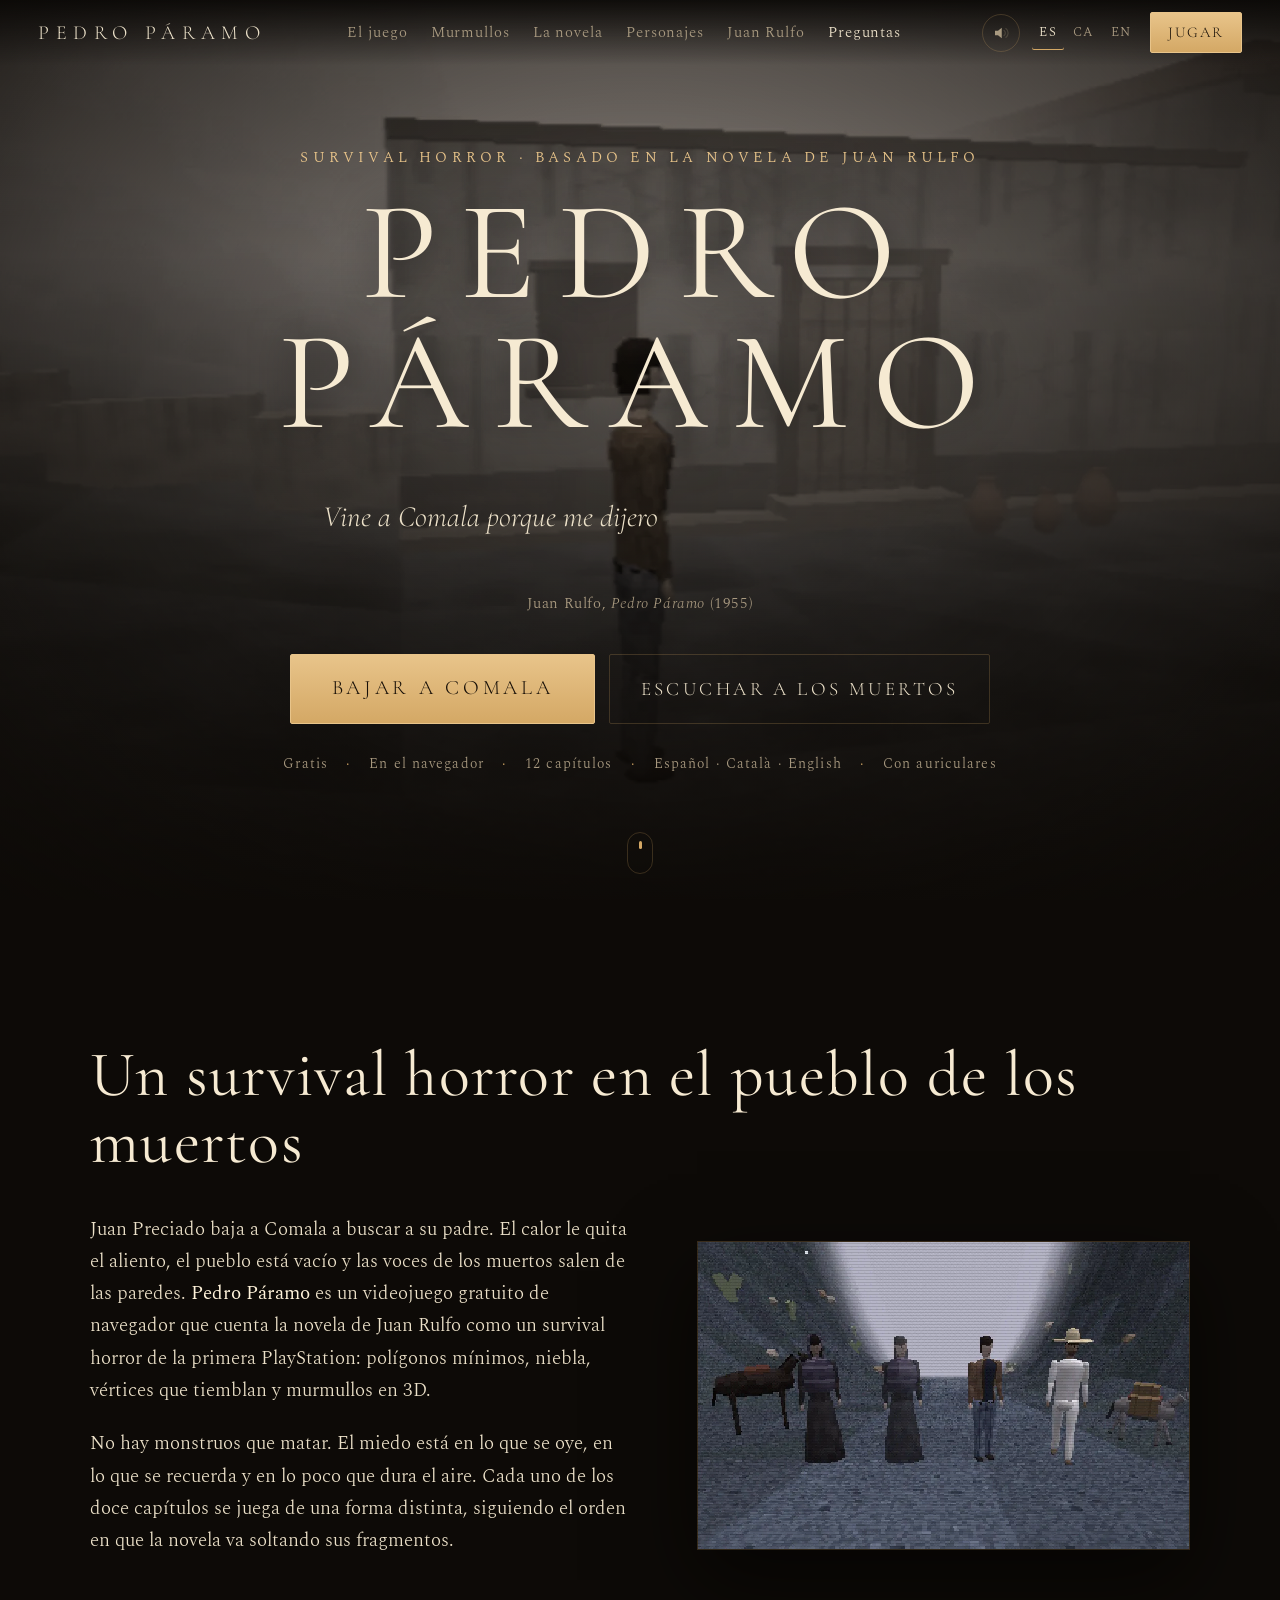
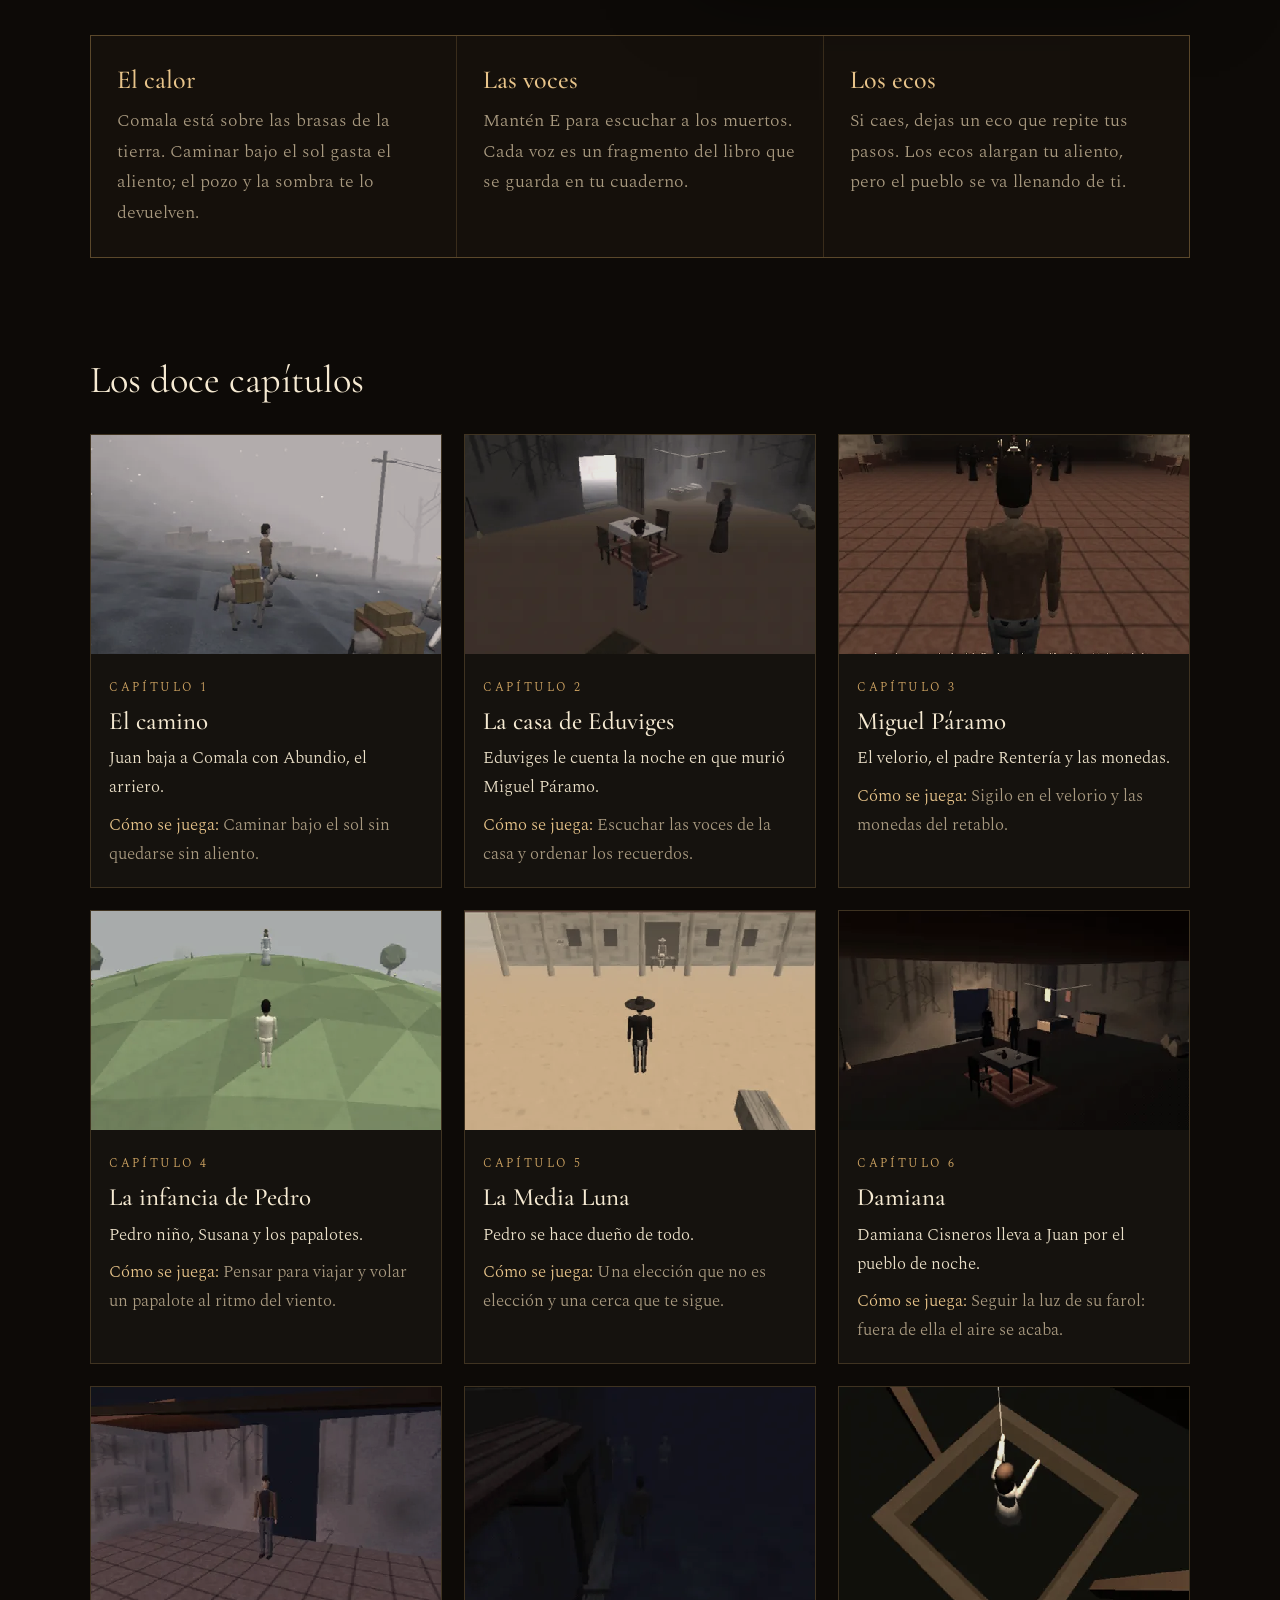
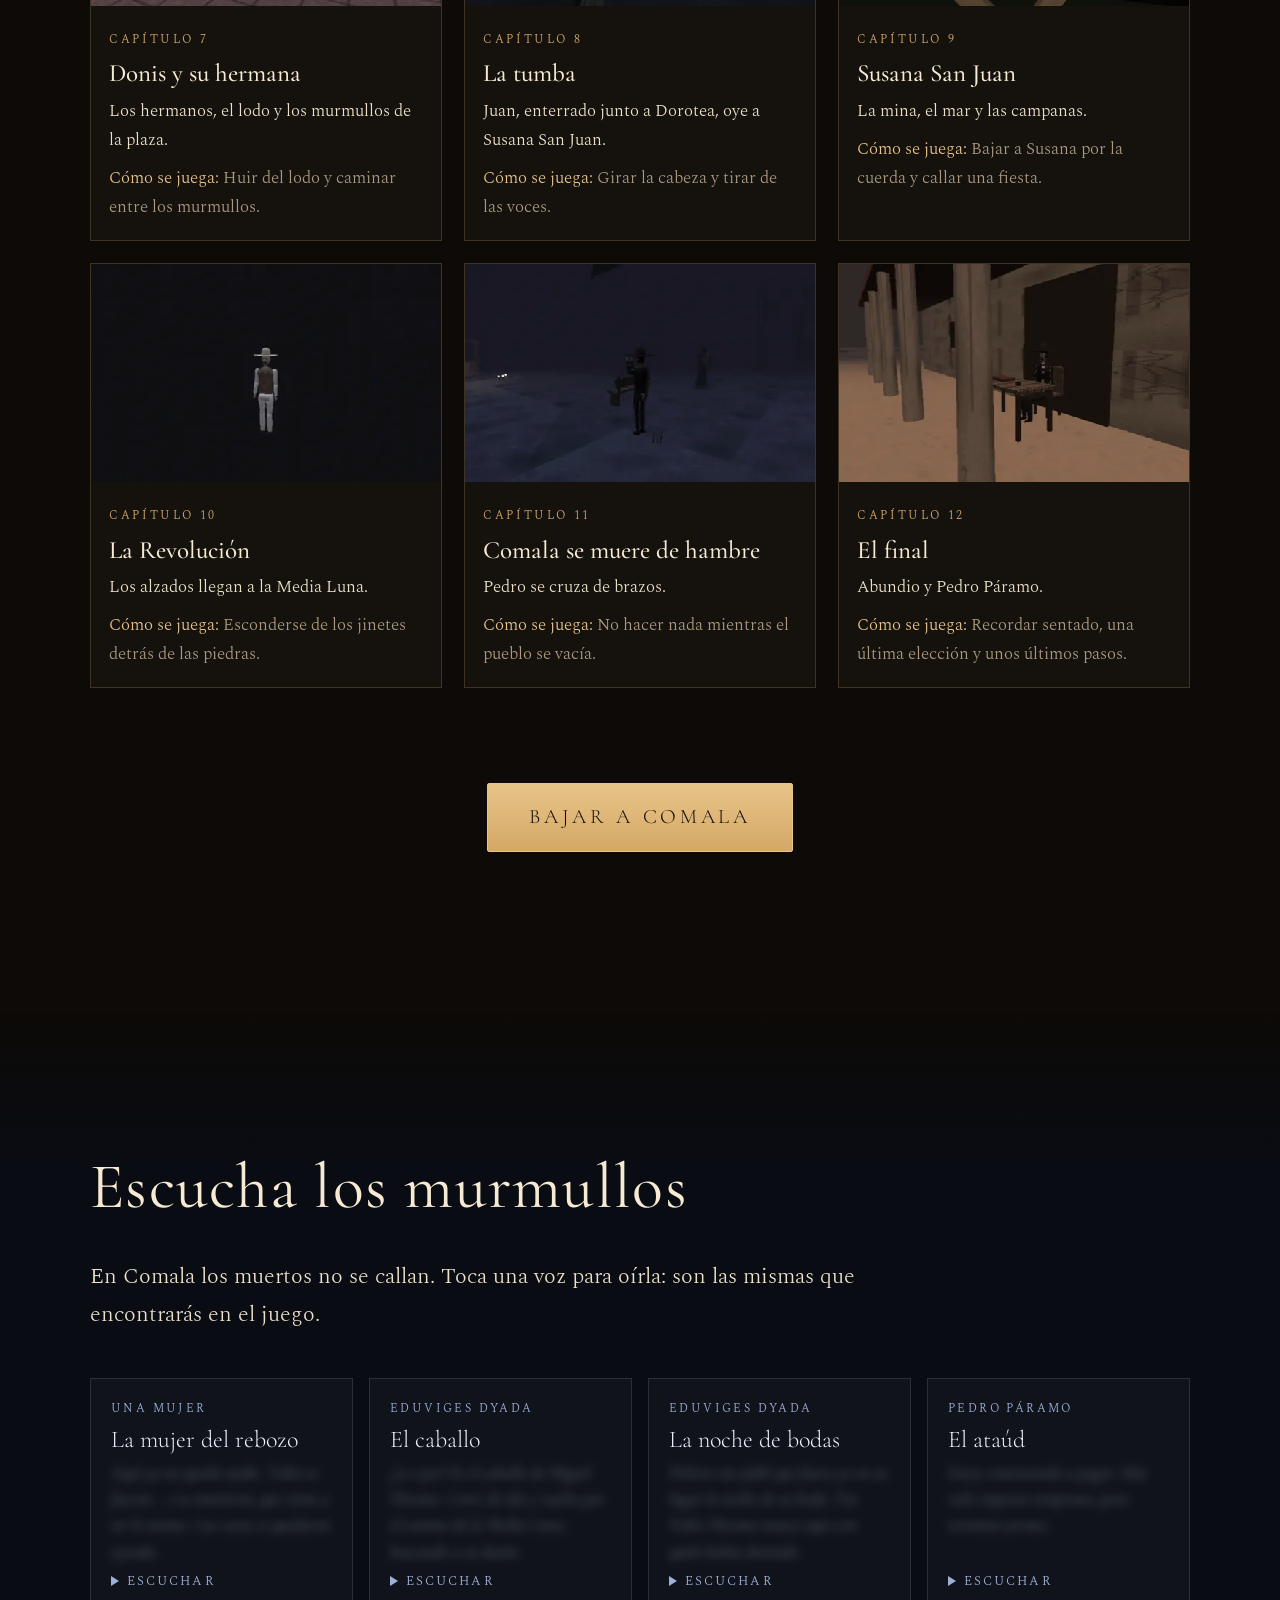
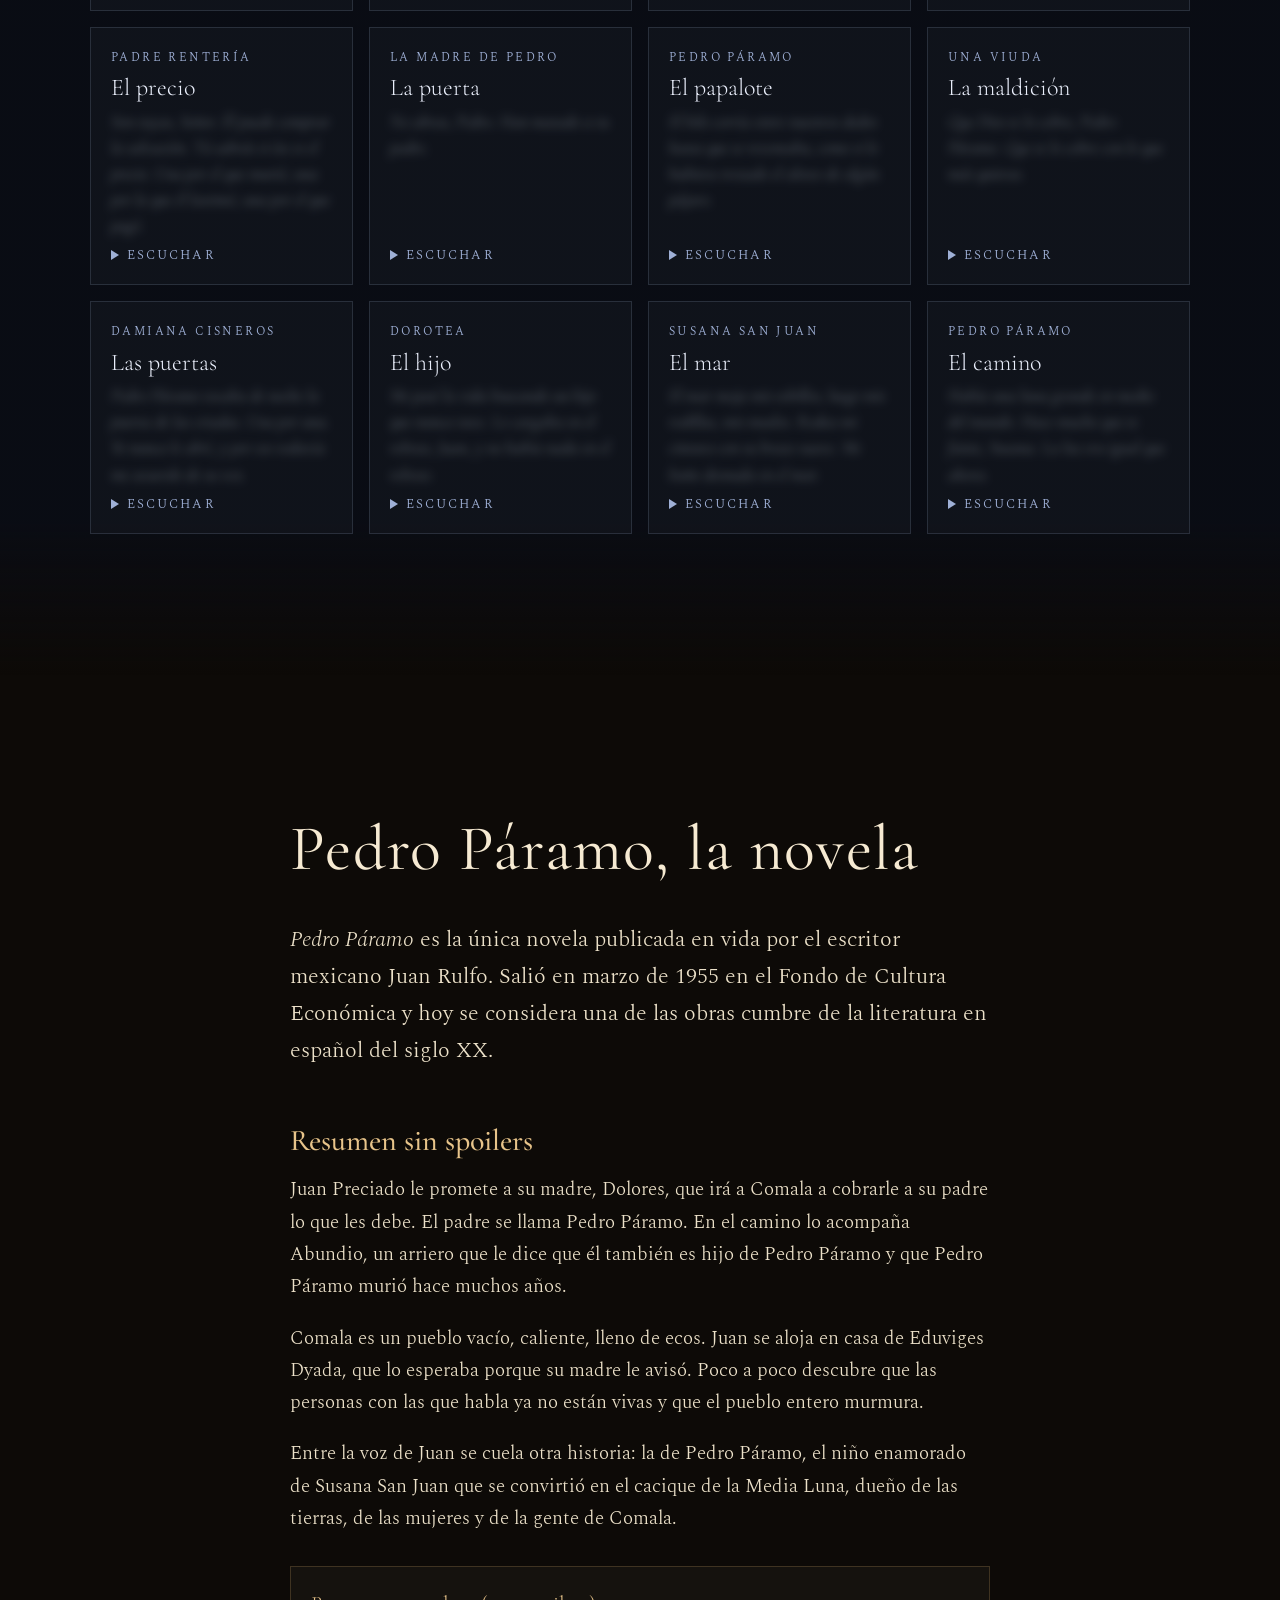
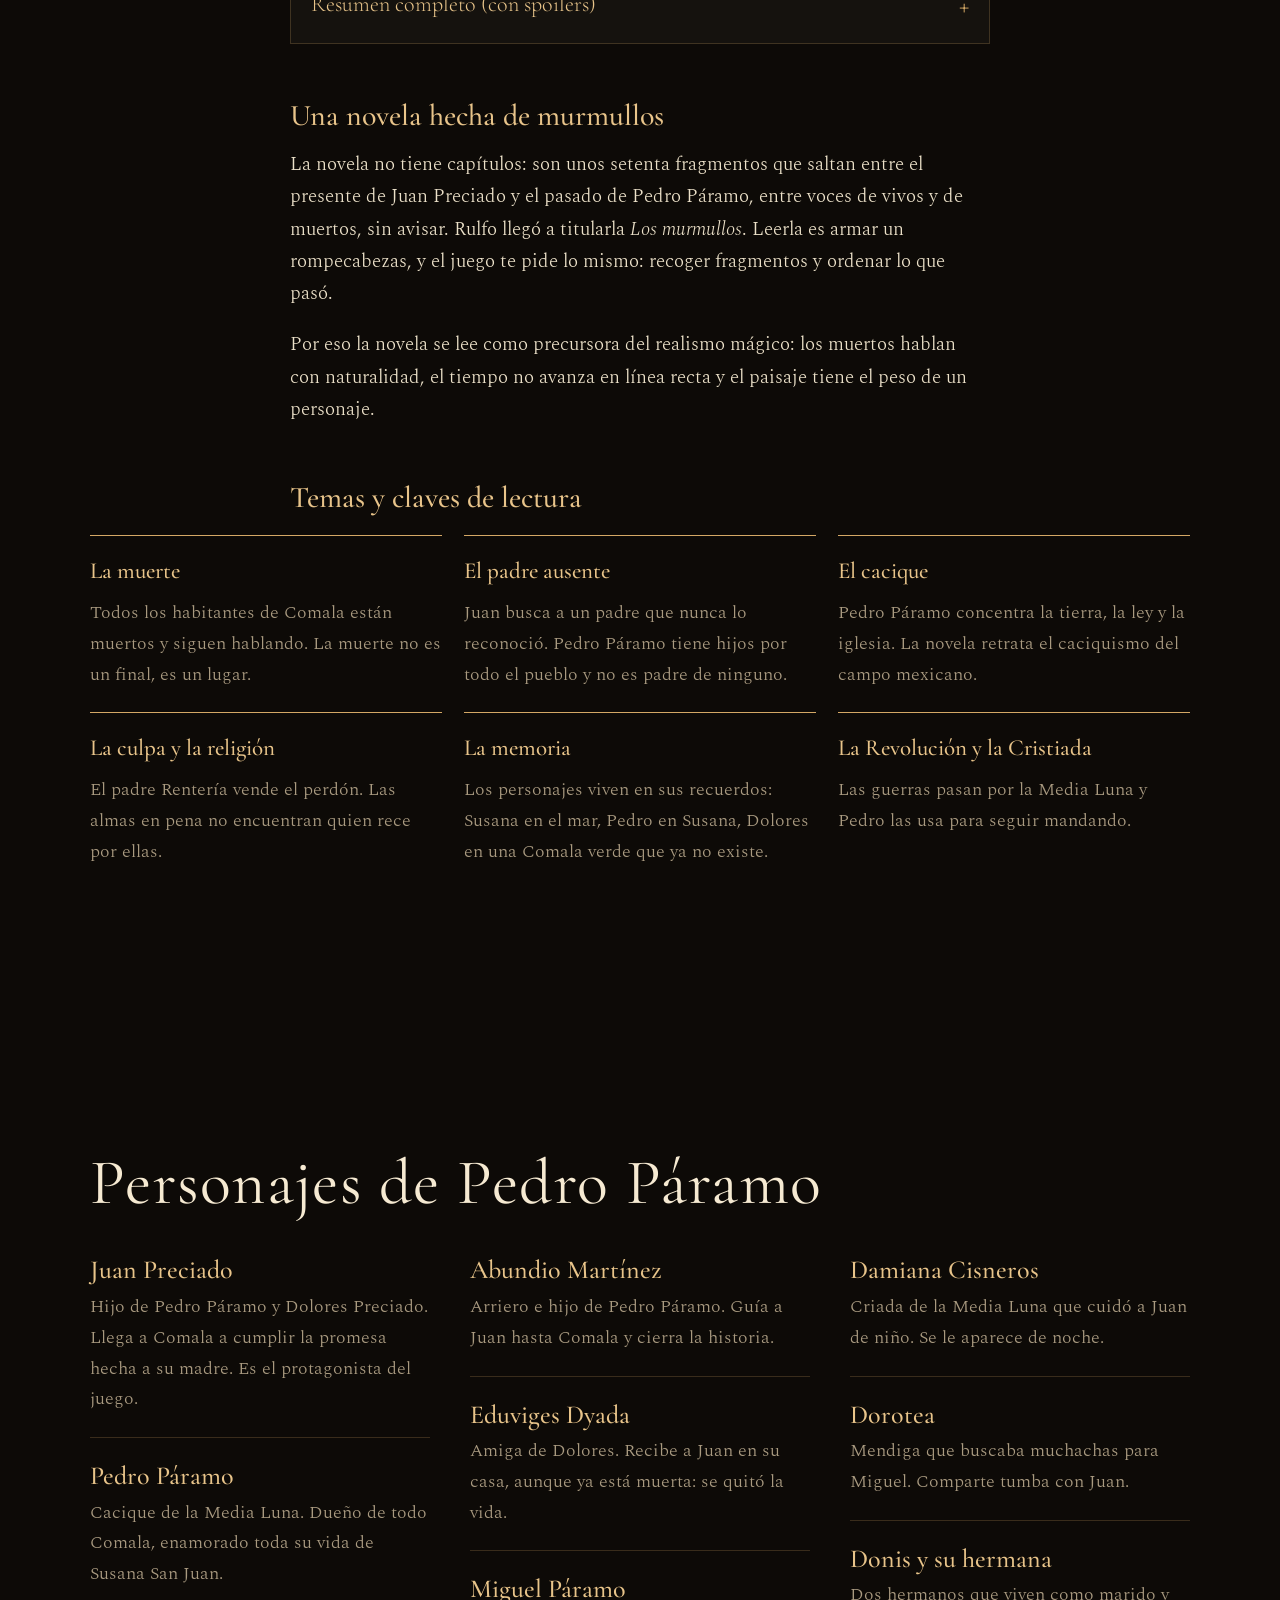
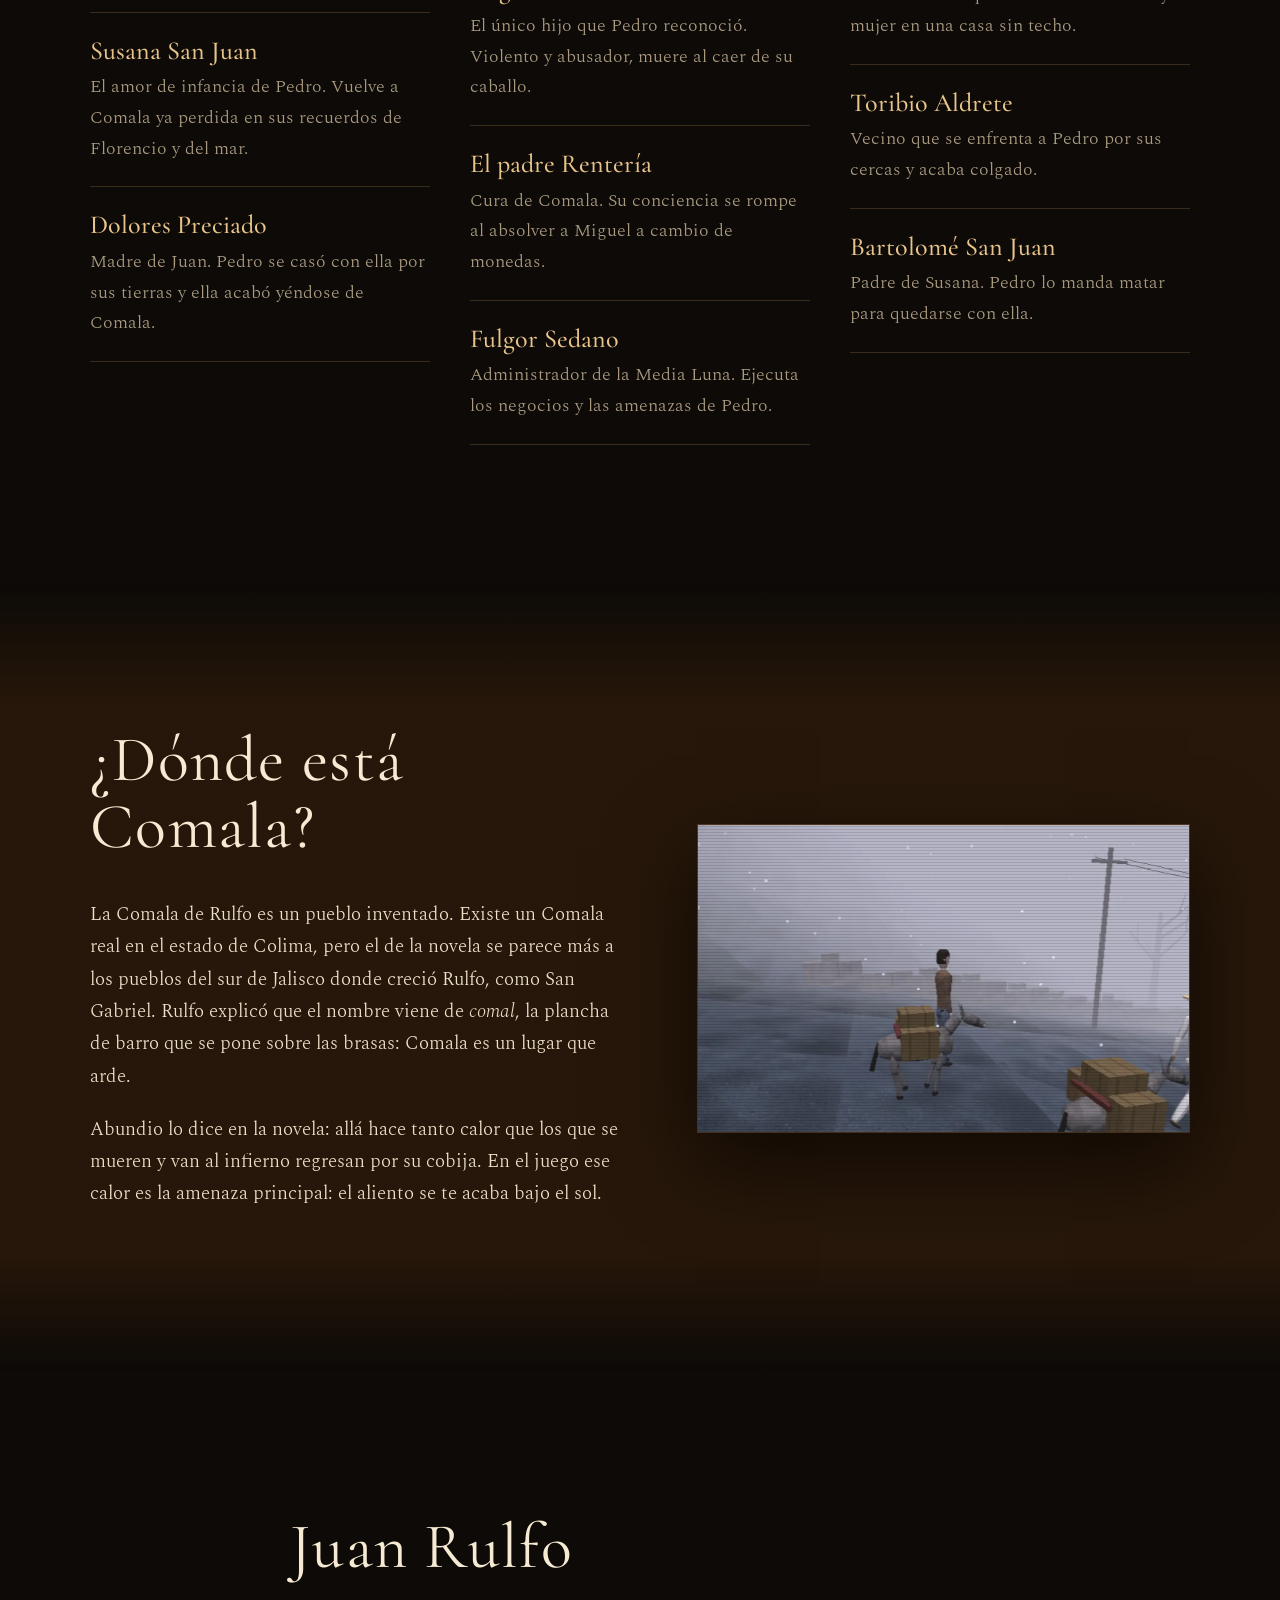
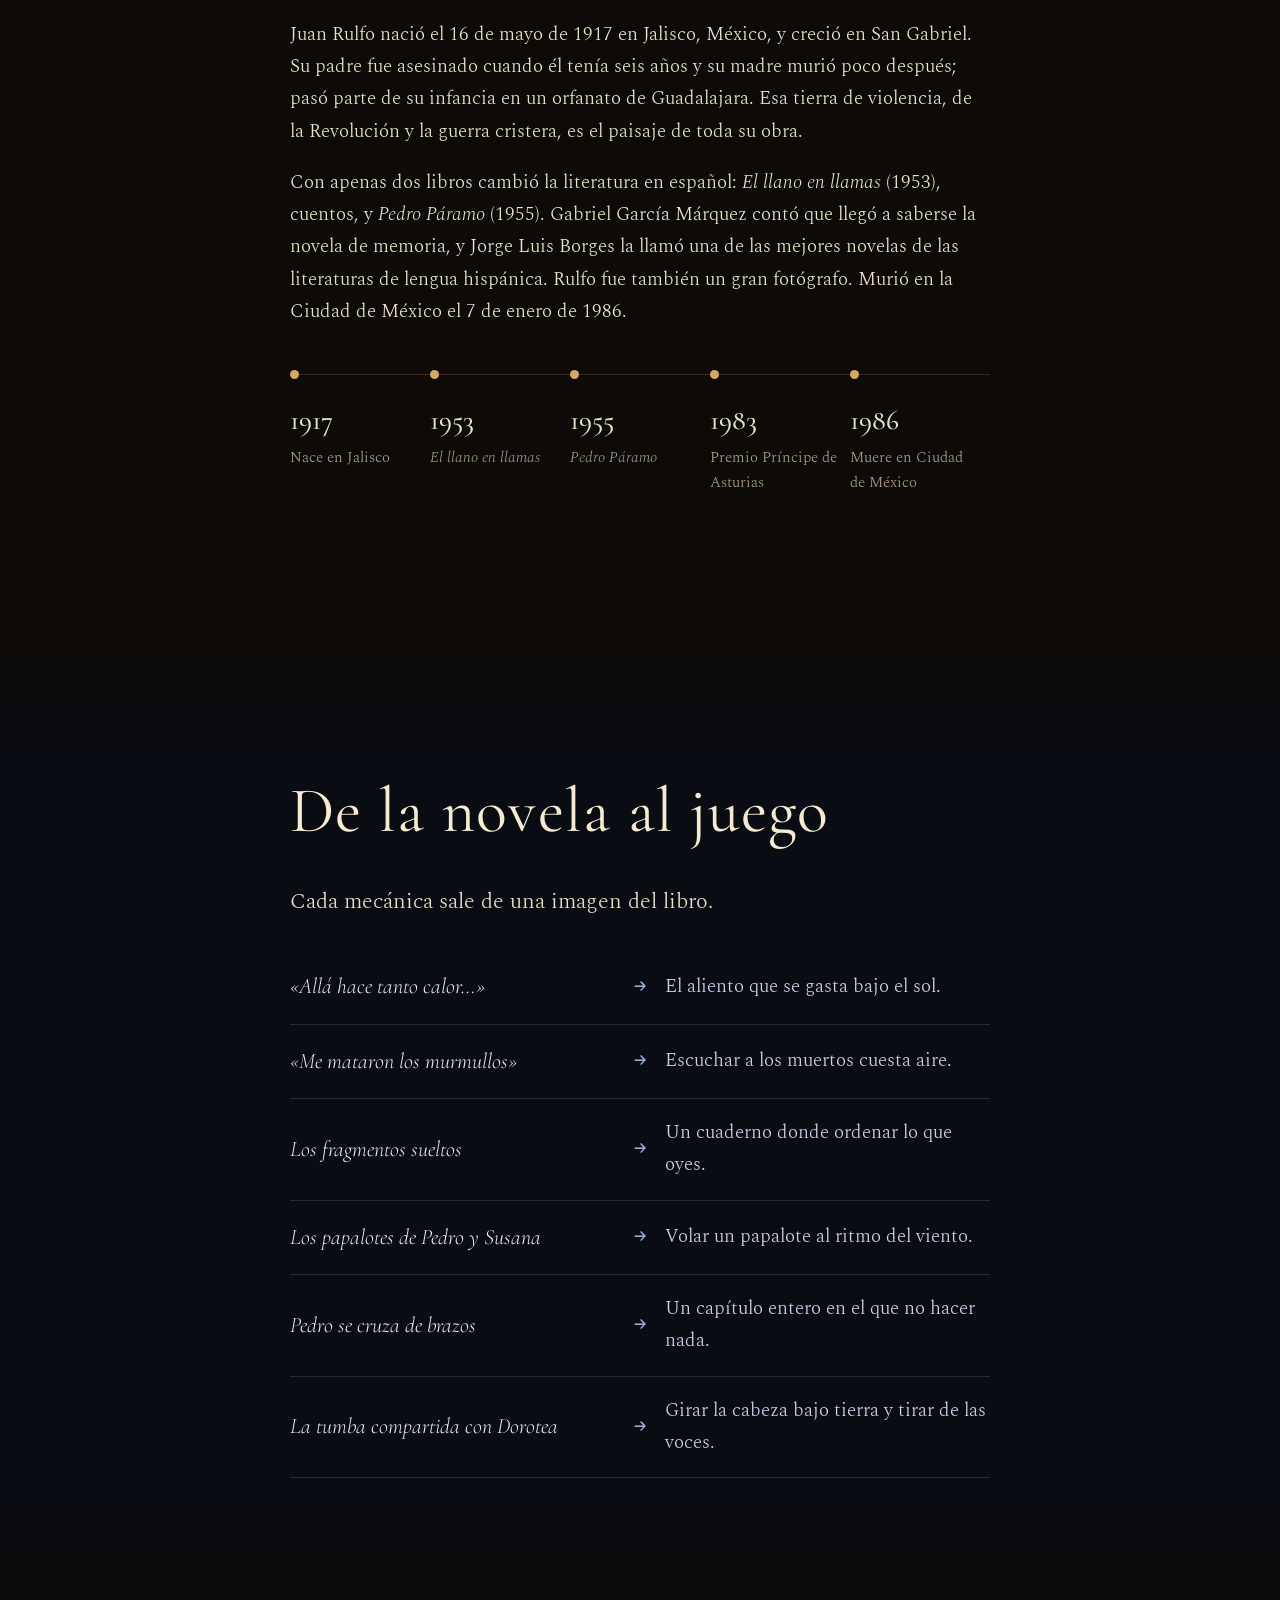
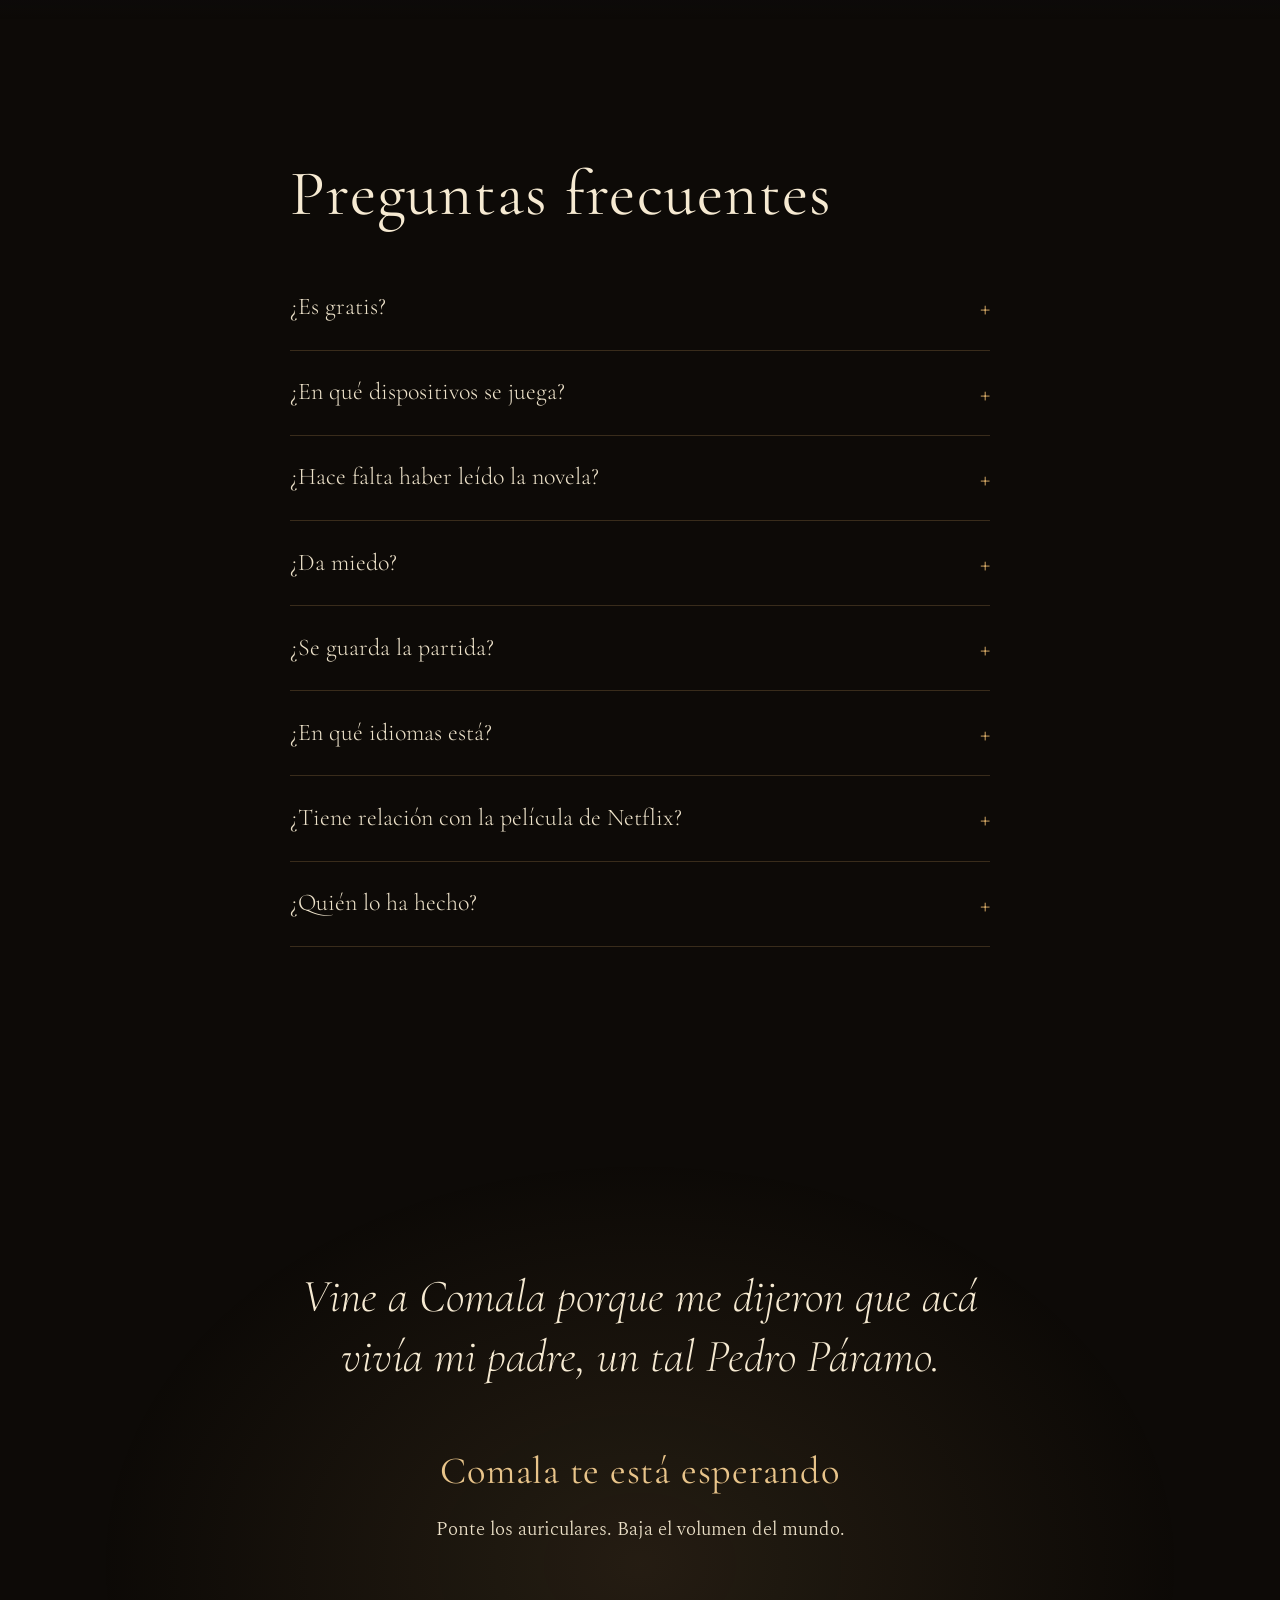
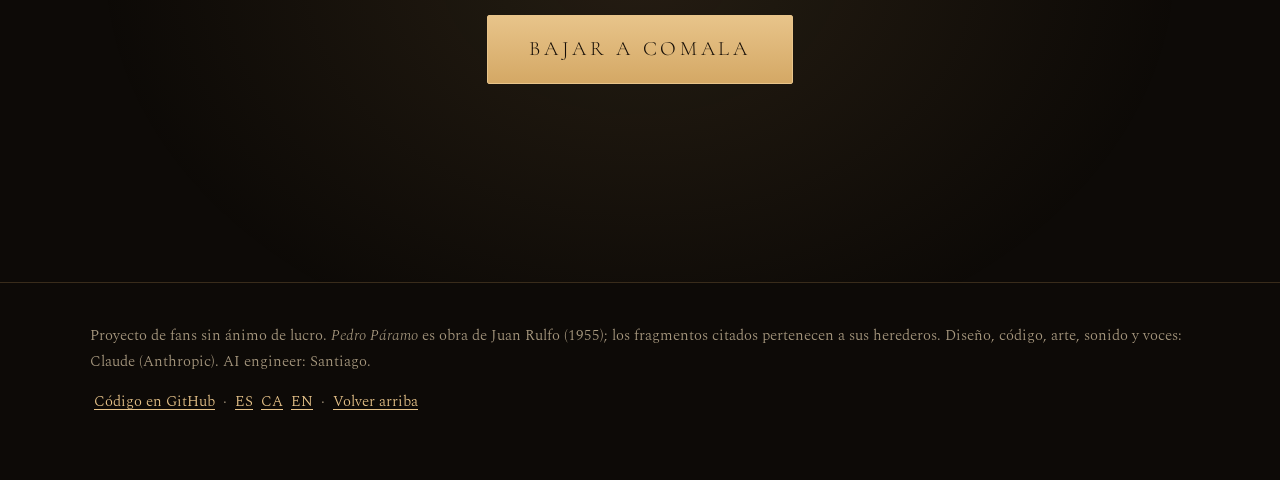
<file: index.html>
<!doctype html>
<html lang="es">
<head>
<meta charset="utf-8">
<meta name="viewport" content="width=device-width,initial-scale=1">
<title>Pedro Páramo, el videojuego · Survival horror gratis basado en la novela de Juan Rulfo</title>
<meta name="description" content="Juega gratis en el navegador a Pedro Páramo, un survival horror de PS1 al estilo de Silent Hill basado en la novela de Juan Rulfo. Además: resumen, personajes, Comala, temas y biografía de Rulfo.">
<meta name="robots" content="index,follow,max-image-preview:large">
<meta name="theme-color" content="#0b0907">
<link rel="canonical" href="https://pedro-paramo.vercel.app/">
<link rel="alternate" hreflang="es" href="https://pedro-paramo.vercel.app/">
<link rel="alternate" hreflang="ca" href="https://pedro-paramo.vercel.app/ca/">
<link rel="alternate" hreflang="en" href="https://pedro-paramo.vercel.app/en/">
<link rel="alternate" hreflang="x-default" href="https://pedro-paramo.vercel.app/">
<link rel="icon" href="/favicon.svg" type="image/svg+xml">
<link rel="apple-touch-icon" href="/apple-touch-icon.png">
<link rel="preconnect" href="https://fonts.googleapis.com">
<link rel="preconnect" href="https://fonts.gstatic.com" crossorigin>
<link rel="stylesheet" href="https://fonts.googleapis.com/css2?family=Cormorant+Garamond:ital,wght@0,400;0,500;1,400&family=Spectral:ital,wght@0,300;0,400;1,300&display=swap">
<link rel="stylesheet" href="/web/estilo.css">
<link rel="preload" as="image" href="/web/img/hero.webp">
<meta property="og:type" content="website">
<meta property="og:site_name" content="Pedro Páramo">
<meta property="og:title" content="Pedro Páramo, el videojuego · Survival horror gratis basado en la novela de Juan Rulfo">
<meta property="og:description" content="Juega gratis en el navegador a Pedro Páramo, un survival horror de PS1 al estilo de Silent Hill basado en la novela de Juan Rulfo. Además: resumen, personajes, Comala, temas y biografía de Rulfo.">
<meta property="og:url" content="https://pedro-paramo.vercel.app/">
<meta property="og:image" content="https://pedro-paramo.vercel.app/og.jpg">
<meta property="og:image:width" content="1200">
<meta property="og:image:height" content="630">
<meta property="og:image:alt" content="Juan Preciado ante una casa de Comala entre la niebla">
<meta property="og:locale" content="es_ES">
<meta property="og:locale:alternate" content="ca_ES">
<meta property="og:locale:alternate" content="en_US">
<meta name="twitter:card" content="summary_large_image">
<meta name="twitter:title" content="Pedro Páramo, el videojuego · Survival horror gratis basado en la novela de Juan Rulfo">
<meta name="twitter:description" content="Juega gratis en el navegador a Pedro Páramo, un survival horror de PS1 al estilo de Silent Hill basado en la novela de Juan Rulfo. Además: resumen, personajes, Comala, temas y biografía de Rulfo.">
<meta name="twitter:image" content="https://pedro-paramo.vercel.app/og.jpg">
<script type="application/ld+json">{"@context":"https://schema.org","@graph":[{"@type":["VideoGame","SoftwareApplication"],"@id":"https://pedro-paramo.vercel.app/#juego","name":"Pedro Páramo","description":"Juega gratis en el navegador a Pedro Páramo, un survival horror de PS1 al estilo de Silent Hill basado en la novela de Juan Rulfo. Además: resumen, personajes, Comala, temas y biografía de Rulfo.","url":"https://pedro-paramo.vercel.app/","image":"https://pedro-paramo.vercel.app/og.jpg","screenshot":["https://pedro-paramo.vercel.app/web/img/c01.webp","https://pedro-paramo.vercel.app/web/img/c02.webp","https://pedro-paramo.vercel.app/web/img/c03.webp","https://pedro-paramo.vercel.app/web/img/c04.webp","https://pedro-paramo.vercel.app/web/img/c05.webp","https://pedro-paramo.vercel.app/web/img/c06.webp"],"genre":["Survival horror","Adventure"],"applicationCategory":"GameApplication","gamePlatform":"Web browser","operatingSystem":"Windows, macOS, Linux","playMode":"SinglePlayer","inLanguage":["es","ca","en"],"isAccessibleForFree":true,"offers":{"@type":"Offer","price":"0","priceCurrency":"EUR","availability":"https://schema.org/InStock","url":"https://pedro-paramo.vercel.app/jugar"},"softwareVersion":"1.0-beta","datePublished":"2026-10-06","author":[{"@type":"Organization","name":"Claude (Anthropic)"},{"@type":"Person","name":"Santiago","url":"https://github.com/yeagob"}],"isBasedOn":{"@id":"https://pedro-paramo.vercel.app/#novela"},"sameAs":["https://github.com/yeagob/pedro-paramo"]},{"@type":"Book","@id":"https://pedro-paramo.vercel.app/#novela","name":"Pedro Páramo","author":{"@type":"Person","name":"Juan Rulfo","birthDate":"1917-05-16","deathDate":"1986-01-07"},"datePublished":"1955","inLanguage":"es","genre":"Novela"},{"@type":"FAQPage","mainEntity":[{"@type":"Question","name":"¿Es gratis?","acceptedAnswer":{"@type":"Answer","text":"Sí. Se juega gratis en el navegador, sin anuncios, sin registro y sin descargar nada."}},{"@type":"Question","name":"¿En qué dispositivos se juega?","acceptedAnswer":{"@type":"Answer","text":"En un ordenador con teclado y ratón (Windows, macOS o Linux) y un navegador actual como Chrome, Firefox, Edge o Safari. En el móvil puedes leer esta página, pero el juego necesita teclado."}},{"@type":"Question","name":"¿Hace falta haber leído la novela?","acceptedAnswer":{"@type":"Answer","text":"No. El juego cuenta la historia desde el principio. Si la has leído, reconocerás las voces y encontrarás guiños; si no, puede ser una buena puerta de entrada."}},{"@type":"Question","name":"¿Da miedo?","acceptedAnswer":{"@type":"Answer","text":"Es un survival horror de atmósfera, al estilo de los juegos de terror de PlayStation de finales de los noventa: niebla, silencio y voces. No hay sustos baratos ni violencia explícita."}},{"@type":"Question","name":"¿Se guarda la partida?","acceptedAnswer":{"@type":"Answer","text":"Sí. Se guarda sola en tu navegador al empezar cada capítulo y puedes continuar desde la pantalla de título."}},{"@type":"Question","name":"¿En qué idiomas está?","acceptedAnswer":{"@type":"Answer","text":"En español, catalán e inglés, con voces en los tres idiomas."}},{"@type":"Question","name":"¿Tiene relación con la película de Netflix?","acceptedAnswer":{"@type":"Answer","text":"No. La película Pedro Páramo (2024) de Rodrigo Prieto y este juego son adaptaciones independientes de la misma novela."}},{"@type":"Question","name":"¿Quién lo ha hecho?","acceptedAnswer":{"@type":"Answer","text":"El diseño, el código, el arte, el sonido y las voces son obra de Claude, una IA de Anthropic. Santiago hizo de puente como AI engineer. Es un proyecto de fans sin ánimo de lucro y su código es abierto."}}]}]}</script>
<script>{const q=new URLSearchParams(location.search),l=q.get('lang');if(q.has('admin')||location.hash.startsWith('#m-'))location.replace('/jugar'+location.search+location.hash);else if(location.pathname==='/'&&(l==='ca'||l==='en'))location.replace('/'+l+'/')}</script>
</head>
<body>
<a class="skip" href="#contenido">Saltar al contenido</a>
<canvas id="fog" aria-hidden="true"></canvas>
<header class="bar">
<a class="brand" href="/">Pedro Páramo</a>
<nav aria-label="Secciones"><ul><li><a href="#juego">El juego</a></li><li><a href="#murmullos">Murmullos</a></li><li><a href="#novela">La novela</a></li><li><a href="#personajes">Personajes</a></li><li><a href="#rulfo">Juan Rulfo</a></li><li><a href="#preguntas">Preguntas</a></li></ul></nav>
<div class="tools">
<button id="snd" class="icon" type="button" aria-pressed="false" data-on="Activar el murmullo de fondo" data-off="Silenciar el murmullo de fondo" aria-label="Activar el murmullo de fondo" title="Activar el murmullo de fondo"><svg viewBox="0 0 24 24" aria-hidden="true"><path d="M4 9h4l5-4v14l-5-4H4z" fill="currentColor"/><path class="w" d="M16 8.5c1.2 1 1.8 2.2 1.8 3.5s-.6 2.5-1.8 3.5M18.5 6c2 1.6 3 3.6 3 6s-1 4.4-3 6" fill="none" stroke="currentColor" stroke-width="1.6" stroke-linecap="round"/></svg></button>
<div class="langs" role="group" aria-label="Idioma"><a href="/" hreflang="es" lang="es" aria-current="page">ES</a><a href="/ca/" hreflang="ca" lang="ca">CA</a><a href="/en/" hreflang="en" lang="en">EN</a></div>
<a class="btn sm" href="/jugar">Jugar</a>
</div>
</header>
<main id="contenido">
<section class="hero" id="inicio">
<div class="hero-bg" aria-hidden="true"><img src="/web/img/hero.webp" alt="" width="1600" height="1000" fetchpriority="high"></div>
<div class="hero-in">
<p class="eyebrow">Survival horror · basado en la novela de Juan Rulfo</p>
<h1><span>Pedro</span> <span>Páramo</span></h1>
<blockquote class="quote"><p id="q" data-text="Vine a Comala porque me dijeron que acá vivía mi padre, un tal Pedro Páramo.">Vine a Comala porque me dijeron que acá vivía mi padre, un tal Pedro Páramo.</p><footer>Juan Rulfo, <cite>Pedro Páramo</cite> (1955)</footer></blockquote>
<div class="ctas"><a class="btn big" href="/jugar">Bajar a Comala</a><a class="btn ghost" href="#murmullos">Escuchar a los muertos</a></div>
<ul class="chips"><li>Gratis</li><li>En el navegador</li><li>12 capítulos</li><li>Español · Català · English</li><li>Con auriculares</li></ul>
<div class="mobile"><p>Pedro Páramo se juega con teclado y ratón. Guárdate el enlace y ábrelo en el ordenador.</p><button class="btn ghost" id="share" type="button" data-done="Enlace copiado">Copiar el enlace</button></div>
</div>
<a class="down" href="#juego" aria-label="El juego"><span></span></a>
</section>
<section id="juego" class="sec">
<div class="wrap">
<h2>Un survival horror en el pueblo de los muertos</h2>
<div class="cols"><div class="prose"><p>Juan Preciado baja a Comala a buscar a su padre. El calor le quita el aliento, el pueblo está vacío y las voces de los muertos salen de las paredes. <strong>Pedro Páramo</strong> es un videojuego gratuito de navegador que cuenta la novela de Juan Rulfo como un survival horror de la primera PlayStation: polígonos mínimos, niebla, vértices que tiemblan y murmullos en 3D.</p><p>No hay monstruos que matar. El miedo está en lo que se oye, en lo que se recuerda y en lo poco que dura el aire. Cada uno de los doce capítulos se juega de una forma distinta, siguiendo el orden en que la novela va soltando sus fragmentos.</p></div><figure class="shot"><img src="/web/img/personajes.webp" alt="Juan Preciado, Abundio y las mujeres de Comala" width="960" height="600" loading="lazy" decoding="async"></figure></div>
<ul class="feats"><li><h3>El calor</h3><p>Comala está sobre las brasas de la tierra. Caminar bajo el sol gasta el aliento; el pozo y la sombra te lo devuelven.</p></li><li><h3>Las voces</h3><p>Mantén E para escuchar a los muertos. Cada voz es un fragmento del libro que se guarda en tu cuaderno.</p></li><li><h3>Los ecos</h3><p>Si caes, dejas un eco que repite tus pasos. Los ecos alargan tu aliento, pero el pueblo se va llenando de ti.</p></li></ul>
<h3 class="sub">Los doce capítulos</h3>
<ol class="chapters"><li class="ch"><figure><img src="/web/img/c01-s.webp" alt="El camino" width="480" height="300" loading="lazy" decoding="async"></figure><div><span class="n">Capítulo 1</span><h3>El camino</h3><p>Juan baja a Comala con Abundio, el arriero.</p><p class="how"><span>Cómo se juega:</span> Caminar bajo el sol sin quedarse sin aliento.</p></div></li><li class="ch"><figure><img src="/web/img/c02-s.webp" alt="La casa de Eduviges" width="480" height="300" loading="lazy" decoding="async"></figure><div><span class="n">Capítulo 2</span><h3>La casa de Eduviges</h3><p>Eduviges le cuenta la noche en que murió Miguel Páramo.</p><p class="how"><span>Cómo se juega:</span> Escuchar las voces de la casa y ordenar los recuerdos.</p></div></li><li class="ch"><figure><img src="/web/img/c03-s.webp" alt="Miguel Páramo" width="480" height="300" loading="lazy" decoding="async"></figure><div><span class="n">Capítulo 3</span><h3>Miguel Páramo</h3><p>El velorio, el padre Rentería y las monedas.</p><p class="how"><span>Cómo se juega:</span> Sigilo en el velorio y las monedas del retablo.</p></div></li><li class="ch"><figure><img src="/web/img/c04-s.webp" alt="La infancia de Pedro" width="480" height="300" loading="lazy" decoding="async"></figure><div><span class="n">Capítulo 4</span><h3>La infancia de Pedro</h3><p>Pedro niño, Susana y los papalotes.</p><p class="how"><span>Cómo se juega:</span> Pensar para viajar y volar un papalote al ritmo del viento.</p></div></li><li class="ch"><figure><img src="/web/img/c05-s.webp" alt="La Media Luna" width="480" height="300" loading="lazy" decoding="async"></figure><div><span class="n">Capítulo 5</span><h3>La Media Luna</h3><p>Pedro se hace dueño de todo.</p><p class="how"><span>Cómo se juega:</span> Una elección que no es elección y una cerca que te sigue.</p></div></li><li class="ch"><figure><img src="/web/img/c06-s.webp" alt="Damiana" width="480" height="300" loading="lazy" decoding="async"></figure><div><span class="n">Capítulo 6</span><h3>Damiana</h3><p>Damiana Cisneros lleva a Juan por el pueblo de noche.</p><p class="how"><span>Cómo se juega:</span> Seguir la luz de su farol: fuera de ella el aire se acaba.</p></div></li><li class="ch"><figure><img src="/web/img/c07-s.webp" alt="Donis y su hermana" width="480" height="300" loading="lazy" decoding="async"></figure><div><span class="n">Capítulo 7</span><h3>Donis y su hermana</h3><p>Los hermanos, el lodo y los murmullos de la plaza.</p><p class="how"><span>Cómo se juega:</span> Huir del lodo y caminar entre los murmullos.</p></div></li><li class="ch"><figure><img src="/web/img/c08-s.webp" alt="La tumba" width="480" height="300" loading="lazy" decoding="async"></figure><div><span class="n">Capítulo 8</span><h3>La tumba</h3><p>Juan, enterrado junto a Dorotea, oye a Susana San Juan.</p><p class="how"><span>Cómo se juega:</span> Girar la cabeza y tirar de las voces.</p></div></li><li class="ch"><figure><img src="/web/img/c09-s.webp" alt="Susana San Juan" width="480" height="300" loading="lazy" decoding="async"></figure><div><span class="n">Capítulo 9</span><h3>Susana San Juan</h3><p>La mina, el mar y las campanas.</p><p class="how"><span>Cómo se juega:</span> Bajar a Susana por la cuerda y callar una fiesta.</p></div></li><li class="ch"><figure><img src="/web/img/c10-s.webp" alt="La Revolución" width="480" height="300" loading="lazy" decoding="async"></figure><div><span class="n">Capítulo 10</span><h3>La Revolución</h3><p>Los alzados llegan a la Media Luna.</p><p class="how"><span>Cómo se juega:</span> Esconderse de los jinetes detrás de las piedras.</p></div></li><li class="ch"><figure><img src="/web/img/c11-s.webp" alt="Comala se muere de hambre" width="480" height="300" loading="lazy" decoding="async"></figure><div><span class="n">Capítulo 11</span><h3>Comala se muere de hambre</h3><p>Pedro se cruza de brazos.</p><p class="how"><span>Cómo se juega:</span> No hacer nada mientras el pueblo se vacía.</p></div></li><li class="ch"><figure><img src="/web/img/c12-s.webp" alt="El final" width="480" height="300" loading="lazy" decoding="async"></figure><div><span class="n">Capítulo 12</span><h3>El final</h3><p>Abundio y Pedro Páramo.</p><p class="how"><span>Cómo se juega:</span> Recordar sentado, una última elección y unos últimos pasos.</p></div></li></ol>
<p class="center"><a class="btn big" href="/jugar">Bajar a Comala</a></p>
</div>
</section>
<section id="murmullos" class="sec night">
<div class="wrap">
<h2>Escucha los murmullos</h2>
<p class="lead">En Comala los muertos no se callan. Toca una voz para oírla: son las mismas que encontrarás en el juego.</p>
<ul class="voices"><li><button class="voice" type="button" data-clip="/audio/es/fr_rebozo.mp3" aria-pressed="false"><span class="who">Una mujer</span><span class="tt">La mujer del rebozo</span><span class="tx">Aquí ya no queda nadie. Todos se fueron... o se murieron, que viene a ser lo mismo. Las casas se quedaron oyendo.</span><span class="pl" data-a="Escuchar" data-b="Parar">Escuchar</span></button></li><li><button class="voice" type="button" data-clip="/audio/es/fr_caballo.mp3" aria-pressed="false"><span class="who">Eduviges Dyada</span><span class="tt">El caballo</span><span class="tx">¿Lo oyes? Es el caballo de Miguel Páramo. Corre de ida y vuelta por el camino de la Media Luna, buscando a su dueño.</span><span class="pl" data-a="Escuchar" data-b="Parar">Escuchar</span></button></li><li><button class="voice" type="button" data-clip="/audio/es/fr_eduviges.mp3" aria-pressed="false"><span class="who">Eduviges Dyada</span><span class="tt">La noche de bodas</span><span class="tx">Dolores me pidió que fuera yo en su lugar la noche de su boda. Fui. Pedro Páramo nunca supo con quién había dormido.</span><span class="pl" data-a="Escuchar" data-b="Parar">Escuchar</span></button></li><li><button class="voice" type="button" data-clip="/audio/es/fr_pedro.mp3" aria-pressed="false"><span class="who">Pedro Páramo</span><span class="tt">El ataúd</span><span class="tx">Estoy comenzando a pagar. Más vale empezar temprano, para terminar pronto.</span><span class="pl" data-a="Escuchar" data-b="Parar">Escuchar</span></button></li><li><button class="voice" type="button" data-clip="/audio/es/fr_renteria.mp3" aria-pressed="false"><span class="who">Padre Rentería</span><span class="tt">El precio</span><span class="tx">Son tuyas, Señor. Él puede comprar la salvación. Tú sabrás si ése es el precio. Una por el que murió, una por la que él lastimó, una por el que pagó.</span><span class="pl" data-a="Escuchar" data-b="Parar">Escuchar</span></button></li><li><button class="voice" type="button" data-clip="/audio/es/fr_madre.mp3" aria-pressed="false"><span class="who">La madre de Pedro</span><span class="tt">La puerta</span><span class="tx">No abras, Pedro. Han matado a tu padre.</span><span class="pl" data-a="Escuchar" data-b="Parar">Escuchar</span></button></li><li><button class="voice" type="button" data-clip="/audio/es/fr_papalote.mp3" aria-pressed="false"><span class="who">Pedro Páramo</span><span class="tt">El papalote</span><span class="tx">El hilo corría entre nuestros dedos hasta que se reventaba, como si lo hubiera trozado el aleteo de algún pájaro.</span><span class="pl" data-a="Escuchar" data-b="Parar">Escuchar</span></button></li><li><button class="voice" type="button" data-clip="/audio/es/fr_v4.mp3" aria-pressed="false"><span class="who">Una viuda</span><span class="tt">La maldición</span><span class="tx">Que Dios te lo cobre, Pedro Páramo. Que te lo cobre con lo que más quieras.</span><span class="pl" data-a="Escuchar" data-b="Parar">Escuchar</span></button></li><li><button class="voice" type="button" data-clip="/audio/es/fr_d2.mp3" aria-pressed="false"><span class="who">Damiana Cisneros</span><span class="tt">Las puertas</span><span class="tx">Pedro Páramo tocaba de noche la puerta de las criadas. Una por una. Yo nunca le abrí, y por eso todavía me acuerdo de su voz.</span><span class="pl" data-a="Escuchar" data-b="Parar">Escuchar</span></button></li><li><button class="voice" type="button" data-clip="/audio/es/fr_do1.mp3" aria-pressed="false"><span class="who">Dorotea</span><span class="tt">El hijo</span><span class="tx">Me pasé la vida buscando un hijo que nunca tuve. Lo cargaba en el rebozo, Juan, y no había nada en el rebozo.</span><span class="pl" data-a="Escuchar" data-b="Parar">Escuchar</span></button></li><li><button class="voice" type="button" data-clip="/audio/es/fr_s1.mp3" aria-pressed="false"><span class="who">Susana San Juan</span><span class="tt">El mar</span><span class="tx">El mar moja mis tobillos, luego mis rodillas, mis muslos. Rodea mi cintura con su brazo suave. Me baño desnuda en el mar.</span><span class="pl" data-a="Escuchar" data-b="Parar">Escuchar</span></button></li><li><button class="voice" type="button" data-clip="/audio/es/fr_pf.mp3" aria-pressed="false"><span class="who">Pedro Páramo</span><span class="tt">El camino</span><span class="tx">Había una luna grande en medio del mundo. Hace mucho que te fuiste, Susana. La luz era igual que ahora.</span><span class="pl" data-a="Escuchar" data-b="Parar">Escuchar</span></button></li></ul>
</div>
</section>
<section id="novela" class="sec">
<div class="wrap narrow">
<h2>Pedro Páramo, la novela</h2>
<p class="lead"><cite>Pedro Páramo</cite> es la única novela publicada en vida por el escritor mexicano Juan Rulfo. Salió en marzo de 1955 en el Fondo de Cultura Económica y hoy se considera una de las obras cumbre de la literatura en español del siglo XX.</p>
<h3>Resumen sin spoilers</h3>
<p>Juan Preciado le promete a su madre, Dolores, que irá a Comala a cobrarle a su padre lo que les debe. El padre se llama Pedro Páramo. En el camino lo acompaña Abundio, un arriero que le dice que él también es hijo de Pedro Páramo y que Pedro Páramo murió hace muchos años.</p><p>Comala es un pueblo vacío, caliente, lleno de ecos. Juan se aloja en casa de Eduviges Dyada, que lo esperaba porque su madre le avisó. Poco a poco descubre que las personas con las que habla ya no están vivas y que el pueblo entero murmura.</p><p>Entre la voz de Juan se cuela otra historia: la de Pedro Páramo, el niño enamorado de Susana San Juan que se convirtió en el cacique de la Media Luna, dueño de las tierras, de las mujeres y de la gente de Comala.</p>
<details class="spoil"><summary>Resumen completo (con spoilers)</summary><p>A Juan Preciado lo matan los murmullos. Despierta enterrado en la misma tumba que Dorotea, una mendiga, y desde ahí los dos escuchan a los muertos del cementerio, entre ellos a Susana San Juan.</p><p>La historia de Pedro Páramo se reconstruye a pedazos. Tras el asesinato de su padre, Pedro se casa con Dolores Preciado para no pagarle sus deudas, manda correr las cercas sobre las tierras de sus vecinos y hace colgar a Toribio Aldrete con la ayuda de su administrador, Fulgor Sedano. Su hijo Miguel Páramo viola y mata a su antojo, hasta que muere al caer de su caballo. El padre Rentería, cuyo hermano murió a manos de Miguel, acepta las monedas de Pedro y lo absuelve.</p><p>Pedro consigue que Susana San Juan vuelva a Comala con su padre, Bartolomé, al que manda matar. Susana ha perdido la razón y vive en el recuerdo de Florencio, su marido muerto, y del mar. Cuando muere, el pueblo celebra una feria con las campanas que doblan por ella. Pedro jura cruzarse de brazos y deja que Comala se muera de hambre. Durante la Revolución pacta con los alzados para seguir mandando.</p><p>Al final, Abundio, borracho y desesperado por la muerte de su mujer, va a pedirle ayuda y lo apuñala. Pedro Páramo, sentado en su equipal, se desmorona como un montón de piedras.</p></details>
<h3>Una novela hecha de murmullos</h3>
<p>La novela no tiene capítulos: son unos setenta fragmentos que saltan entre el presente de Juan Preciado y el pasado de Pedro Páramo, entre voces de vivos y de muertos, sin avisar. Rulfo llegó a titularla <em>Los murmullos</em>. Leerla es armar un rompecabezas, y el juego te pide lo mismo: recoger fragmentos y ordenar lo que pasó.</p><p>Por eso la novela se lee como precursora del realismo mágico: los muertos hablan con naturalidad, el tiempo no avanza en línea recta y el paisaje tiene el peso de un personaje.</p>
<h3>Temas y claves de lectura</h3>
</div>
<div class="wrap"><ul class="themes"><li><h4>La muerte</h4><p>Todos los habitantes de Comala están muertos y siguen hablando. La muerte no es un final, es un lugar.</p></li><li><h4>El padre ausente</h4><p>Juan busca a un padre que nunca lo reconoció. Pedro Páramo tiene hijos por todo el pueblo y no es padre de ninguno.</p></li><li><h4>El cacique</h4><p>Pedro Páramo concentra la tierra, la ley y la iglesia. La novela retrata el caciquismo del campo mexicano.</p></li><li><h4>La culpa y la religión</h4><p>El padre Rentería vende el perdón. Las almas en pena no encuentran quien rece por ellas.</p></li><li><h4>La memoria</h4><p>Los personajes viven en sus recuerdos: Susana en el mar, Pedro en Susana, Dolores en una Comala verde que ya no existe.</p></li><li><h4>La Revolución y la Cristiada</h4><p>Las guerras pasan por la Media Luna y Pedro las usa para seguir mandando.</p></li></ul></div>
</section>
<section id="personajes" class="sec">
<div class="wrap">
<h2>Personajes de Pedro Páramo</h2>
<ul class="chars"><li><h3>Juan Preciado</h3><p>Hijo de Pedro Páramo y Dolores Preciado. Llega a Comala a cumplir la promesa hecha a su madre. Es el protagonista del juego.</p></li><li><h3>Pedro Páramo</h3><p>Cacique de la Media Luna. Dueño de todo Comala, enamorado toda su vida de Susana San Juan.</p></li><li><h3>Susana San Juan</h3><p>El amor de infancia de Pedro. Vuelve a Comala ya perdida en sus recuerdos de Florencio y del mar.</p></li><li><h3>Dolores Preciado</h3><p>Madre de Juan. Pedro se casó con ella por sus tierras y ella acabó yéndose de Comala.</p></li><li><h3>Abundio Martínez</h3><p>Arriero e hijo de Pedro Páramo. Guía a Juan hasta Comala y cierra la historia.</p></li><li><h3>Eduviges Dyada</h3><p>Amiga de Dolores. Recibe a Juan en su casa, aunque ya está muerta: se quitó la vida.</p></li><li><h3>Miguel Páramo</h3><p>El único hijo que Pedro reconoció. Violento y abusador, muere al caer de su caballo.</p></li><li><h3>El padre Rentería</h3><p>Cura de Comala. Su conciencia se rompe al absolver a Miguel a cambio de monedas.</p></li><li><h3>Fulgor Sedano</h3><p>Administrador de la Media Luna. Ejecuta los negocios y las amenazas de Pedro.</p></li><li><h3>Damiana Cisneros</h3><p>Criada de la Media Luna que cuidó a Juan de niño. Se le aparece de noche.</p></li><li><h3>Dorotea</h3><p>Mendiga que buscaba muchachas para Miguel. Comparte tumba con Juan.</p></li><li><h3>Donis y su hermana</h3><p>Dos hermanos que viven como marido y mujer en una casa sin techo.</p></li><li><h3>Toribio Aldrete</h3><p>Vecino que se enfrenta a Pedro por sus cercas y acaba colgado.</p></li><li><h3>Bartolomé San Juan</h3><p>Padre de Susana. Pedro lo manda matar para quedarse con ella.</p></li></ul>
</div>
</section>
<section id="comala" class="sec heat">
<div class="wrap cols">
<div class="prose"><h2>¿Dónde está Comala?</h2><p>La Comala de Rulfo es un pueblo inventado. Existe un Comala real en el estado de Colima, pero el de la novela se parece más a los pueblos del sur de Jalisco donde creció Rulfo, como San Gabriel. Rulfo explicó que el nombre viene de <em>comal</em>, la plancha de barro que se pone sobre las brasas: Comala es un lugar que arde.</p><p>Abundio lo dice en la novela: allá hace tanto calor que los que se mueren y van al infierno regresan por su cobija. En el juego ese calor es la amenaza principal: el aliento se te acaba bajo el sol.</p></div>
<figure class="shot"><img src="/web/img/c01.webp" alt="El camino" width="960" height="600" loading="lazy" decoding="async"></figure>
</div>
</section>
<section id="rulfo" class="sec">
<div class="wrap narrow">
<h2>Juan Rulfo</h2>
<p>Juan Rulfo nació el 16 de mayo de 1917 en Jalisco, México, y creció en San Gabriel. Su padre fue asesinado cuando él tenía seis años y su madre murió poco después; pasó parte de su infancia en un orfanato de Guadalajara. Esa tierra de violencia, de la Revolución y la guerra cristera, es el paisaje de toda su obra.</p><p>Con apenas dos libros cambió la literatura en español: <cite>El llano en llamas</cite> (1953), cuentos, y <cite>Pedro Páramo</cite> (1955). Gabriel García Márquez contó que llegó a saberse la novela de memoria, y Jorge Luis Borges la llamó una de las mejores novelas de las literaturas de lengua hispánica. Rulfo fue también un gran fotógrafo. Murió en la Ciudad de México el 7 de enero de 1986.</p>
<ol class="timeline"><li><b>1917</b><span>Nace en Jalisco</span></li><li><b>1953</b><span><cite>El llano en llamas</cite></span></li><li><b>1955</b><span><cite>Pedro Páramo</cite></span></li><li><b>1983</b><span>Premio Príncipe de Asturias</span></li><li><b>1986</b><span>Muere en Ciudad de México</span></li></ol>
</div>
</section>
<section id="adaptacion" class="sec night">
<div class="wrap narrow">
<h2>De la novela al juego</h2>
<p class="lead">Cada mecánica sale de una imagen del libro.</p>
<ul class="adapt"><li><span class="from">«Allá hace tanto calor…»</span><span class="to">El aliento que se gasta bajo el sol.</span></li><li><span class="from">«Me mataron los murmullos»</span><span class="to">Escuchar a los muertos cuesta aire.</span></li><li><span class="from">Los fragmentos sueltos</span><span class="to">Un cuaderno donde ordenar lo que oyes.</span></li><li><span class="from">Los papalotes de Pedro y Susana</span><span class="to">Volar un papalote al ritmo del viento.</span></li><li><span class="from">Pedro se cruza de brazos</span><span class="to">Un capítulo entero en el que no hacer nada.</span></li><li><span class="from">La tumba compartida con Dorotea</span><span class="to">Girar la cabeza bajo tierra y tirar de las voces.</span></li></ul>
</div>
</section>
<section id="preguntas" class="sec">
<div class="wrap narrow">
<h2>Preguntas frecuentes</h2>
<div class="faq"><details><summary>¿Es gratis?</summary><p>Sí. Se juega gratis en el navegador, sin anuncios, sin registro y sin descargar nada.</p></details><details><summary>¿En qué dispositivos se juega?</summary><p>En un ordenador con teclado y ratón (Windows, macOS o Linux) y un navegador actual como Chrome, Firefox, Edge o Safari. En el móvil puedes leer esta página, pero el juego necesita teclado.</p></details><details><summary>¿Hace falta haber leído la novela?</summary><p>No. El juego cuenta la historia desde el principio. Si la has leído, reconocerás las voces y encontrarás guiños; si no, puede ser una buena puerta de entrada.</p></details><details><summary>¿Da miedo?</summary><p>Es un survival horror de atmósfera, al estilo de los juegos de terror de PlayStation de finales de los noventa: niebla, silencio y voces. No hay sustos baratos ni violencia explícita.</p></details><details><summary>¿Se guarda la partida?</summary><p>Sí. Se guarda sola en tu navegador al empezar cada capítulo y puedes continuar desde la pantalla de título.</p></details><details><summary>¿En qué idiomas está?</summary><p>En español, catalán e inglés, con voces en los tres idiomas.</p></details><details><summary>¿Tiene relación con la película de Netflix?</summary><p>No. La película <cite>Pedro Páramo</cite> (2024) de Rodrigo Prieto y este juego son adaptaciones independientes de la misma novela.</p></details><details><summary>¿Quién lo ha hecho?</summary><p>El diseño, el código, el arte, el sonido y las voces son obra de Claude, una IA de Anthropic. Santiago hizo de puente como AI engineer. Es un proyecto de fans sin ánimo de lucro y su código es abierto.</p></details></div>
</div>
</section>
<section class="final">
<div class="wrap narrow center">
<p class="big-quote">Vine a Comala porque me dijeron que acá vivía mi padre, un tal Pedro Páramo.</p>
<h2>Comala te está esperando</h2>
<p>Ponte los auriculares. Baja el volumen del mundo.</p>
<p><a class="btn big" href="/jugar">Bajar a Comala</a></p>
</div>
</section>
</main>
<footer class="foot">
<div class="wrap">
<p>Proyecto de fans sin ánimo de lucro. <cite>Pedro Páramo</cite> es obra de Juan Rulfo (1955); los fragmentos citados pertenecen a sus herederos. Diseño, código, arte, sonido y voces: Claude (Anthropic). AI engineer: Santiago.</p>
<p class="links"><a href="https://github.com/yeagob/pedro-paramo">Código en GitHub</a> · <a href="/" hreflang="es" lang="es" aria-current="page">ES</a><a href="/ca/" hreflang="ca" lang="ca">CA</a><a href="/en/" hreflang="en" lang="en">EN</a> · <a href="#inicio">Volver arriba</a></p>
</div>
</footer>
<script src="/web/web.js" defer></script>
</body>
</html>
</file>
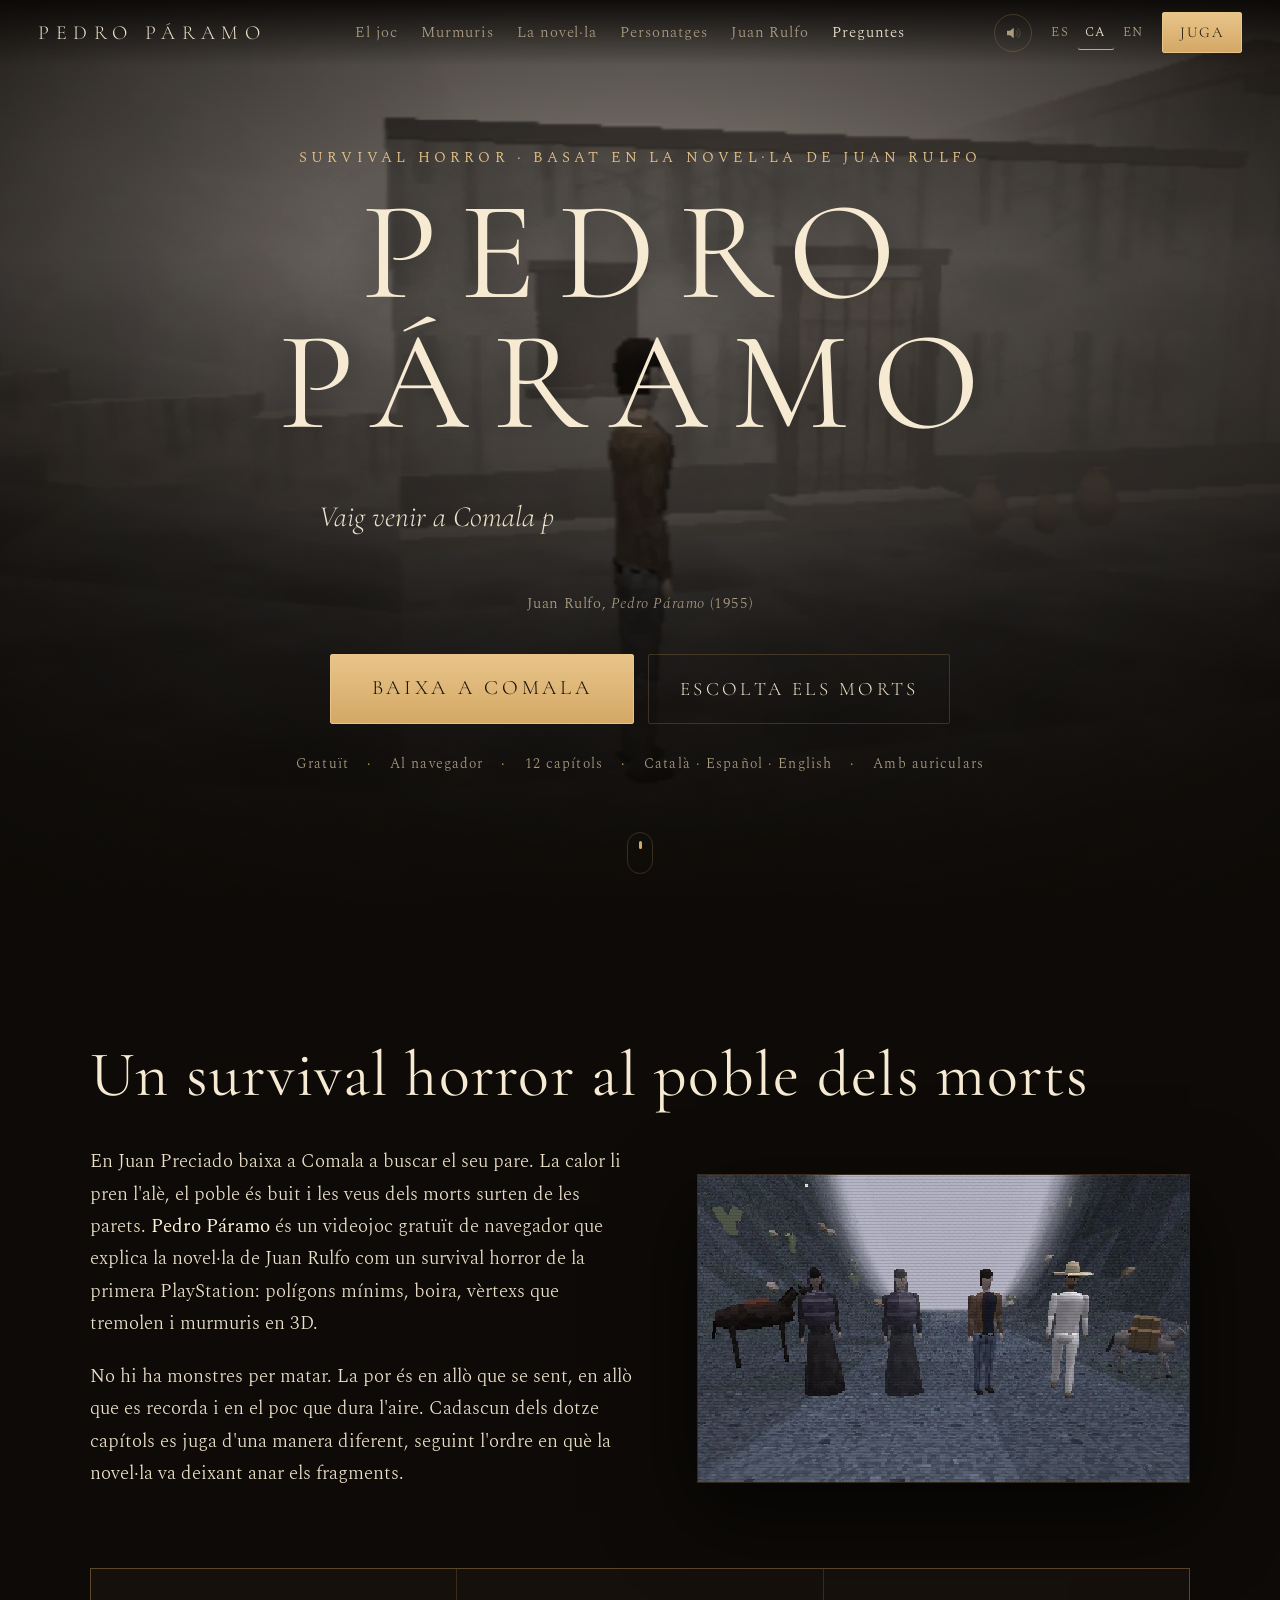
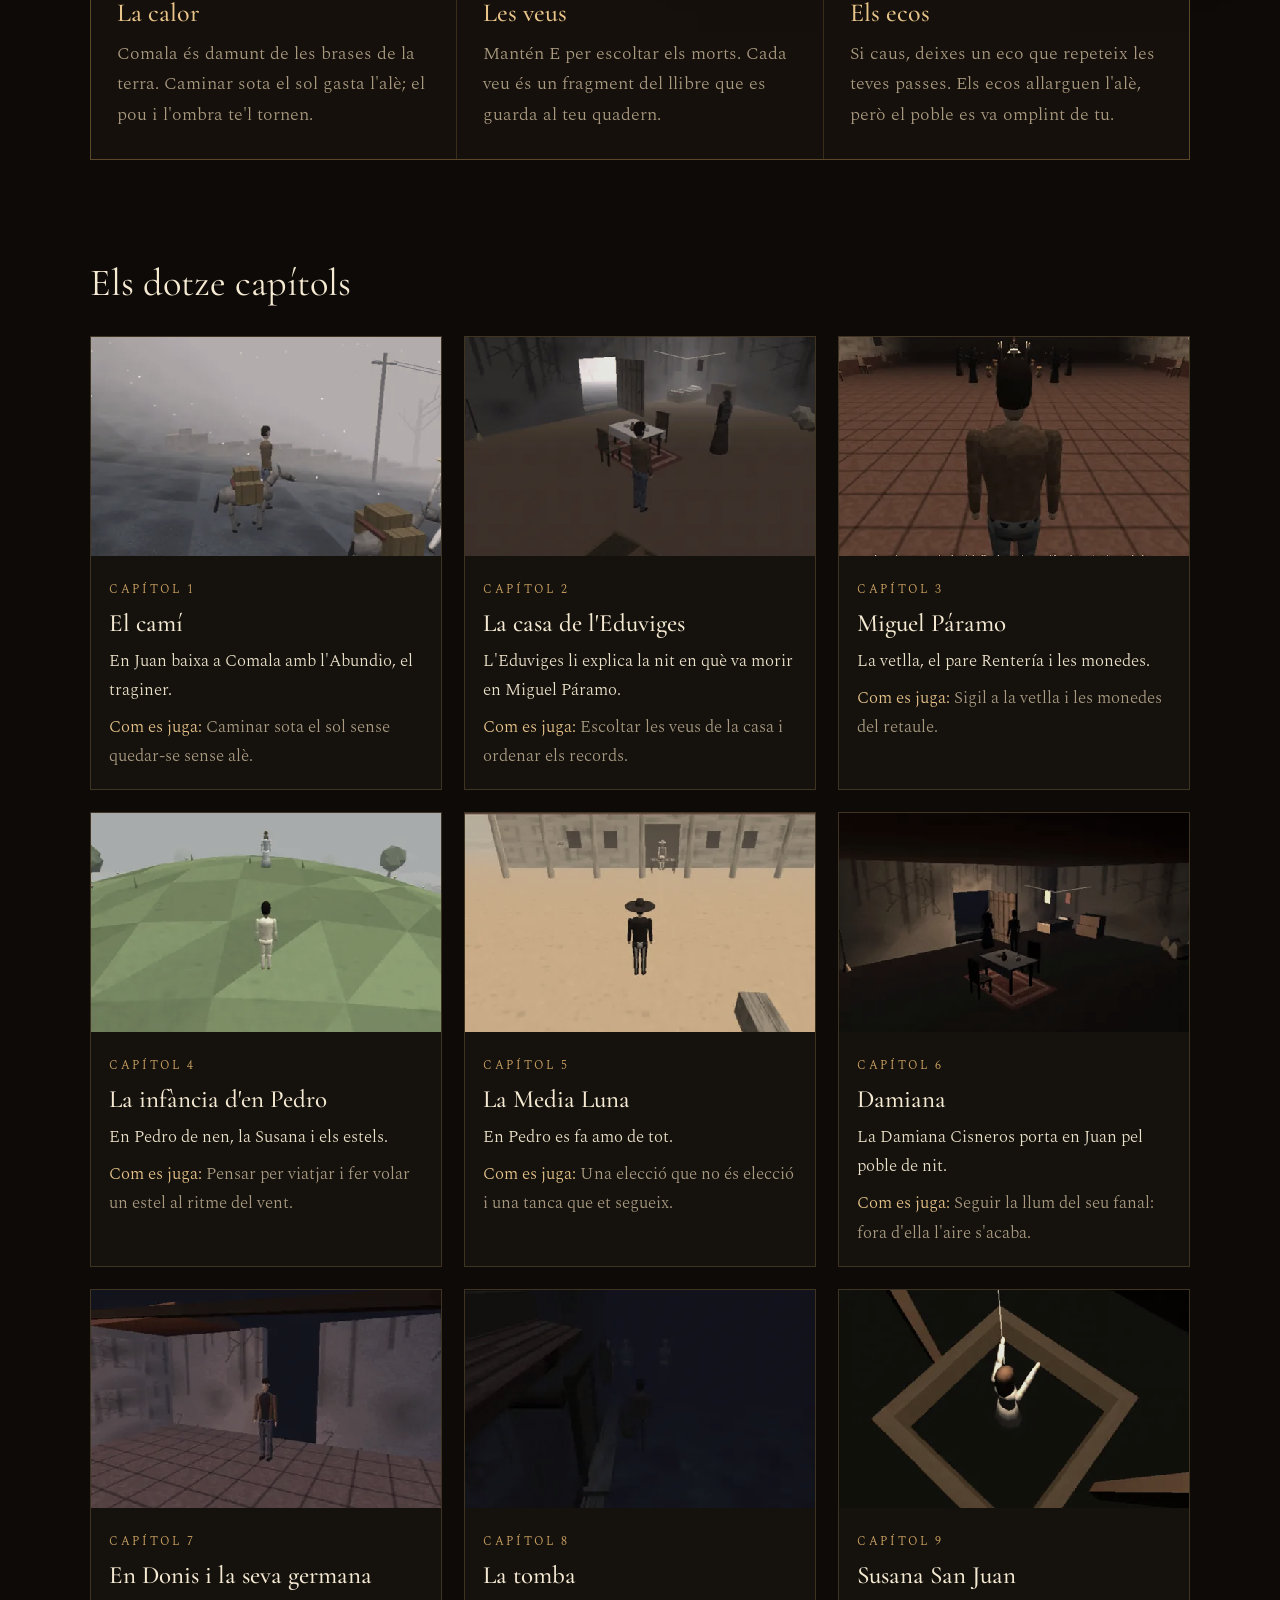
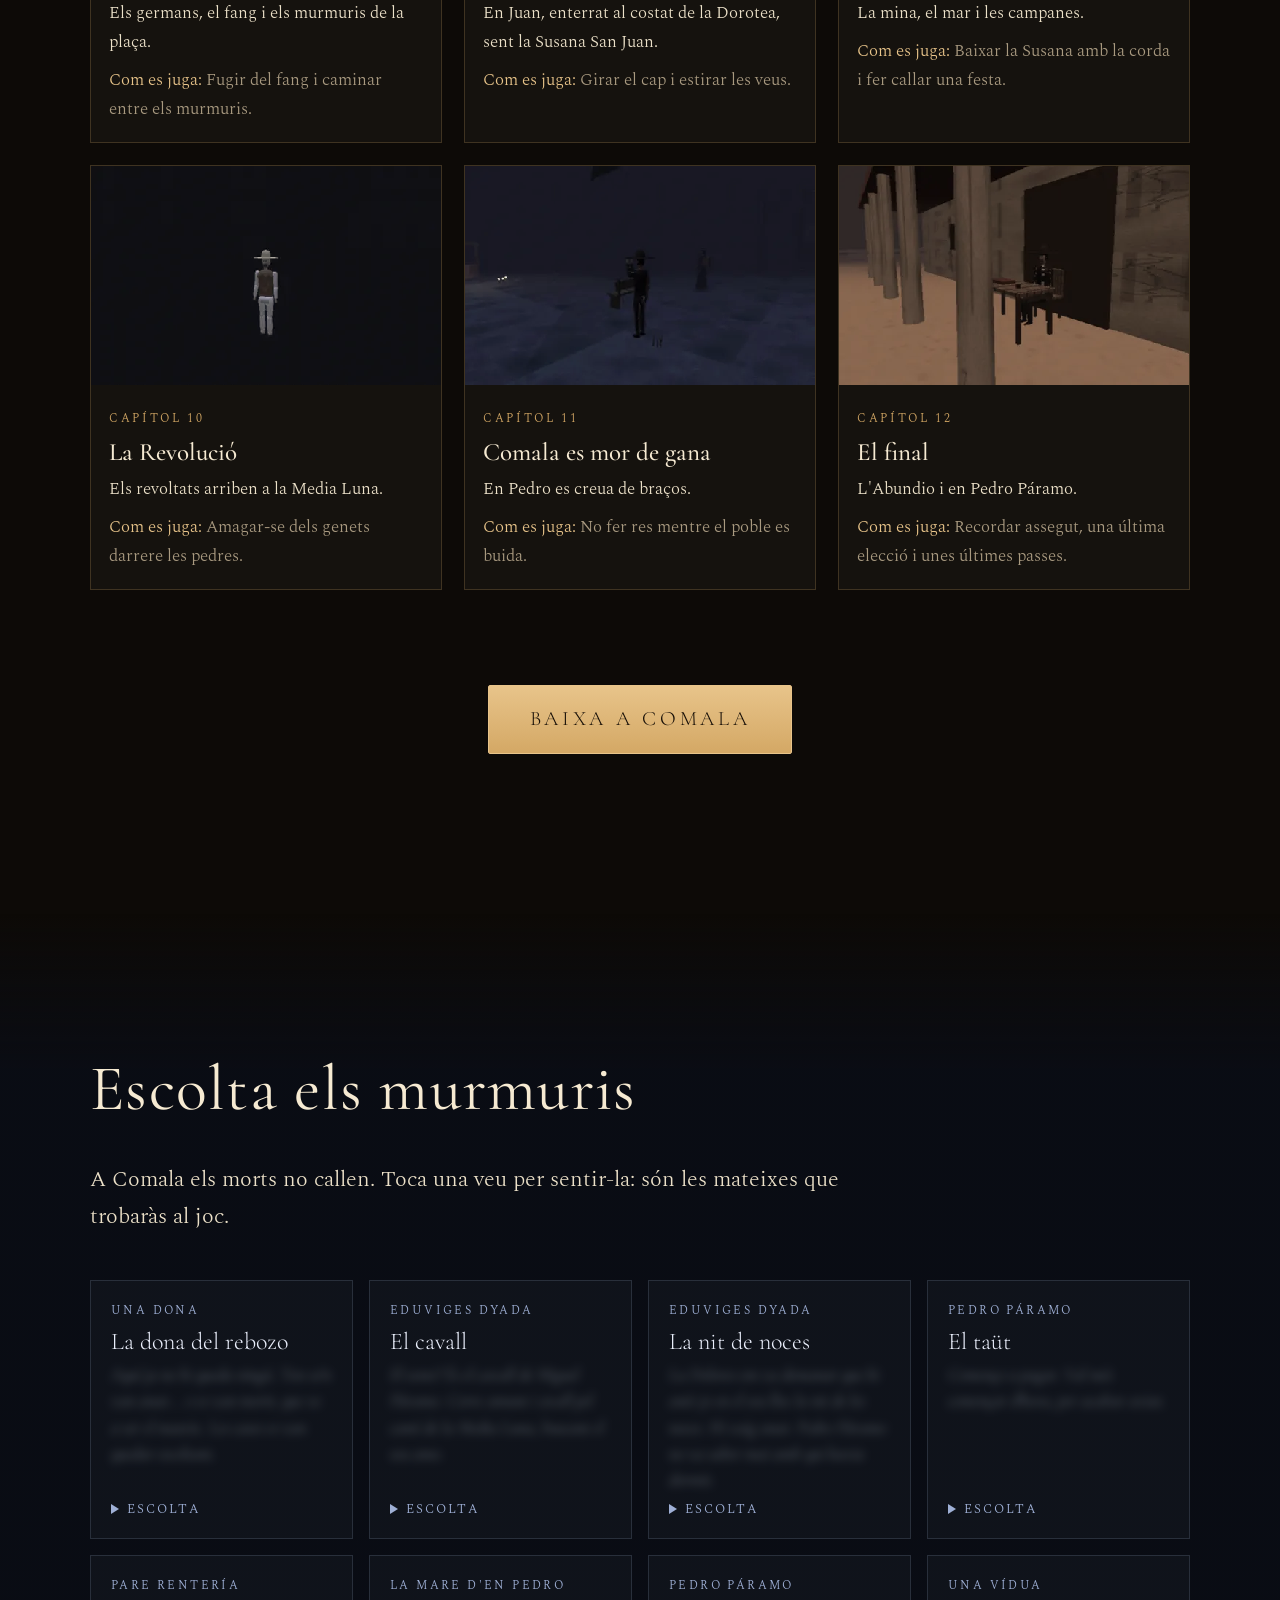
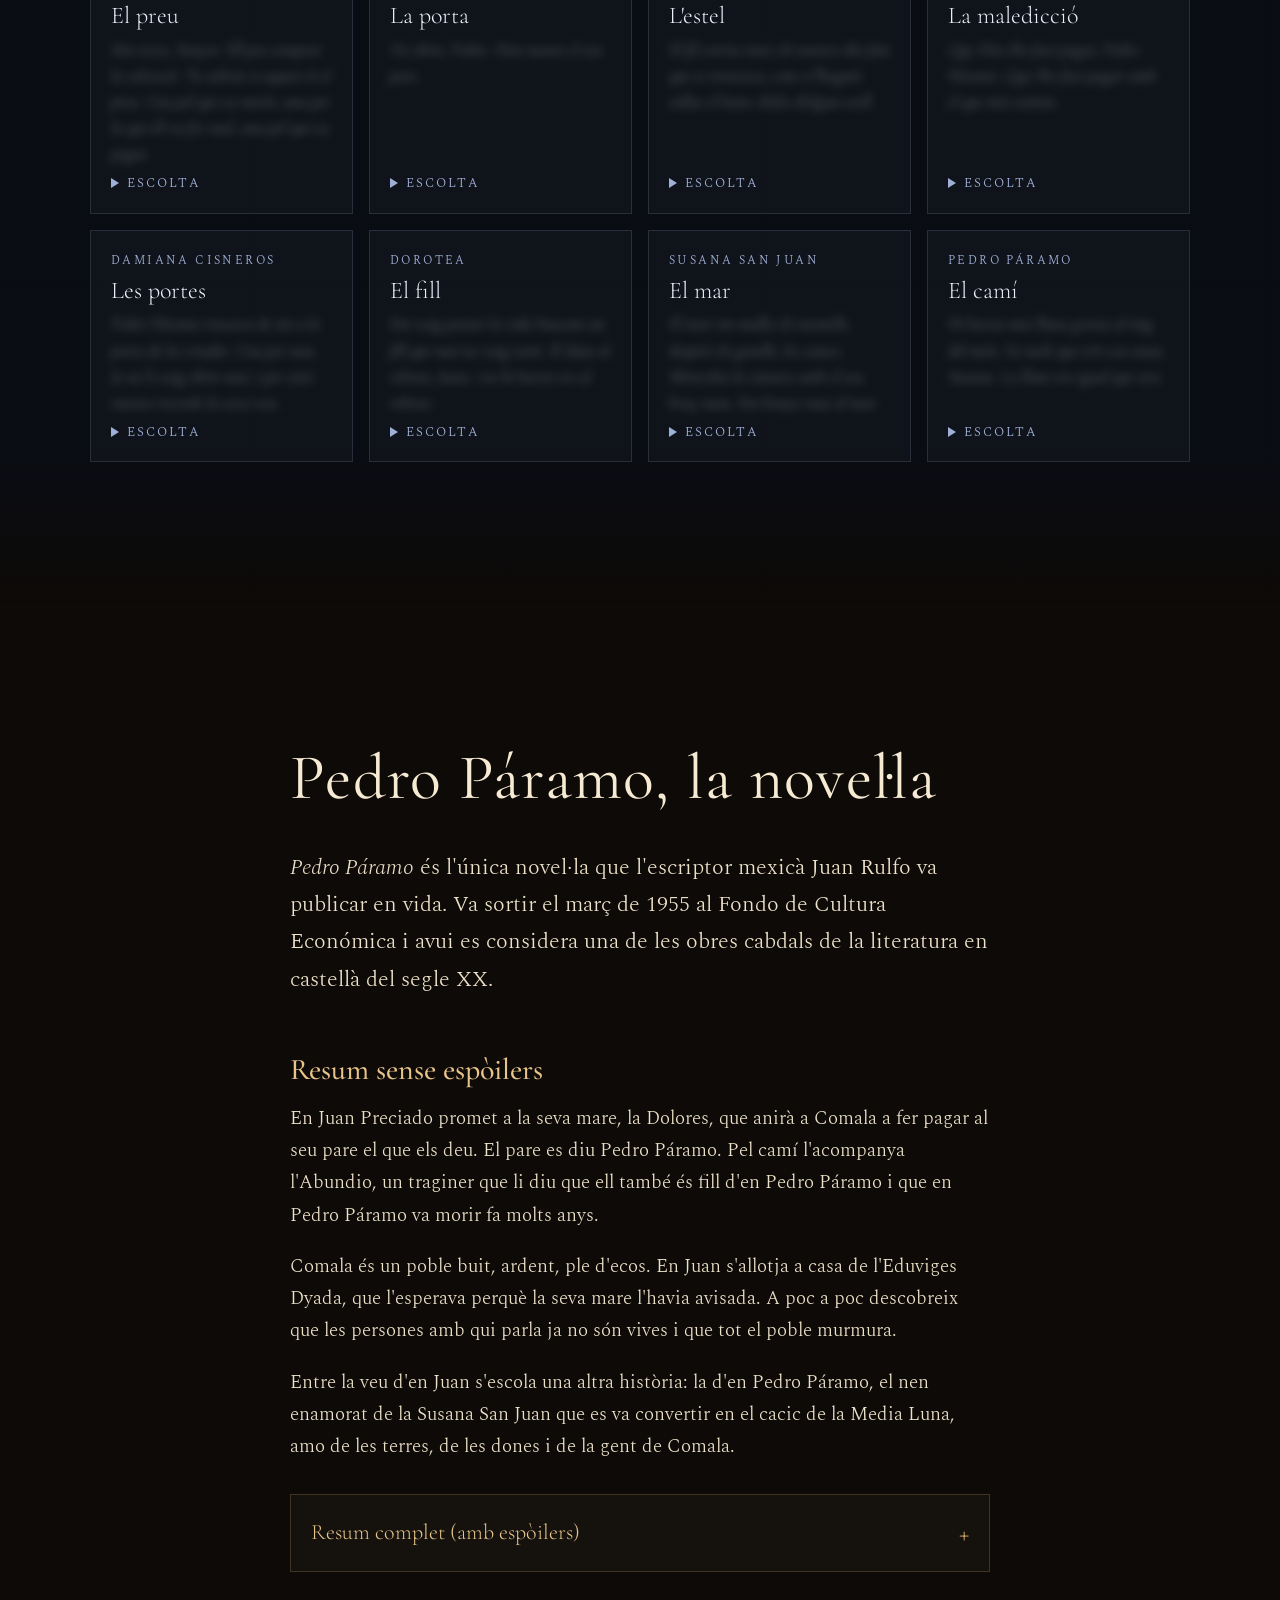
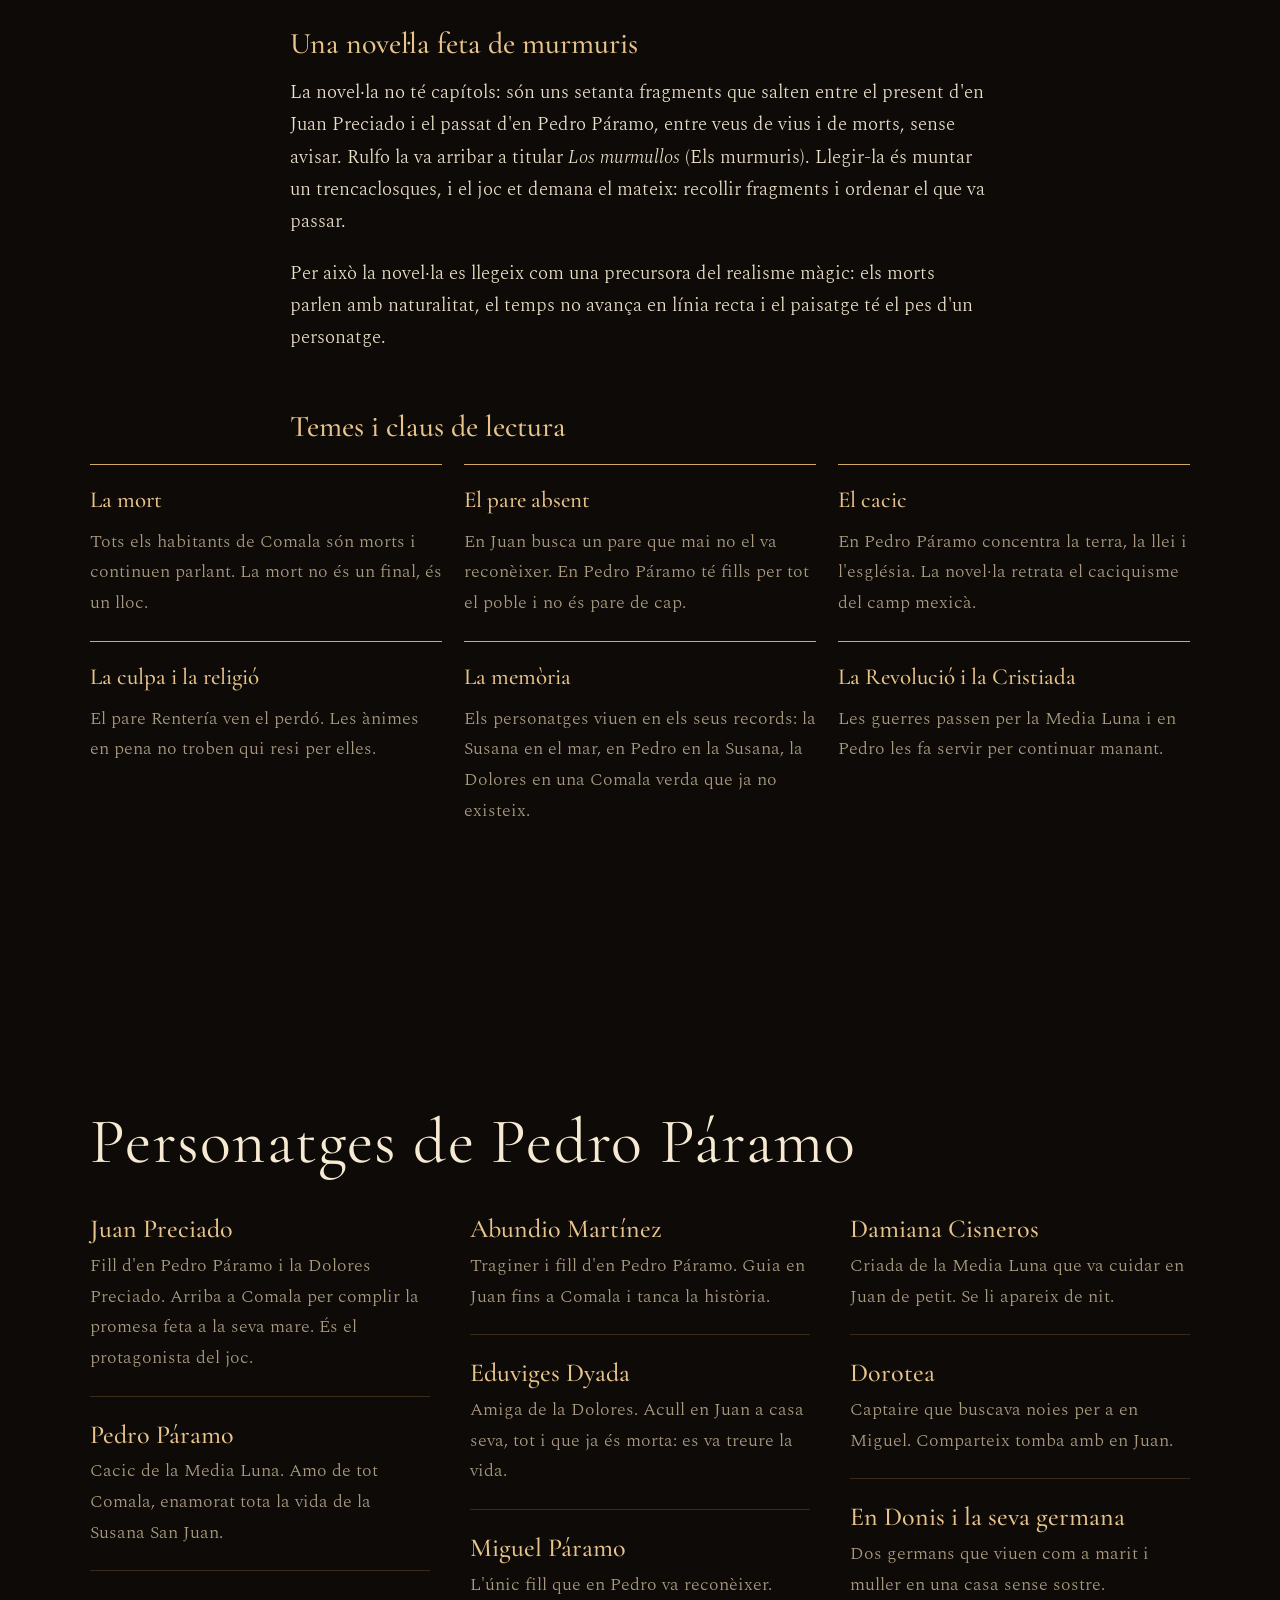
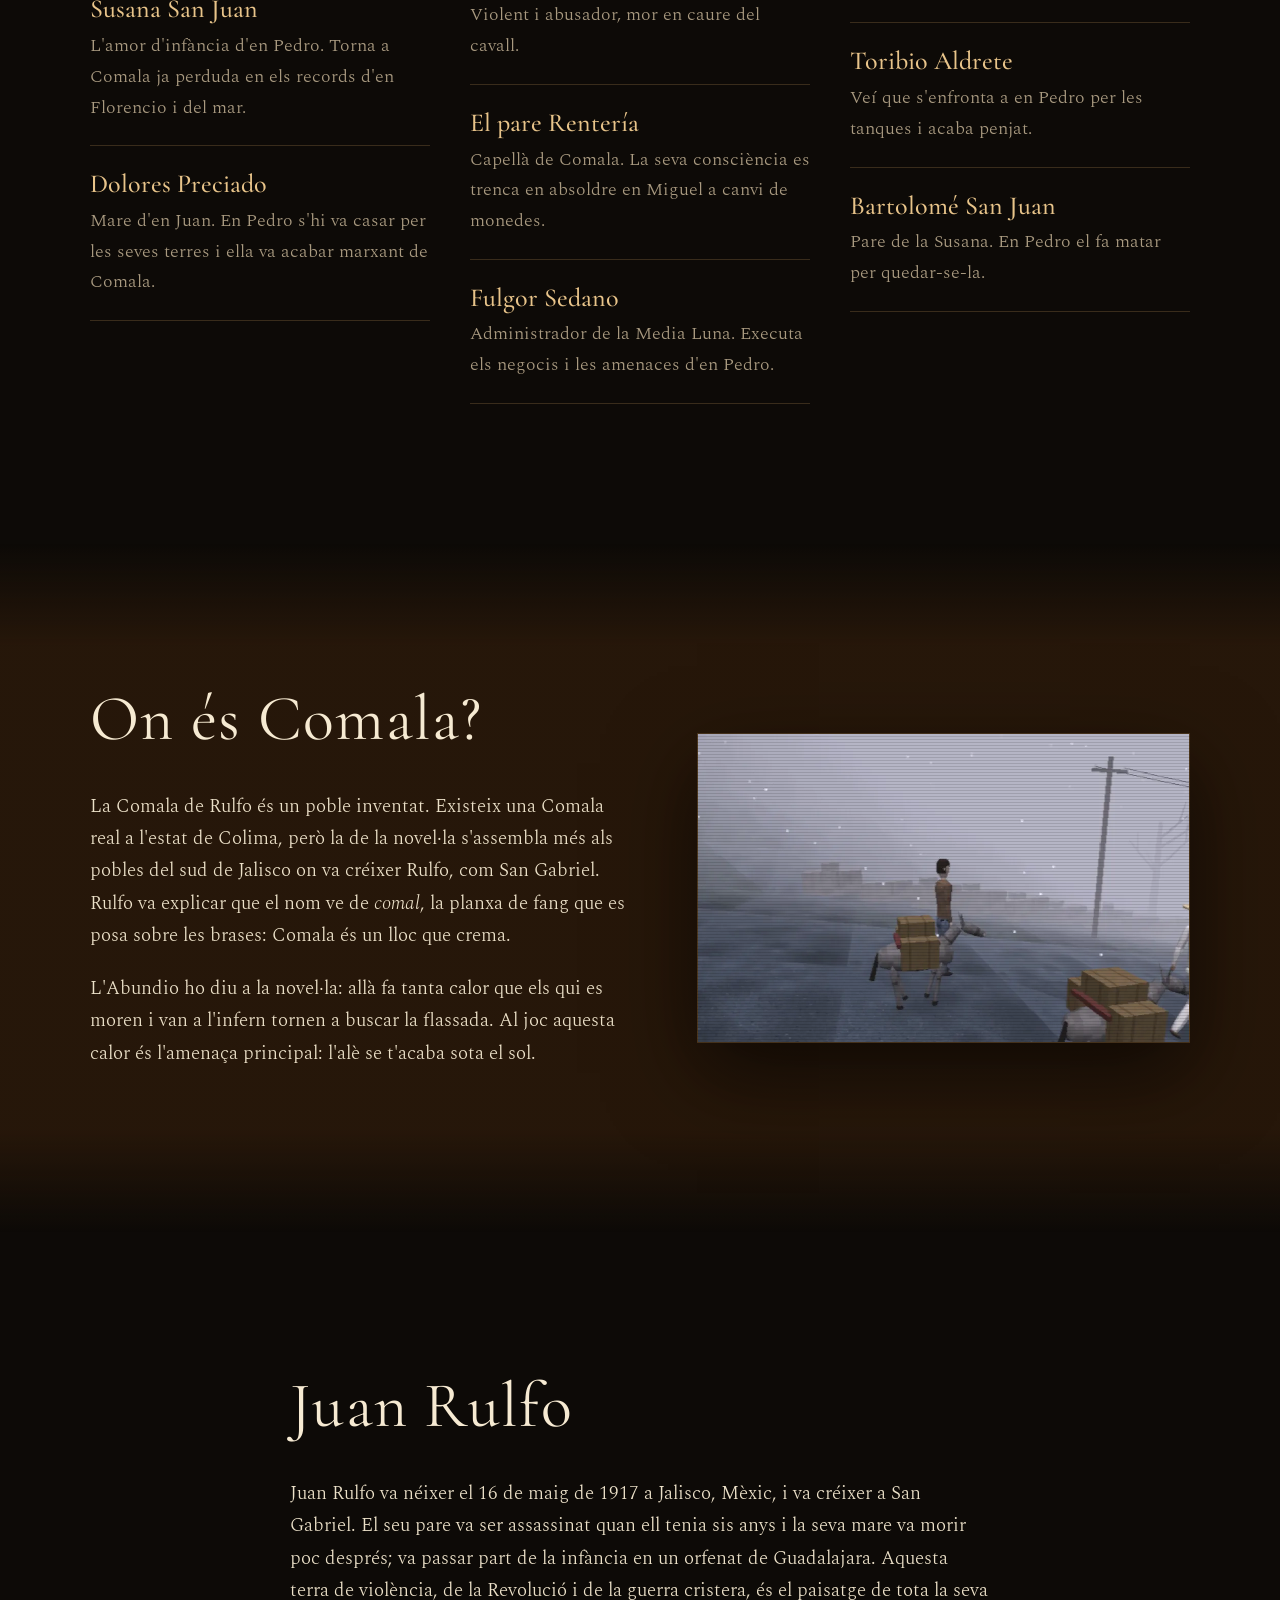
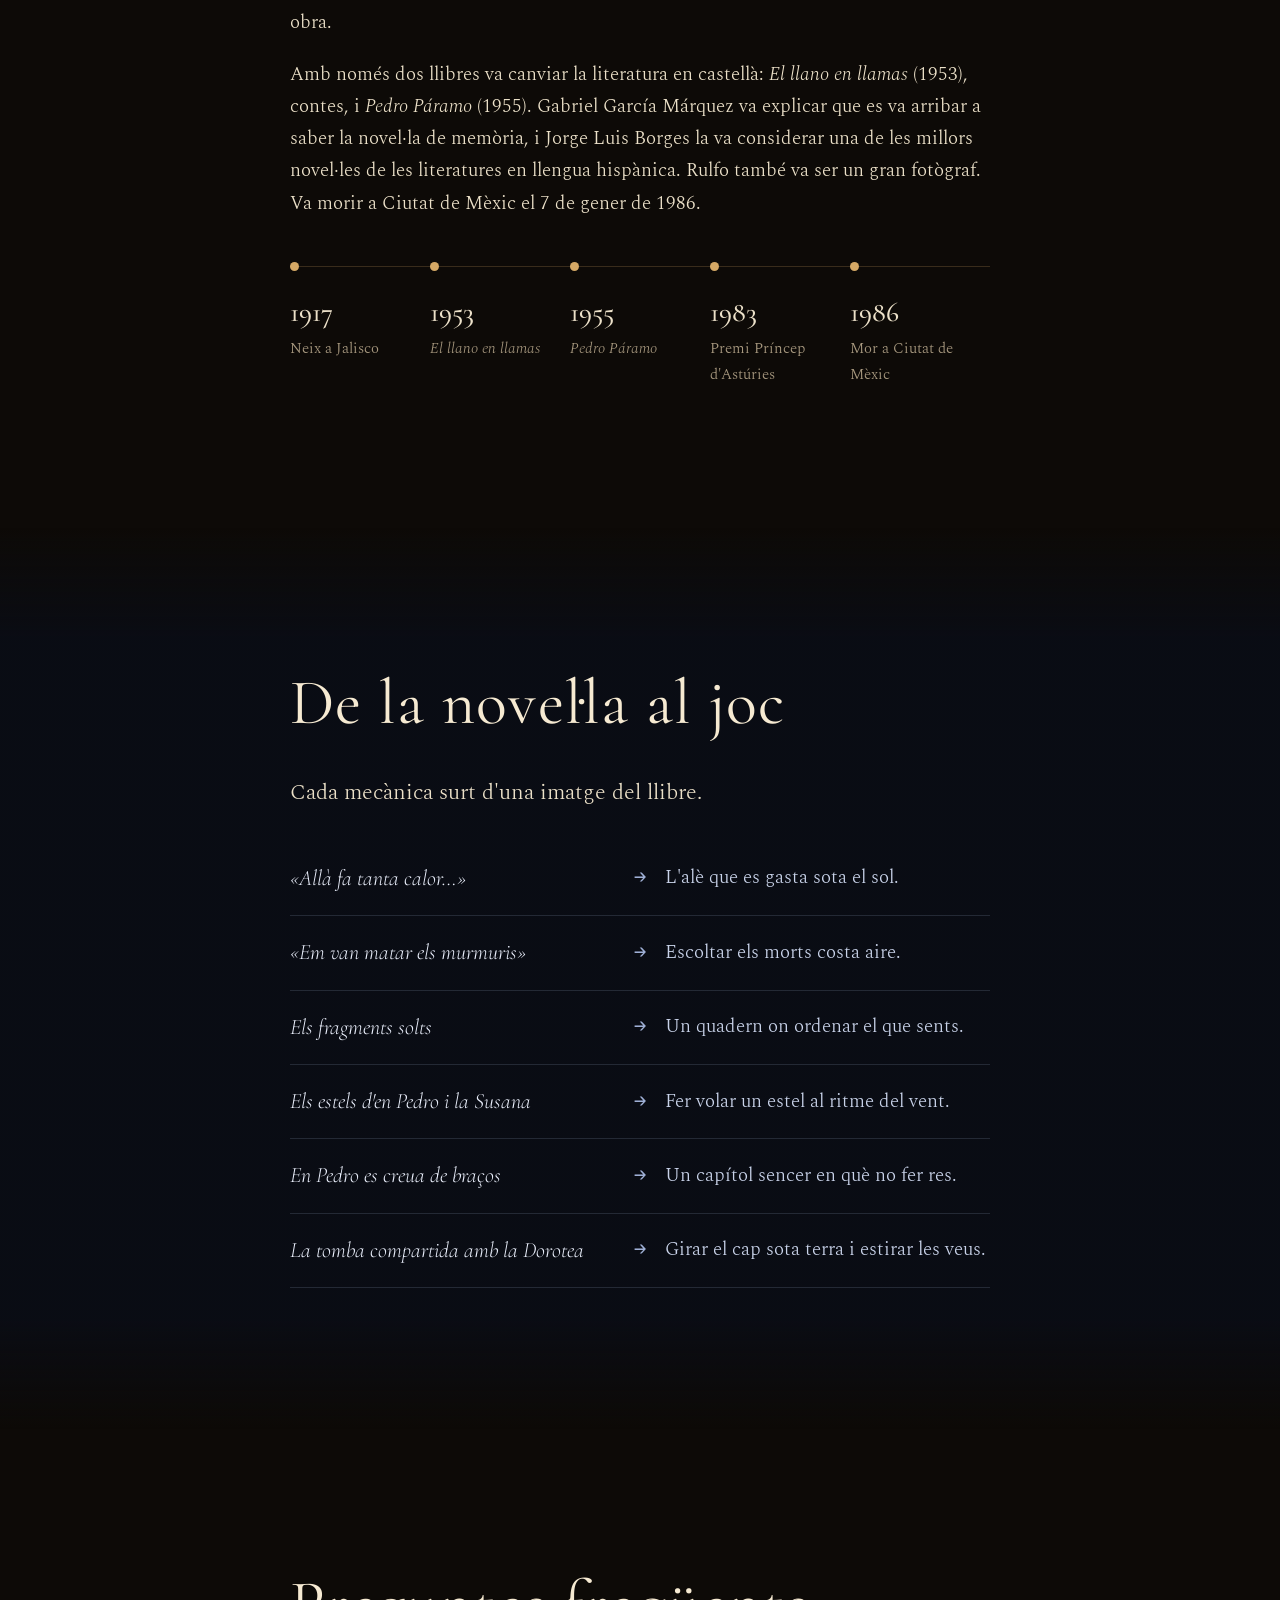
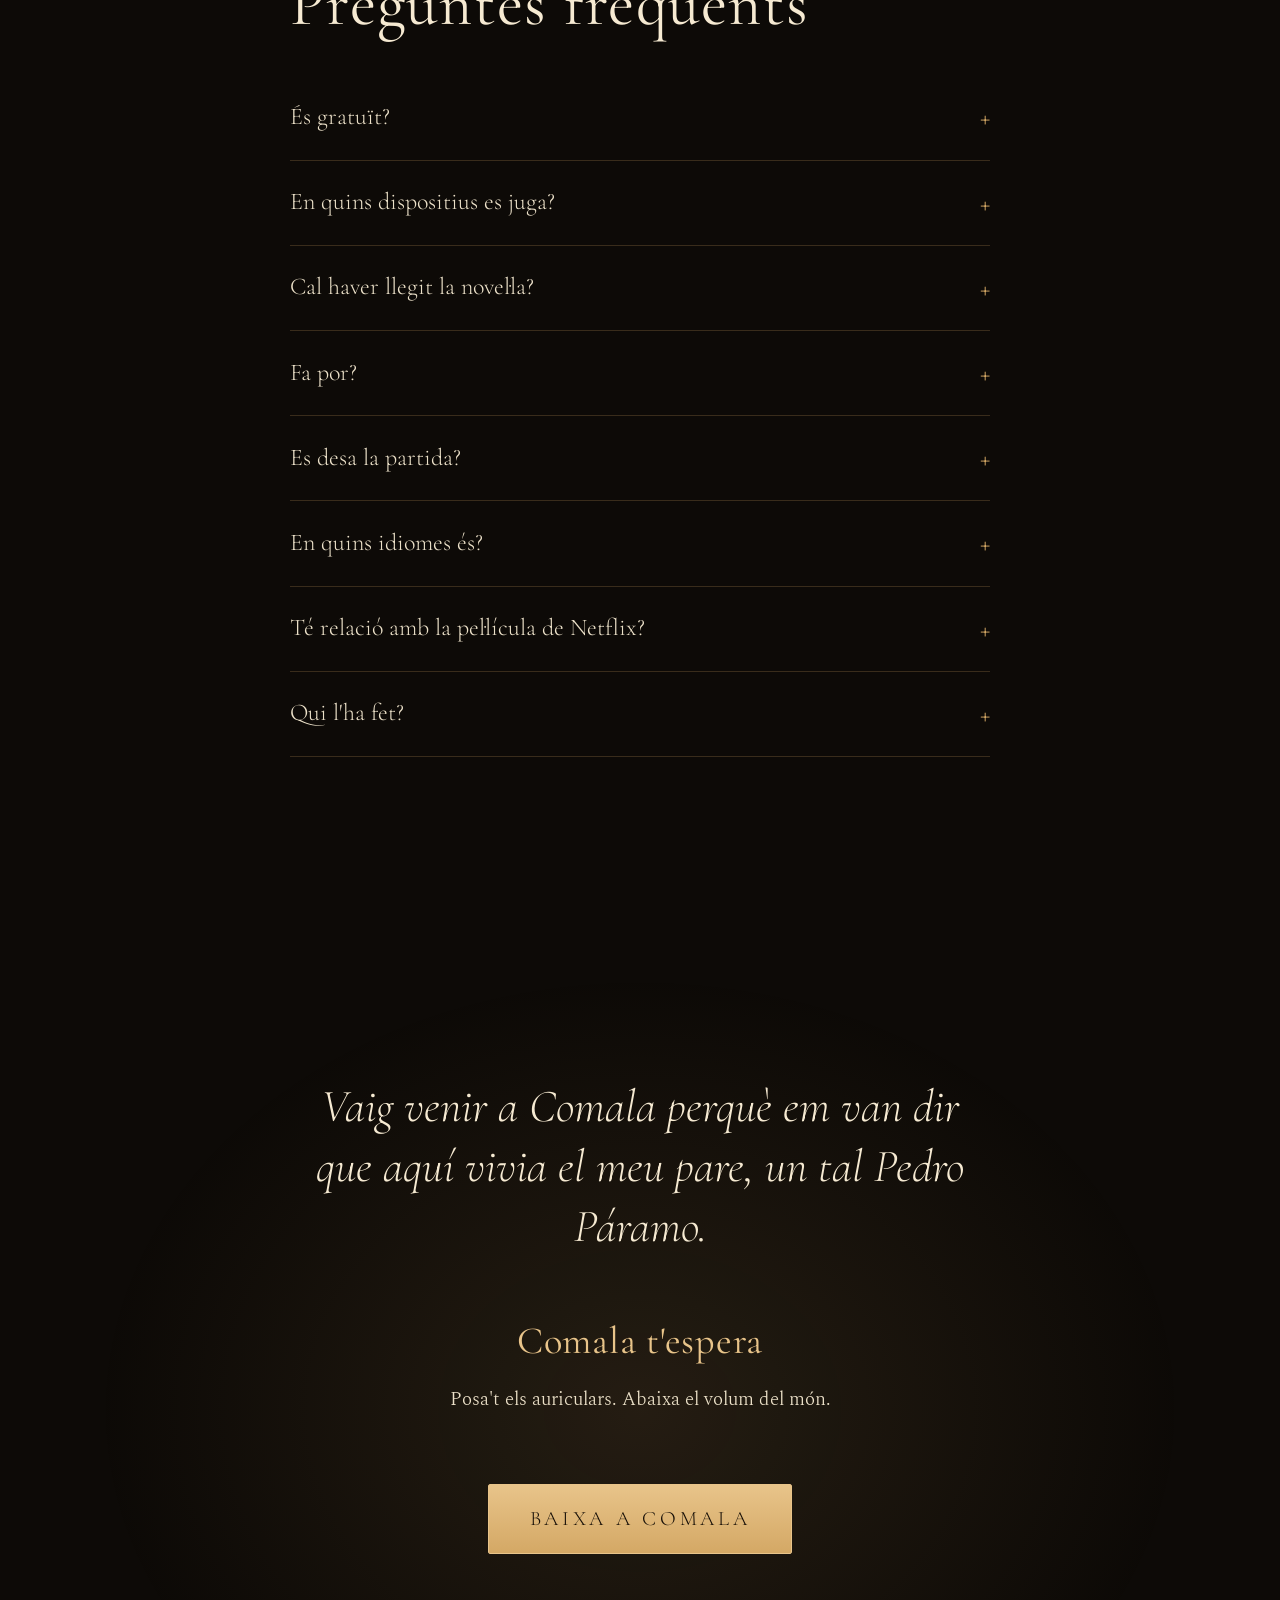
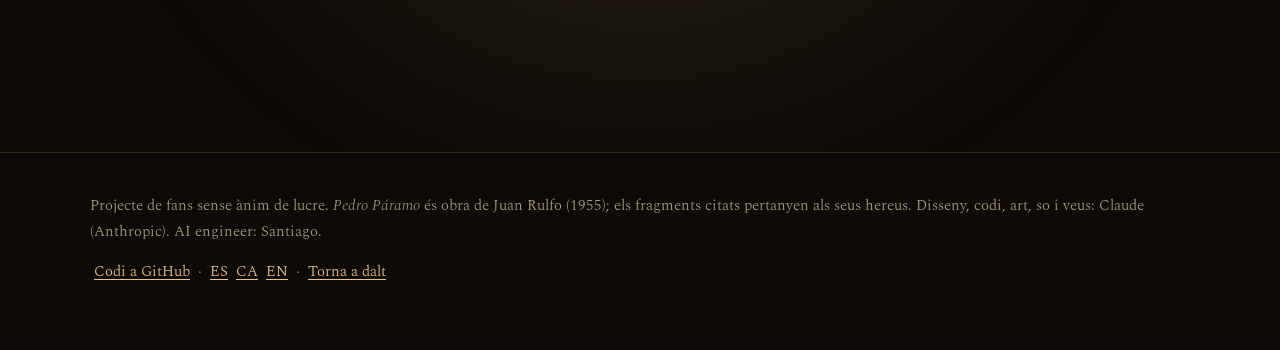
<file: ca/index.html>
<!doctype html>
<html lang="ca">
<head>
<meta charset="utf-8">
<meta name="viewport" content="width=device-width,initial-scale=1">
<title>Pedro Páramo, el videojoc · Survival horror gratuït basat en la novel·la de Juan Rulfo</title>
<meta name="description" content="Juga gratis al navegador a Pedro Páramo, un survival horror de PS1 a l&#x27;estil de Silent Hill basat en la novel·la de Juan Rulfo, amb veus en català. A més: resum, personatges, Comala, temes i biografia de Rulfo.">
<meta name="robots" content="index,follow,max-image-preview:large">
<meta name="theme-color" content="#0b0907">
<link rel="canonical" href="https://pedro-paramo.vercel.app/ca/">
<link rel="alternate" hreflang="es" href="https://pedro-paramo.vercel.app/">
<link rel="alternate" hreflang="ca" href="https://pedro-paramo.vercel.app/ca/">
<link rel="alternate" hreflang="en" href="https://pedro-paramo.vercel.app/en/">
<link rel="alternate" hreflang="x-default" href="https://pedro-paramo.vercel.app/">
<link rel="icon" href="/favicon.svg" type="image/svg+xml">
<link rel="apple-touch-icon" href="/apple-touch-icon.png">
<link rel="preconnect" href="https://fonts.googleapis.com">
<link rel="preconnect" href="https://fonts.gstatic.com" crossorigin>
<link rel="stylesheet" href="https://fonts.googleapis.com/css2?family=Cormorant+Garamond:ital,wght@0,400;0,500;1,400&family=Spectral:ital,wght@0,300;0,400;1,300&display=swap">
<link rel="stylesheet" href="/web/estilo.css">
<link rel="preload" as="image" href="/web/img/hero.webp">
<meta property="og:type" content="website">
<meta property="og:site_name" content="Pedro Páramo">
<meta property="og:title" content="Pedro Páramo, el videojoc · Survival horror gratuït basat en la novel·la de Juan Rulfo">
<meta property="og:description" content="Juga gratis al navegador a Pedro Páramo, un survival horror de PS1 a l&#x27;estil de Silent Hill basat en la novel·la de Juan Rulfo, amb veus en català. A més: resum, personatges, Comala, temes i biografia de Rulfo.">
<meta property="og:url" content="https://pedro-paramo.vercel.app/ca/">
<meta property="og:image" content="https://pedro-paramo.vercel.app/og.jpg">
<meta property="og:image:width" content="1200">
<meta property="og:image:height" content="630">
<meta property="og:image:alt" content="Juan Preciado davant d&#x27;una casa de Comala enmig de la boira">
<meta property="og:locale" content="ca_ES">
<meta property="og:locale:alternate" content="es_ES">
<meta property="og:locale:alternate" content="en_US">
<meta name="twitter:card" content="summary_large_image">
<meta name="twitter:title" content="Pedro Páramo, el videojoc · Survival horror gratuït basat en la novel·la de Juan Rulfo">
<meta name="twitter:description" content="Juga gratis al navegador a Pedro Páramo, un survival horror de PS1 a l&#x27;estil de Silent Hill basat en la novel·la de Juan Rulfo, amb veus en català. A més: resum, personatges, Comala, temes i biografia de Rulfo.">
<meta name="twitter:image" content="https://pedro-paramo.vercel.app/og.jpg">
<script type="application/ld+json">{"@context":"https://schema.org","@graph":[{"@type":["VideoGame","SoftwareApplication"],"@id":"https://pedro-paramo.vercel.app/#juego","name":"Pedro Páramo","description":"Juga gratis al navegador a Pedro Páramo, un survival horror de PS1 a l'estil de Silent Hill basat en la novel·la de Juan Rulfo, amb veus en català. A més: resum, personatges, Comala, temes i biografia de Rulfo.","url":"https://pedro-paramo.vercel.app/ca/","image":"https://pedro-paramo.vercel.app/og.jpg","screenshot":["https://pedro-paramo.vercel.app/web/img/c01.webp","https://pedro-paramo.vercel.app/web/img/c02.webp","https://pedro-paramo.vercel.app/web/img/c03.webp","https://pedro-paramo.vercel.app/web/img/c04.webp","https://pedro-paramo.vercel.app/web/img/c05.webp","https://pedro-paramo.vercel.app/web/img/c06.webp"],"genre":["Survival horror","Adventure"],"applicationCategory":"GameApplication","gamePlatform":"Web browser","operatingSystem":"Windows, macOS, Linux","playMode":"SinglePlayer","inLanguage":["es","ca","en"],"isAccessibleForFree":true,"offers":{"@type":"Offer","price":"0","priceCurrency":"EUR","availability":"https://schema.org/InStock","url":"https://pedro-paramo.vercel.app/jugar?lang=ca"},"softwareVersion":"1.0-beta","datePublished":"2026-10-06","author":[{"@type":"Organization","name":"Claude (Anthropic)"},{"@type":"Person","name":"Santiago","url":"https://github.com/yeagob"}],"isBasedOn":{"@id":"https://pedro-paramo.vercel.app/#novela"},"sameAs":["https://github.com/yeagob/pedro-paramo"]},{"@type":"Book","@id":"https://pedro-paramo.vercel.app/#novela","name":"Pedro Páramo","author":{"@type":"Person","name":"Juan Rulfo","birthDate":"1917-05-16","deathDate":"1986-01-07"},"datePublished":"1955","inLanguage":"es","genre":"Novela"},{"@type":"FAQPage","mainEntity":[{"@type":"Question","name":"És gratuït?","acceptedAnswer":{"@type":"Answer","text":"Sí. Es juga gratis al navegador, sense anuncis, sense registre i sense descarregar res."}},{"@type":"Question","name":"En quins dispositius es juga?","acceptedAnswer":{"@type":"Answer","text":"En un ordinador amb teclat i ratolí (Windows, macOS o Linux) i un navegador actual com Chrome, Firefox, Edge o Safari. Al mòbil pots llegir aquesta pàgina, però el joc necessita teclat."}},{"@type":"Question","name":"Cal haver llegit la novel·la?","acceptedAnswer":{"@type":"Answer","text":"No. El joc explica la història des del principi. Si l'has llegida, reconeixeràs les veus i hi trobaràs picades d'ullet; si no, pot ser una bona porta d'entrada."}},{"@type":"Question","name":"Fa por?","acceptedAnswer":{"@type":"Answer","text":"És un survival horror d'atmosfera, a l'estil dels jocs de terror de PlayStation de finals dels noranta: boira, silenci i veus. Sense ensurts barats ni violència explícita."}},{"@type":"Question","name":"Es desa la partida?","acceptedAnswer":{"@type":"Answer","text":"Sí. Es desa sola al navegador en començar cada capítol i pots continuar des de la pantalla de títol."}},{"@type":"Question","name":"En quins idiomes és?","acceptedAnswer":{"@type":"Answer","text":"En català, castellà i anglès, amb veus en els tres idiomes."}},{"@type":"Question","name":"Té relació amb la pel·lícula de Netflix?","acceptedAnswer":{"@type":"Answer","text":"No. La pel·lícula Pedro Páramo (2024) de Rodrigo Prieto i aquest joc són adaptacions independents de la mateixa novel·la."}},{"@type":"Question","name":"Qui l'ha fet?","acceptedAnswer":{"@type":"Answer","text":"El disseny, el codi, l'art, el so i les veus són obra de Claude, una IA d'Anthropic. En Santiago hi va fer de pont com a AI engineer. És un projecte de fans sense ànim de lucre i el codi és obert."}}]}]}</script>
<script>{const q=new URLSearchParams(location.search),l=q.get('lang');if(q.has('admin')||location.hash.startsWith('#m-'))location.replace('/jugar'+location.search+location.hash);else if(location.pathname==='/'&&(l==='ca'||l==='en'))location.replace('/'+l+'/')}</script>
</head>
<body>
<a class="skip" href="#contenido">Salta al contingut</a>
<canvas id="fog" aria-hidden="true"></canvas>
<header class="bar">
<a class="brand" href="/ca/">Pedro Páramo</a>
<nav aria-label="Seccions"><ul><li><a href="#juego">El joc</a></li><li><a href="#murmullos">Murmuris</a></li><li><a href="#novela">La novel·la</a></li><li><a href="#personajes">Personatges</a></li><li><a href="#rulfo">Juan Rulfo</a></li><li><a href="#preguntas">Preguntes</a></li></ul></nav>
<div class="tools">
<button id="snd" class="icon" type="button" aria-pressed="false" data-on="Activa el murmuri de fons" data-off="Silencia el murmuri de fons" aria-label="Activa el murmuri de fons" title="Activa el murmuri de fons"><svg viewBox="0 0 24 24" aria-hidden="true"><path d="M4 9h4l5-4v14l-5-4H4z" fill="currentColor"/><path class="w" d="M16 8.5c1.2 1 1.8 2.2 1.8 3.5s-.6 2.5-1.8 3.5M18.5 6c2 1.6 3 3.6 3 6s-1 4.4-3 6" fill="none" stroke="currentColor" stroke-width="1.6" stroke-linecap="round"/></svg></button>
<div class="langs" role="group" aria-label="Idioma"><a href="/" hreflang="es" lang="es">ES</a><a href="/ca/" hreflang="ca" lang="ca" aria-current="page">CA</a><a href="/en/" hreflang="en" lang="en">EN</a></div>
<a class="btn sm" href="/jugar?lang=ca">Juga</a>
</div>
</header>
<main id="contenido">
<section class="hero" id="inicio">
<div class="hero-bg" aria-hidden="true"><img src="/web/img/hero.webp" alt="" width="1600" height="1000" fetchpriority="high"></div>
<div class="hero-in">
<p class="eyebrow">Survival horror · basat en la novel·la de Juan Rulfo</p>
<h1><span>Pedro</span> <span>Páramo</span></h1>
<blockquote class="quote"><p id="q" data-text="Vaig venir a Comala perquè em van dir que aquí vivia el meu pare, un tal Pedro Páramo.">Vaig venir a Comala perquè em van dir que aquí vivia el meu pare, un tal Pedro Páramo.</p><footer>Juan Rulfo, <cite>Pedro Páramo</cite> (1955)</footer></blockquote>
<div class="ctas"><a class="btn big" href="/jugar?lang=ca">Baixa a Comala</a><a class="btn ghost" href="#murmullos">Escolta els morts</a></div>
<ul class="chips"><li>Gratuït</li><li>Al navegador</li><li>12 capítols</li><li>Català · Español · English</li><li>Amb auriculars</li></ul>
<div class="mobile"><p>Pedro Páramo es juga amb teclat i ratolí. Desa't l'enllaç i obre'l a l'ordinador.</p><button class="btn ghost" id="share" type="button" data-done="Enllaç copiat">Copia l'enllaç</button></div>
</div>
<a class="down" href="#juego" aria-label="El joc"><span></span></a>
</section>
<section id="juego" class="sec">
<div class="wrap">
<h2>Un survival horror al poble dels morts</h2>
<div class="cols"><div class="prose"><p>En Juan Preciado baixa a Comala a buscar el seu pare. La calor li pren l'alè, el poble és buit i les veus dels morts surten de les parets. <strong>Pedro Páramo</strong> és un videojoc gratuït de navegador que explica la novel·la de Juan Rulfo com un survival horror de la primera PlayStation: polígons mínims, boira, vèrtexs que tremolen i murmuris en 3D.</p><p>No hi ha monstres per matar. La por és en allò que se sent, en allò que es recorda i en el poc que dura l'aire. Cadascun dels dotze capítols es juga d'una manera diferent, seguint l'ordre en què la novel·la va deixant anar els fragments.</p></div><figure class="shot"><img src="/web/img/personajes.webp" alt="Juan Preciado, Abundio y las mujeres de Comala" width="960" height="600" loading="lazy" decoding="async"></figure></div>
<ul class="feats"><li><h3>La calor</h3><p>Comala és damunt de les brases de la terra. Caminar sota el sol gasta l'alè; el pou i l'ombra te'l tornen.</p></li><li><h3>Les veus</h3><p>Mantén E per escoltar els morts. Cada veu és un fragment del llibre que es guarda al teu quadern.</p></li><li><h3>Els ecos</h3><p>Si caus, deixes un eco que repeteix les teves passes. Els ecos allarguen l'alè, però el poble es va omplint de tu.</p></li></ul>
<h3 class="sub">Els dotze capítols</h3>
<ol class="chapters"><li class="ch"><figure><img src="/web/img/c01-s.webp" alt="El camí" width="480" height="300" loading="lazy" decoding="async"></figure><div><span class="n">Capítol 1</span><h3>El camí</h3><p>En Juan baixa a Comala amb l'Abundio, el traginer.</p><p class="how"><span>Com es juga:</span> Caminar sota el sol sense quedar-se sense alè.</p></div></li><li class="ch"><figure><img src="/web/img/c02-s.webp" alt="La casa de l&#x27;Eduviges" width="480" height="300" loading="lazy" decoding="async"></figure><div><span class="n">Capítol 2</span><h3>La casa de l'Eduviges</h3><p>L'Eduviges li explica la nit en què va morir en Miguel Páramo.</p><p class="how"><span>Com es juga:</span> Escoltar les veus de la casa i ordenar els records.</p></div></li><li class="ch"><figure><img src="/web/img/c03-s.webp" alt="Miguel Páramo" width="480" height="300" loading="lazy" decoding="async"></figure><div><span class="n">Capítol 3</span><h3>Miguel Páramo</h3><p>La vetlla, el pare Rentería i les monedes.</p><p class="how"><span>Com es juga:</span> Sigil a la vetlla i les monedes del retaule.</p></div></li><li class="ch"><figure><img src="/web/img/c04-s.webp" alt="La infància d&#x27;en Pedro" width="480" height="300" loading="lazy" decoding="async"></figure><div><span class="n">Capítol 4</span><h3>La infància d'en Pedro</h3><p>En Pedro de nen, la Susana i els estels.</p><p class="how"><span>Com es juga:</span> Pensar per viatjar i fer volar un estel al ritme del vent.</p></div></li><li class="ch"><figure><img src="/web/img/c05-s.webp" alt="La Media Luna" width="480" height="300" loading="lazy" decoding="async"></figure><div><span class="n">Capítol 5</span><h3>La Media Luna</h3><p>En Pedro es fa amo de tot.</p><p class="how"><span>Com es juga:</span> Una elecció que no és elecció i una tanca que et segueix.</p></div></li><li class="ch"><figure><img src="/web/img/c06-s.webp" alt="Damiana" width="480" height="300" loading="lazy" decoding="async"></figure><div><span class="n">Capítol 6</span><h3>Damiana</h3><p>La Damiana Cisneros porta en Juan pel poble de nit.</p><p class="how"><span>Com es juga:</span> Seguir la llum del seu fanal: fora d'ella l'aire s'acaba.</p></div></li><li class="ch"><figure><img src="/web/img/c07-s.webp" alt="En Donis i la seva germana" width="480" height="300" loading="lazy" decoding="async"></figure><div><span class="n">Capítol 7</span><h3>En Donis i la seva germana</h3><p>Els germans, el fang i els murmuris de la plaça.</p><p class="how"><span>Com es juga:</span> Fugir del fang i caminar entre els murmuris.</p></div></li><li class="ch"><figure><img src="/web/img/c08-s.webp" alt="La tomba" width="480" height="300" loading="lazy" decoding="async"></figure><div><span class="n">Capítol 8</span><h3>La tomba</h3><p>En Juan, enterrat al costat de la Dorotea, sent la Susana San Juan.</p><p class="how"><span>Com es juga:</span> Girar el cap i estirar les veus.</p></div></li><li class="ch"><figure><img src="/web/img/c09-s.webp" alt="Susana San Juan" width="480" height="300" loading="lazy" decoding="async"></figure><div><span class="n">Capítol 9</span><h3>Susana San Juan</h3><p>La mina, el mar i les campanes.</p><p class="how"><span>Com es juga:</span> Baixar la Susana amb la corda i fer callar una festa.</p></div></li><li class="ch"><figure><img src="/web/img/c10-s.webp" alt="La Revolució" width="480" height="300" loading="lazy" decoding="async"></figure><div><span class="n">Capítol 10</span><h3>La Revolució</h3><p>Els revoltats arriben a la Media Luna.</p><p class="how"><span>Com es juga:</span> Amagar-se dels genets darrere les pedres.</p></div></li><li class="ch"><figure><img src="/web/img/c11-s.webp" alt="Comala es mor de gana" width="480" height="300" loading="lazy" decoding="async"></figure><div><span class="n">Capítol 11</span><h3>Comala es mor de gana</h3><p>En Pedro es creua de braços.</p><p class="how"><span>Com es juga:</span> No fer res mentre el poble es buida.</p></div></li><li class="ch"><figure><img src="/web/img/c12-s.webp" alt="El final" width="480" height="300" loading="lazy" decoding="async"></figure><div><span class="n">Capítol 12</span><h3>El final</h3><p>L'Abundio i en Pedro Páramo.</p><p class="how"><span>Com es juga:</span> Recordar assegut, una última elecció i unes últimes passes.</p></div></li></ol>
<p class="center"><a class="btn big" href="/jugar?lang=ca">Baixa a Comala</a></p>
</div>
</section>
<section id="murmullos" class="sec night">
<div class="wrap">
<h2>Escolta els murmuris</h2>
<p class="lead">A Comala els morts no callen. Toca una veu per sentir-la: són les mateixes que trobaràs al joc.</p>
<ul class="voices"><li><button class="voice" type="button" data-clip="/audio/ca/fr_rebozo.mp3" aria-pressed="false"><span class="who">Una dona</span><span class="tt">La dona del rebozo</span><span class="tx">Aquí ja no hi queda ningú. Tots se&#x27;n van anar... o es van morir, que ve a ser el mateix. Les cases es van quedar escoltant.</span><span class="pl" data-a="Escolta" data-b="Para">Escolta</span></button></li><li><button class="voice" type="button" data-clip="/audio/ca/fr_caballo.mp3" aria-pressed="false"><span class="who">Eduviges Dyada</span><span class="tt">El cavall</span><span class="tx">El sents? És el cavall de Miguel Páramo. Corre amunt i avall pel camí de la Media Luna, buscant el seu amo.</span><span class="pl" data-a="Escolta" data-b="Para">Escolta</span></button></li><li><button class="voice" type="button" data-clip="/audio/ca/fr_eduviges.mp3" aria-pressed="false"><span class="who">Eduviges Dyada</span><span class="tt">La nit de noces</span><span class="tx">La Dolores em va demanar que hi anés jo en el seu lloc la nit de les noces. Hi vaig anar. Pedro Páramo no va saber mai amb qui havia dormit.</span><span class="pl" data-a="Escolta" data-b="Para">Escolta</span></button></li><li><button class="voice" type="button" data-clip="/audio/ca/fr_pedro.mp3" aria-pressed="false"><span class="who">Pedro Páramo</span><span class="tt">El taüt</span><span class="tx">Començo a pagar. Val més començar d&#x27;hora, per acabar aviat.</span><span class="pl" data-a="Escolta" data-b="Para">Escolta</span></button></li><li><button class="voice" type="button" data-clip="/audio/ca/fr_renteria.mp3" aria-pressed="false"><span class="who">Pare Rentería</span><span class="tt">El preu</span><span class="tx">Són teves, Senyor. Ell pot comprar la salvació. Tu sabràs si aquest és el preu. Una pel qui va morir, una per la qui ell va fer mal, una pel qui va pagar.</span><span class="pl" data-a="Escolta" data-b="Para">Escolta</span></button></li><li><button class="voice" type="button" data-clip="/audio/ca/fr_madre.mp3" aria-pressed="false"><span class="who">La mare d&#x27;en Pedro</span><span class="tt">La porta</span><span class="tx">No obris, Pedro. Han matat el teu pare.</span><span class="pl" data-a="Escolta" data-b="Para">Escolta</span></button></li><li><button class="voice" type="button" data-clip="/audio/ca/fr_papalote.mp3" aria-pressed="false"><span class="who">Pedro Páramo</span><span class="tt">L&#x27;estel</span><span class="tx">El fil corria entre els nostres dits fins que es trencava, com si l&#x27;hagués tallat el batec d&#x27;ales d&#x27;algun ocell.</span><span class="pl" data-a="Escolta" data-b="Para">Escolta</span></button></li><li><button class="voice" type="button" data-clip="/audio/ca/fr_v4.mp3" aria-pressed="false"><span class="who">Una vídua</span><span class="tt">La maledicció</span><span class="tx">Que Déu t&#x27;ho faci pagar, Pedro Páramo. Que t&#x27;ho faci pagar amb el que més estimis.</span><span class="pl" data-a="Escolta" data-b="Para">Escolta</span></button></li><li><button class="voice" type="button" data-clip="/audio/ca/fr_d2.mp3" aria-pressed="false"><span class="who">Damiana Cisneros</span><span class="tt">Les portes</span><span class="tx">Pedro Páramo trucava de nit a la porta de les criades. Una per una. Jo no li vaig obrir mai, i per això encara recordo la seva veu.</span><span class="pl" data-a="Escolta" data-b="Para">Escolta</span></button></li><li><button class="voice" type="button" data-clip="/audio/ca/fr_do1.mp3" aria-pressed="false"><span class="who">Dorotea</span><span class="tt">El fill</span><span class="tx">Em vaig passar la vida buscant un fill que mai no vaig tenir. El duia al rebozo, Juan, i no hi havia res al rebozo.</span><span class="pl" data-a="Escolta" data-b="Para">Escolta</span></button></li><li><button class="voice" type="button" data-clip="/audio/ca/fr_s1.mp3" aria-pressed="false"><span class="who">Susana San Juan</span><span class="tt">El mar</span><span class="tx">El mar em mulla els turmells, després els genolls, les cuixes. M&#x27;envolta la cintura amb el seu braç suau. Em banyo nua al mar.</span><span class="pl" data-a="Escolta" data-b="Para">Escolta</span></button></li><li><button class="voice" type="button" data-clip="/audio/ca/fr_pf.mp3" aria-pressed="false"><span class="who">Pedro Páramo</span><span class="tt">El camí</span><span class="tx">Hi havia una lluna grossa al mig del món. Fa molt que te&#x27;n vas anar, Susana. La llum era igual que ara.</span><span class="pl" data-a="Escolta" data-b="Para">Escolta</span></button></li></ul>
</div>
</section>
<section id="novela" class="sec">
<div class="wrap narrow">
<h2>Pedro Páramo, la novel·la</h2>
<p class="lead"><cite>Pedro Páramo</cite> és l'única novel·la que l'escriptor mexicà Juan Rulfo va publicar en vida. Va sortir el març de 1955 al Fondo de Cultura Económica i avui es considera una de les obres cabdals de la literatura en castellà del segle XX.</p>
<h3>Resum sense espòilers</h3>
<p>En Juan Preciado promet a la seva mare, la Dolores, que anirà a Comala a fer pagar al seu pare el que els deu. El pare es diu Pedro Páramo. Pel camí l'acompanya l'Abundio, un traginer que li diu que ell també és fill d'en Pedro Páramo i que en Pedro Páramo va morir fa molts anys.</p><p>Comala és un poble buit, ardent, ple d'ecos. En Juan s'allotja a casa de l'Eduviges Dyada, que l'esperava perquè la seva mare l'havia avisada. A poc a poc descobreix que les persones amb qui parla ja no són vives i que tot el poble murmura.</p><p>Entre la veu d'en Juan s'escola una altra història: la d'en Pedro Páramo, el nen enamorat de la Susana San Juan que es va convertir en el cacic de la Media Luna, amo de les terres, de les dones i de la gent de Comala.</p>
<details class="spoil"><summary>Resum complet (amb espòilers)</summary><p>A en Juan Preciado el maten els murmuris. Es desperta enterrat a la mateixa tomba que la Dorotea, una captaire, i des d'allà tots dos escolten els morts del cementiri, entre ells la Susana San Juan.</p><p>La història d'en Pedro Páramo es reconstrueix a trossos. Després de l'assassinat del seu pare, en Pedro es casa amb la Dolores Preciado per no haver-li de pagar els deutes, fa córrer les tanques sobre les terres dels veïns i fa penjar en Toribio Aldrete amb l'ajuda del seu administrador, en Fulgor Sedano. El seu fill Miguel Páramo viola i mata quan vol, fins que mor en caure del cavall. El pare Rentería, el germà del qual va morir a mans d'en Miguel, accepta les monedes d'en Pedro i l'absol.</p><p>En Pedro aconsegueix que la Susana San Juan torni a Comala amb el seu pare, en Bartolomé, a qui fa matar. La Susana ha perdut el seny i viu en el record d'en Florencio, el seu marit mort, i del mar. Quan mor, el poble celebra una fira amb les campanes que toquen a morts per ella. En Pedro jura creuar-se de braços i deixa que Comala es mori de gana. Durant la Revolució pacta amb els revoltats per continuar manant.</p><p>Al final, l'Abundio, borratxo i desesperat per la mort de la seva dona, va a demanar-li ajuda i l'apunyala. En Pedro Páramo, assegut a la seva cadira, s'esfondra com un munt de pedres.</p></details>
<h3>Una novel·la feta de murmuris</h3>
<p>La novel·la no té capítols: són uns setanta fragments que salten entre el present d'en Juan Preciado i el passat d'en Pedro Páramo, entre veus de vius i de morts, sense avisar. Rulfo la va arribar a titular <em>Los murmullos</em> (Els murmuris). Llegir-la és muntar un trencaclosques, i el joc et demana el mateix: recollir fragments i ordenar el que va passar.</p><p>Per això la novel·la es llegeix com una precursora del realisme màgic: els morts parlen amb naturalitat, el temps no avança en línia recta i el paisatge té el pes d'un personatge.</p>
<h3>Temes i claus de lectura</h3>
</div>
<div class="wrap"><ul class="themes"><li><h4>La mort</h4><p>Tots els habitants de Comala són morts i continuen parlant. La mort no és un final, és un lloc.</p></li><li><h4>El pare absent</h4><p>En Juan busca un pare que mai no el va reconèixer. En Pedro Páramo té fills per tot el poble i no és pare de cap.</p></li><li><h4>El cacic</h4><p>En Pedro Páramo concentra la terra, la llei i l'església. La novel·la retrata el caciquisme del camp mexicà.</p></li><li><h4>La culpa i la religió</h4><p>El pare Rentería ven el perdó. Les ànimes en pena no troben qui resi per elles.</p></li><li><h4>La memòria</h4><p>Els personatges viuen en els seus records: la Susana en el mar, en Pedro en la Susana, la Dolores en una Comala verda que ja no existeix.</p></li><li><h4>La Revolució i la Cristiada</h4><p>Les guerres passen per la Media Luna i en Pedro les fa servir per continuar manant.</p></li></ul></div>
</section>
<section id="personajes" class="sec">
<div class="wrap">
<h2>Personatges de Pedro Páramo</h2>
<ul class="chars"><li><h3>Juan Preciado</h3><p>Fill d'en Pedro Páramo i la Dolores Preciado. Arriba a Comala per complir la promesa feta a la seva mare. És el protagonista del joc.</p></li><li><h3>Pedro Páramo</h3><p>Cacic de la Media Luna. Amo de tot Comala, enamorat tota la vida de la Susana San Juan.</p></li><li><h3>Susana San Juan</h3><p>L'amor d'infància d'en Pedro. Torna a Comala ja perduda en els records d'en Florencio i del mar.</p></li><li><h3>Dolores Preciado</h3><p>Mare d'en Juan. En Pedro s'hi va casar per les seves terres i ella va acabar marxant de Comala.</p></li><li><h3>Abundio Martínez</h3><p>Traginer i fill d'en Pedro Páramo. Guia en Juan fins a Comala i tanca la història.</p></li><li><h3>Eduviges Dyada</h3><p>Amiga de la Dolores. Acull en Juan a casa seva, tot i que ja és morta: es va treure la vida.</p></li><li><h3>Miguel Páramo</h3><p>L'únic fill que en Pedro va reconèixer. Violent i abusador, mor en caure del cavall.</p></li><li><h3>El pare Rentería</h3><p>Capellà de Comala. La seva consciència es trenca en absoldre en Miguel a canvi de monedes.</p></li><li><h3>Fulgor Sedano</h3><p>Administrador de la Media Luna. Executa els negocis i les amenaces d'en Pedro.</p></li><li><h3>Damiana Cisneros</h3><p>Criada de la Media Luna que va cuidar en Juan de petit. Se li apareix de nit.</p></li><li><h3>Dorotea</h3><p>Captaire que buscava noies per a en Miguel. Comparteix tomba amb en Juan.</p></li><li><h3>En Donis i la seva germana</h3><p>Dos germans que viuen com a marit i muller en una casa sense sostre.</p></li><li><h3>Toribio Aldrete</h3><p>Veí que s'enfronta a en Pedro per les tanques i acaba penjat.</p></li><li><h3>Bartolomé San Juan</h3><p>Pare de la Susana. En Pedro el fa matar per quedar-se-la.</p></li></ul>
</div>
</section>
<section id="comala" class="sec heat">
<div class="wrap cols">
<div class="prose"><h2>On és Comala?</h2><p>La Comala de Rulfo és un poble inventat. Existeix una Comala real a l'estat de Colima, però la de la novel·la s'assembla més als pobles del sud de Jalisco on va créixer Rulfo, com San Gabriel. Rulfo va explicar que el nom ve de <em>comal</em>, la planxa de fang que es posa sobre les brases: Comala és un lloc que crema.</p><p>L'Abundio ho diu a la novel·la: allà fa tanta calor que els qui es moren i van a l'infern tornen a buscar la flassada. Al joc aquesta calor és l'amenaça principal: l'alè se t'acaba sota el sol.</p></div>
<figure class="shot"><img src="/web/img/c01.webp" alt="El camí" width="960" height="600" loading="lazy" decoding="async"></figure>
</div>
</section>
<section id="rulfo" class="sec">
<div class="wrap narrow">
<h2>Juan Rulfo</h2>
<p>Juan Rulfo va néixer el 16 de maig de 1917 a Jalisco, Mèxic, i va créixer a San Gabriel. El seu pare va ser assassinat quan ell tenia sis anys i la seva mare va morir poc després; va passar part de la infància en un orfenat de Guadalajara. Aquesta terra de violència, de la Revolució i de la guerra cristera, és el paisatge de tota la seva obra.</p><p>Amb només dos llibres va canviar la literatura en castellà: <cite>El llano en llamas</cite> (1953), contes, i <cite>Pedro Páramo</cite> (1955). Gabriel García Márquez va explicar que es va arribar a saber la novel·la de memòria, i Jorge Luis Borges la va considerar una de les millors novel·les de les literatures en llengua hispànica. Rulfo també va ser un gran fotògraf. Va morir a Ciutat de Mèxic el 7 de gener de 1986.</p>
<ol class="timeline"><li><b>1917</b><span>Neix a Jalisco</span></li><li><b>1953</b><span><cite>El llano en llamas</cite></span></li><li><b>1955</b><span><cite>Pedro Páramo</cite></span></li><li><b>1983</b><span>Premi Príncep d'Astúries</span></li><li><b>1986</b><span>Mor a Ciutat de Mèxic</span></li></ol>
</div>
</section>
<section id="adaptacion" class="sec night">
<div class="wrap narrow">
<h2>De la novel·la al joc</h2>
<p class="lead">Cada mecànica surt d'una imatge del llibre.</p>
<ul class="adapt"><li><span class="from">«Allà fa tanta calor…»</span><span class="to">L'alè que es gasta sota el sol.</span></li><li><span class="from">«Em van matar els murmuris»</span><span class="to">Escoltar els morts costa aire.</span></li><li><span class="from">Els fragments solts</span><span class="to">Un quadern on ordenar el que sents.</span></li><li><span class="from">Els estels d'en Pedro i la Susana</span><span class="to">Fer volar un estel al ritme del vent.</span></li><li><span class="from">En Pedro es creua de braços</span><span class="to">Un capítol sencer en què no fer res.</span></li><li><span class="from">La tomba compartida amb la Dorotea</span><span class="to">Girar el cap sota terra i estirar les veus.</span></li></ul>
</div>
</section>
<section id="preguntas" class="sec">
<div class="wrap narrow">
<h2>Preguntes freqüents</h2>
<div class="faq"><details><summary>És gratuït?</summary><p>Sí. Es juga gratis al navegador, sense anuncis, sense registre i sense descarregar res.</p></details><details><summary>En quins dispositius es juga?</summary><p>En un ordinador amb teclat i ratolí (Windows, macOS o Linux) i un navegador actual com Chrome, Firefox, Edge o Safari. Al mòbil pots llegir aquesta pàgina, però el joc necessita teclat.</p></details><details><summary>Cal haver llegit la novel·la?</summary><p>No. El joc explica la història des del principi. Si l'has llegida, reconeixeràs les veus i hi trobaràs picades d'ullet; si no, pot ser una bona porta d'entrada.</p></details><details><summary>Fa por?</summary><p>És un survival horror d'atmosfera, a l'estil dels jocs de terror de PlayStation de finals dels noranta: boira, silenci i veus. Sense ensurts barats ni violència explícita.</p></details><details><summary>Es desa la partida?</summary><p>Sí. Es desa sola al navegador en començar cada capítol i pots continuar des de la pantalla de títol.</p></details><details><summary>En quins idiomes és?</summary><p>En català, castellà i anglès, amb veus en els tres idiomes.</p></details><details><summary>Té relació amb la pel·lícula de Netflix?</summary><p>No. La pel·lícula <cite>Pedro Páramo</cite> (2024) de Rodrigo Prieto i aquest joc són adaptacions independents de la mateixa novel·la.</p></details><details><summary>Qui l'ha fet?</summary><p>El disseny, el codi, l'art, el so i les veus són obra de Claude, una IA d'Anthropic. En Santiago hi va fer de pont com a AI engineer. És un projecte de fans sense ànim de lucre i el codi és obert.</p></details></div>
</div>
</section>
<section class="final">
<div class="wrap narrow center">
<p class="big-quote">Vaig venir a Comala perquè em van dir que aquí vivia el meu pare, un tal Pedro Páramo.</p>
<h2>Comala t'espera</h2>
<p>Posa't els auriculars. Abaixa el volum del món.</p>
<p><a class="btn big" href="/jugar?lang=ca">Baixa a Comala</a></p>
</div>
</section>
</main>
<footer class="foot">
<div class="wrap">
<p>Projecte de fans sense ànim de lucre. <cite>Pedro Páramo</cite> és obra de Juan Rulfo (1955); els fragments citats pertanyen als seus hereus. Disseny, codi, art, so i veus: Claude (Anthropic). AI engineer: Santiago.</p>
<p class="links"><a href="https://github.com/yeagob/pedro-paramo">Codi a GitHub</a> · <a href="/" hreflang="es" lang="es">ES</a><a href="/ca/" hreflang="ca" lang="ca" aria-current="page">CA</a><a href="/en/" hreflang="en" lang="en">EN</a> · <a href="#inicio">Torna a dalt</a></p>
</div>
</footer>
<script src="/web/web.js" defer></script>
</body>
</html>
</file>
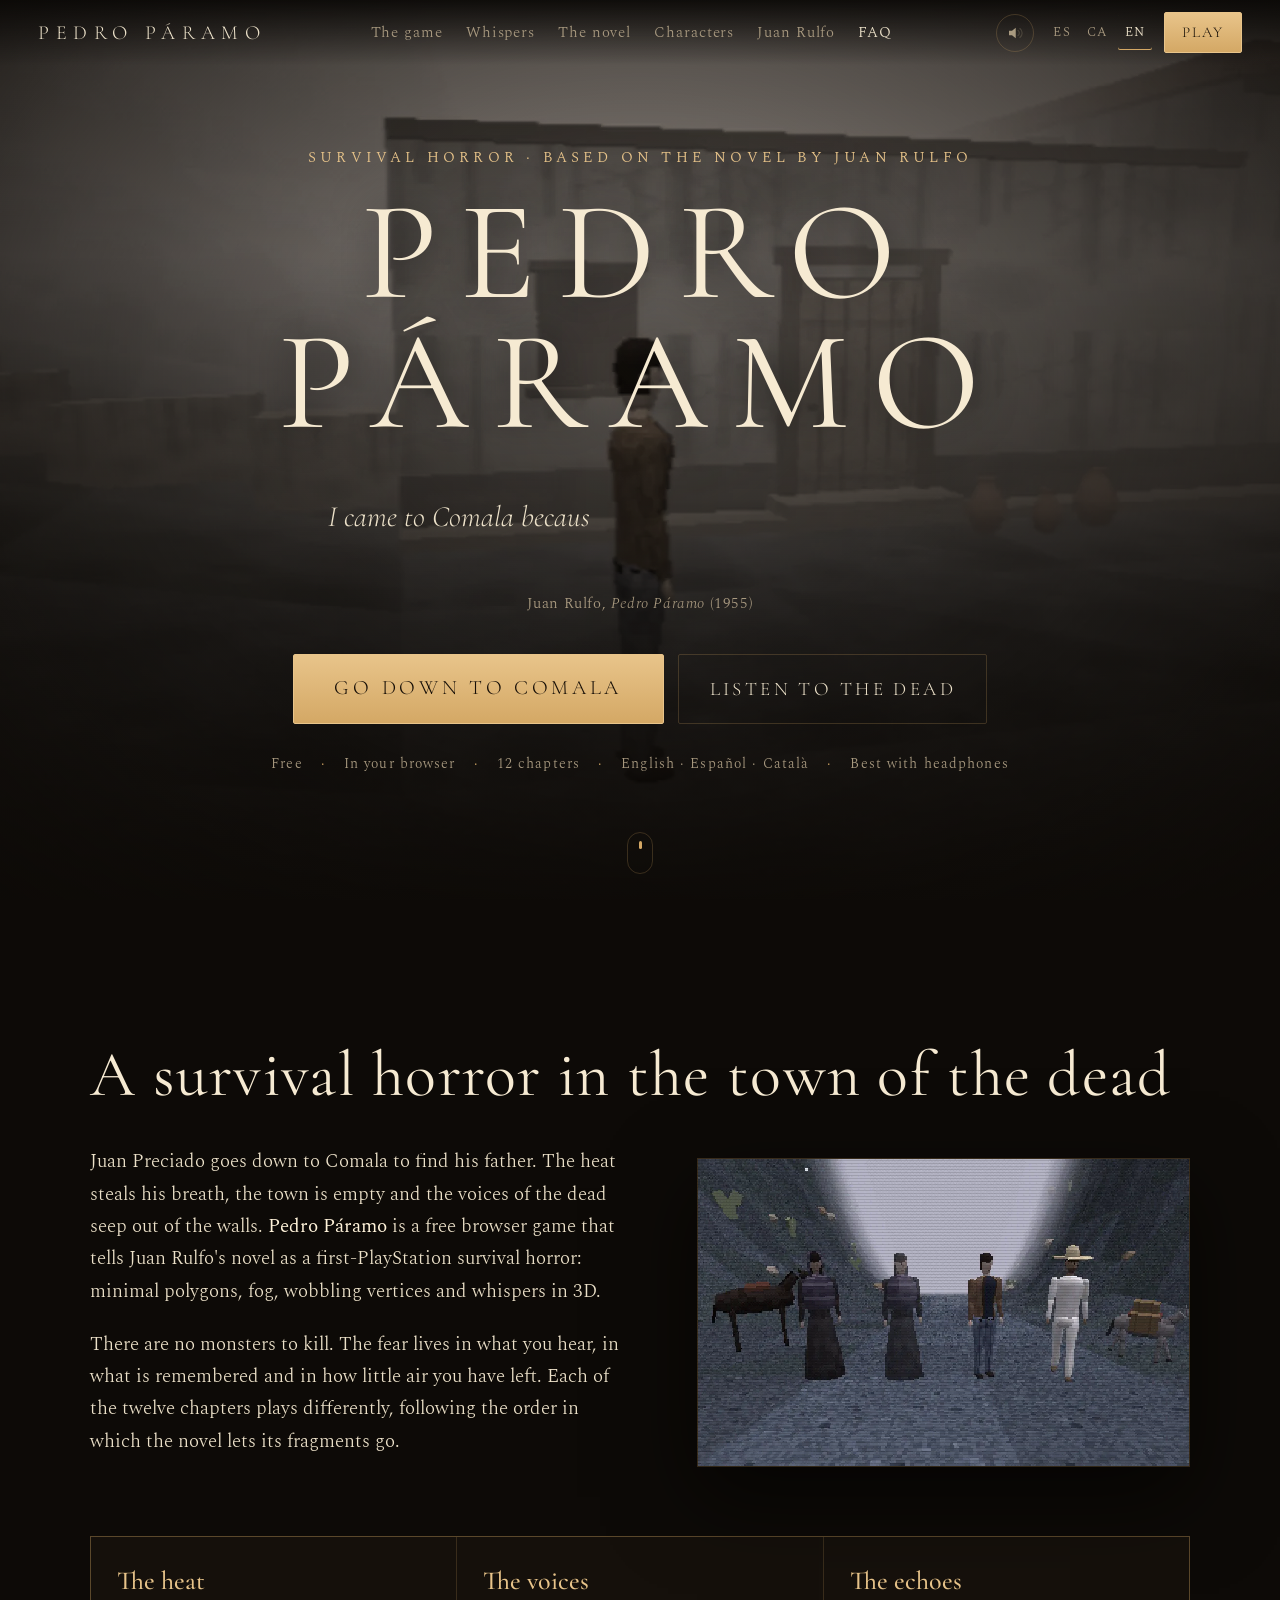
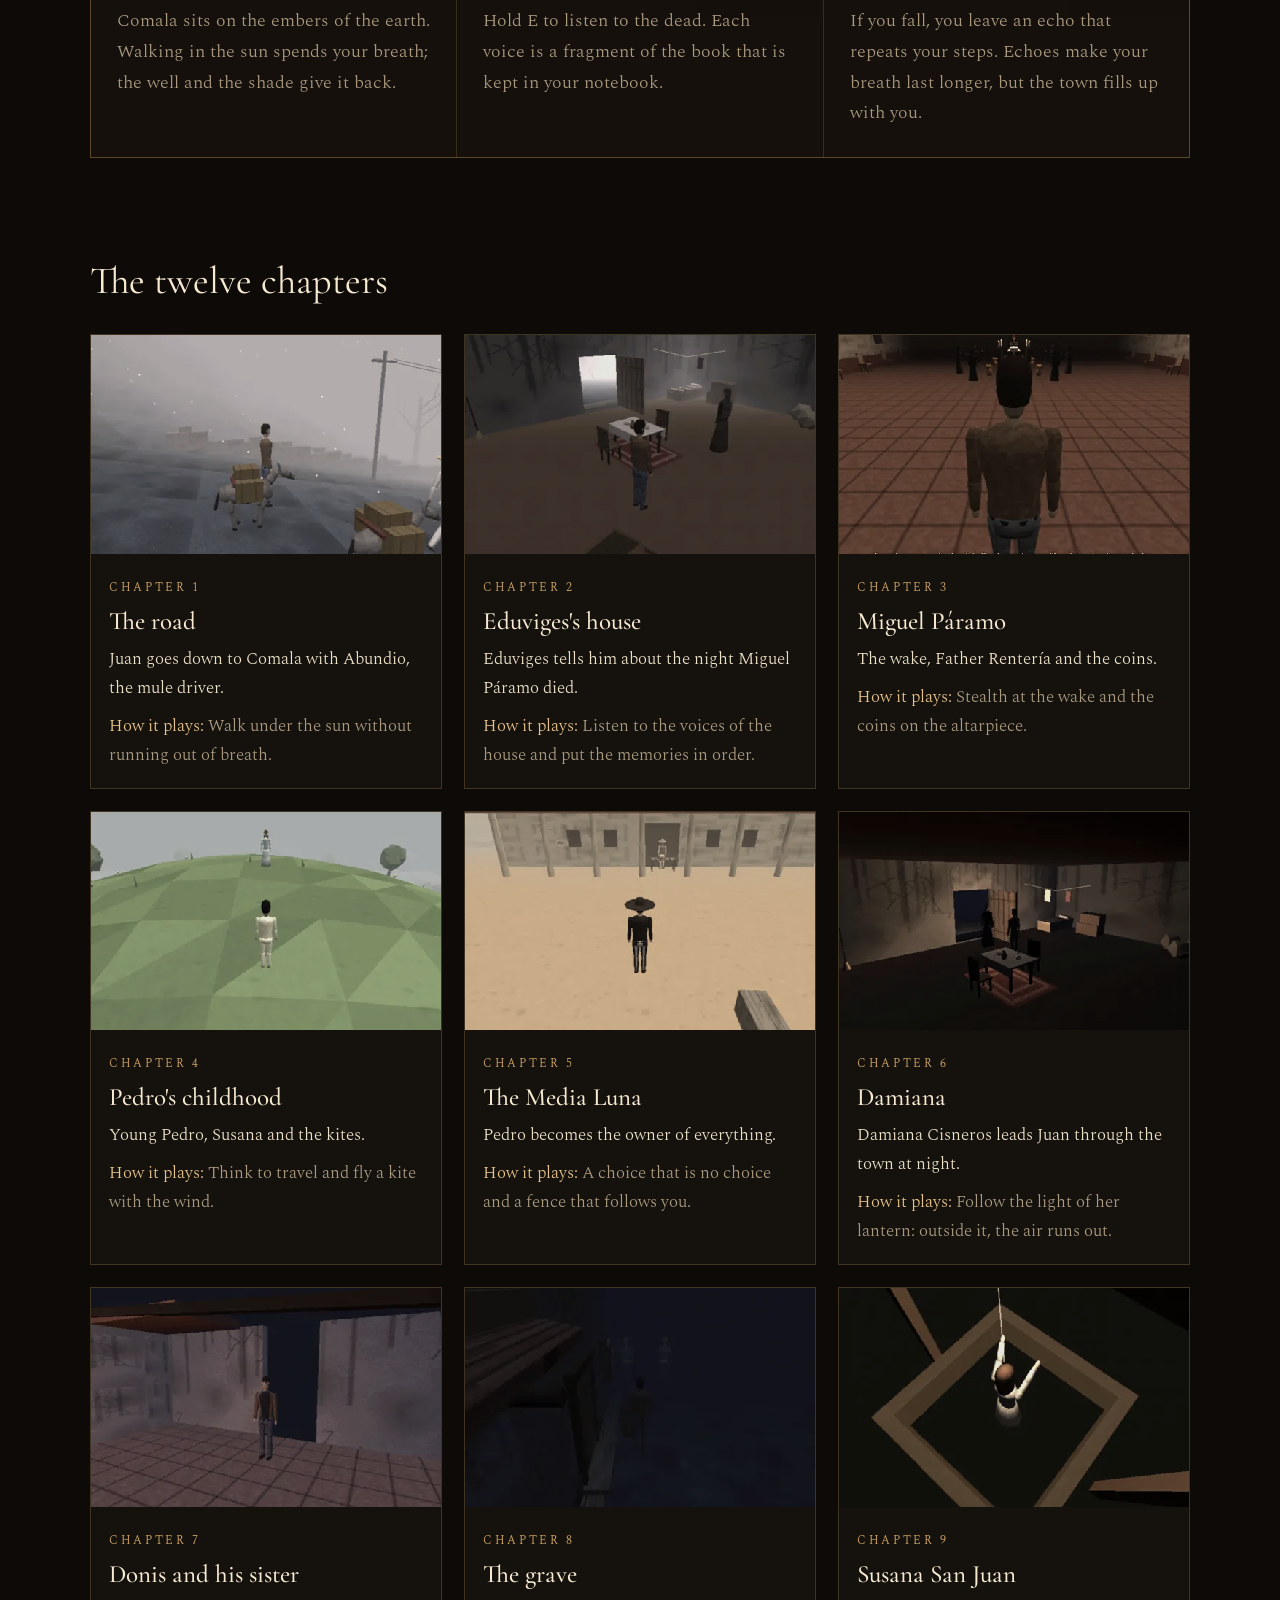
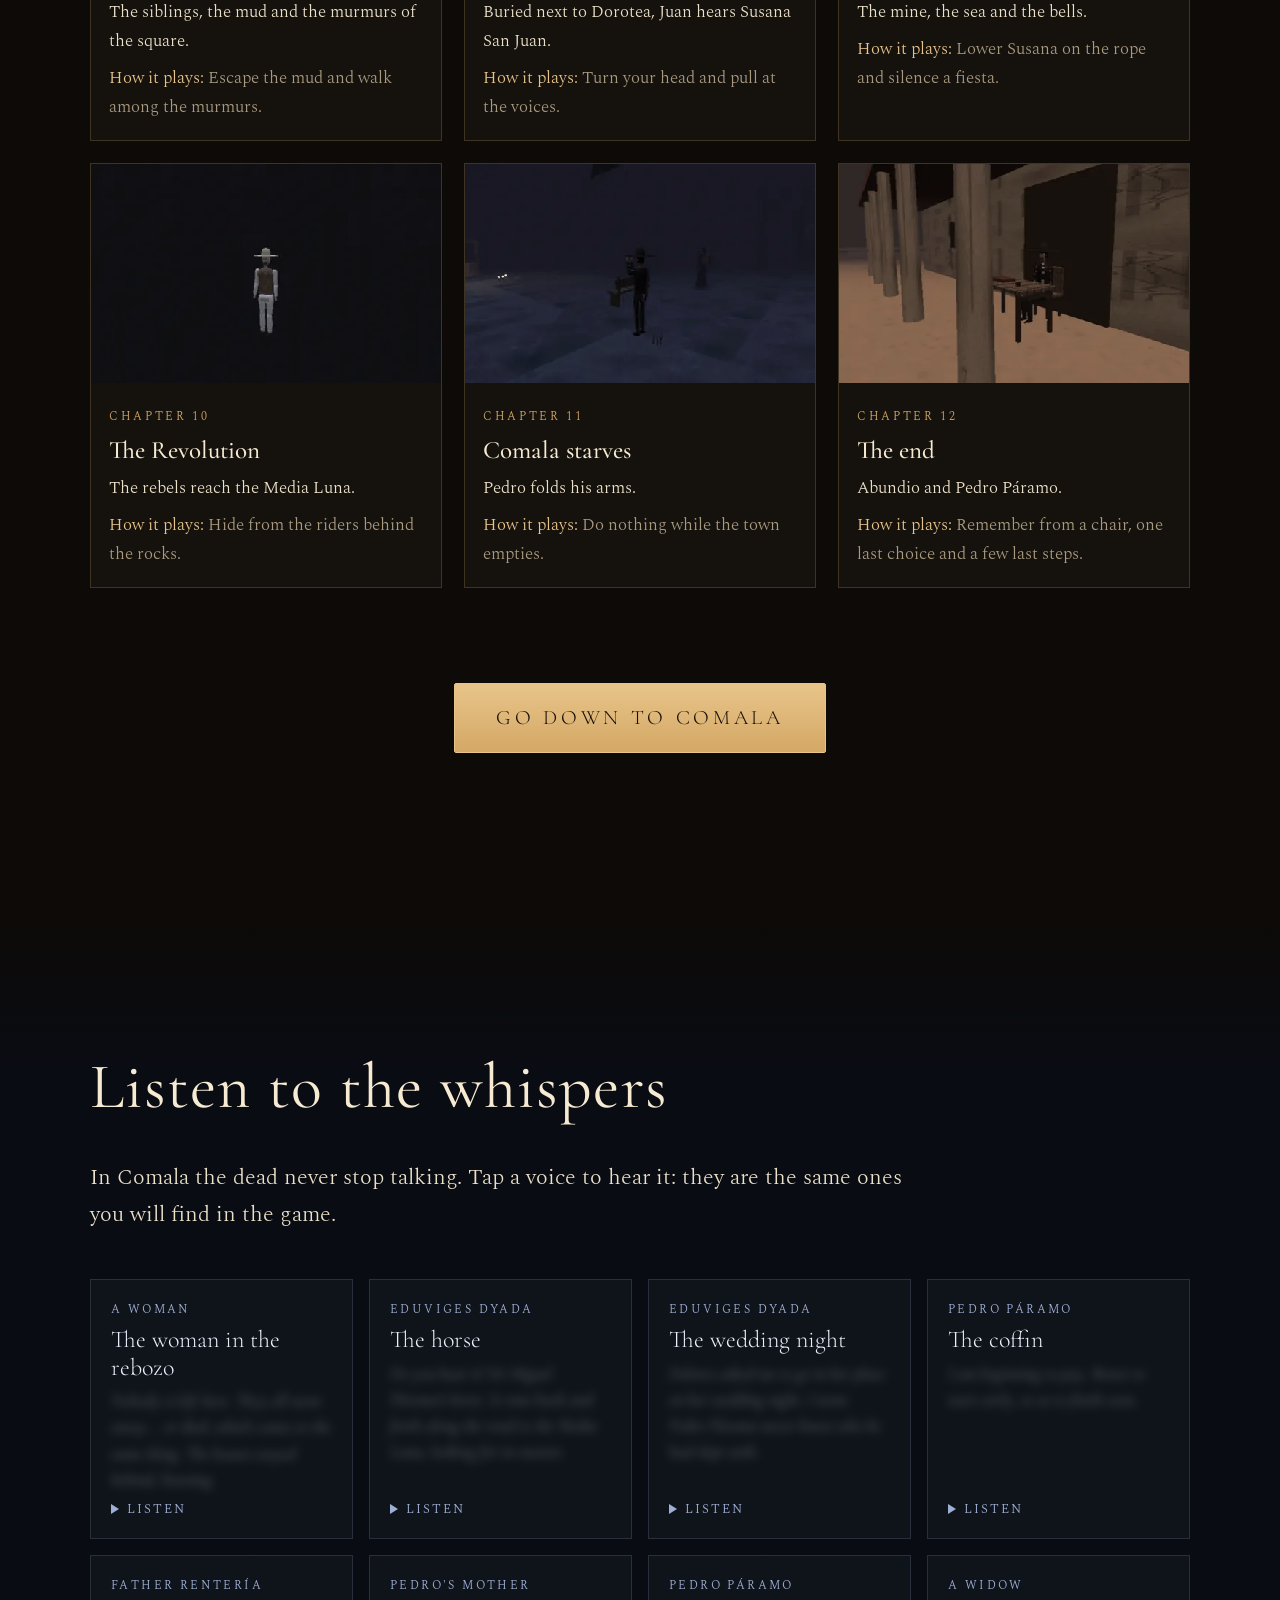
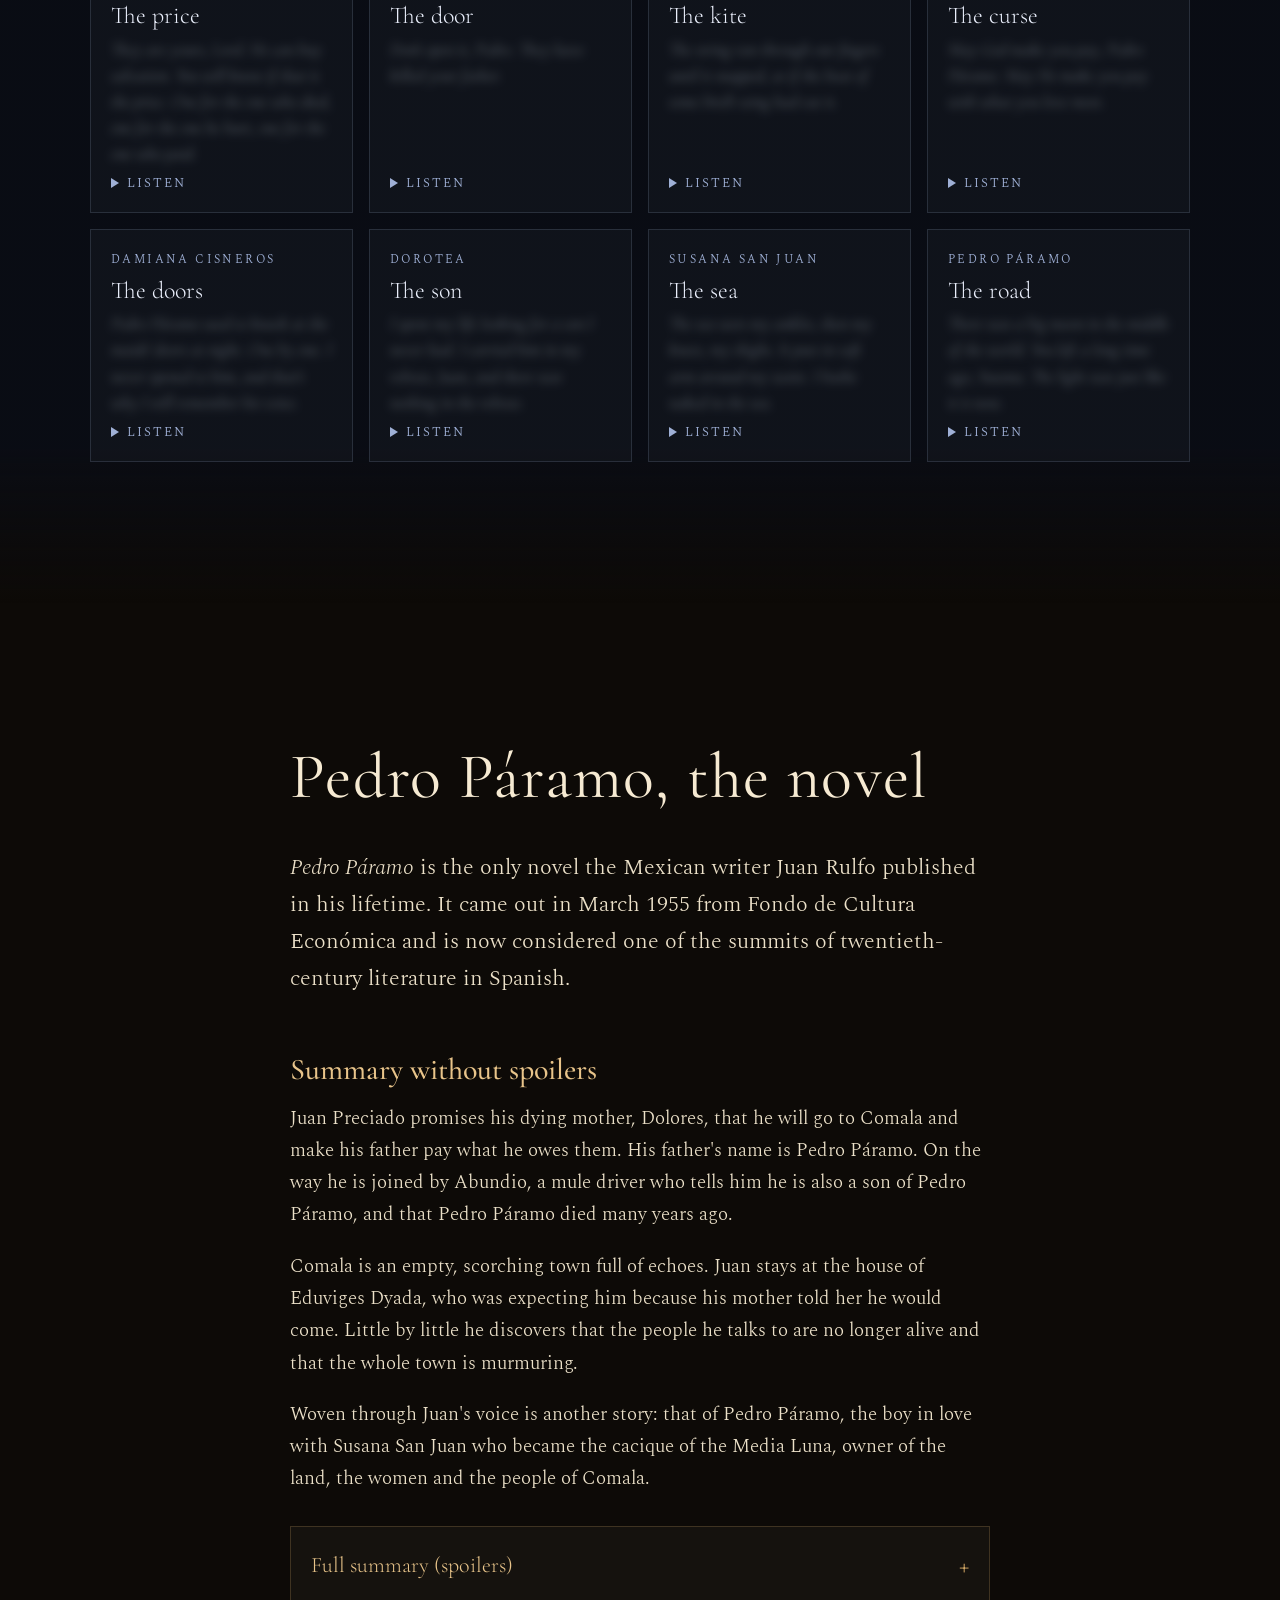
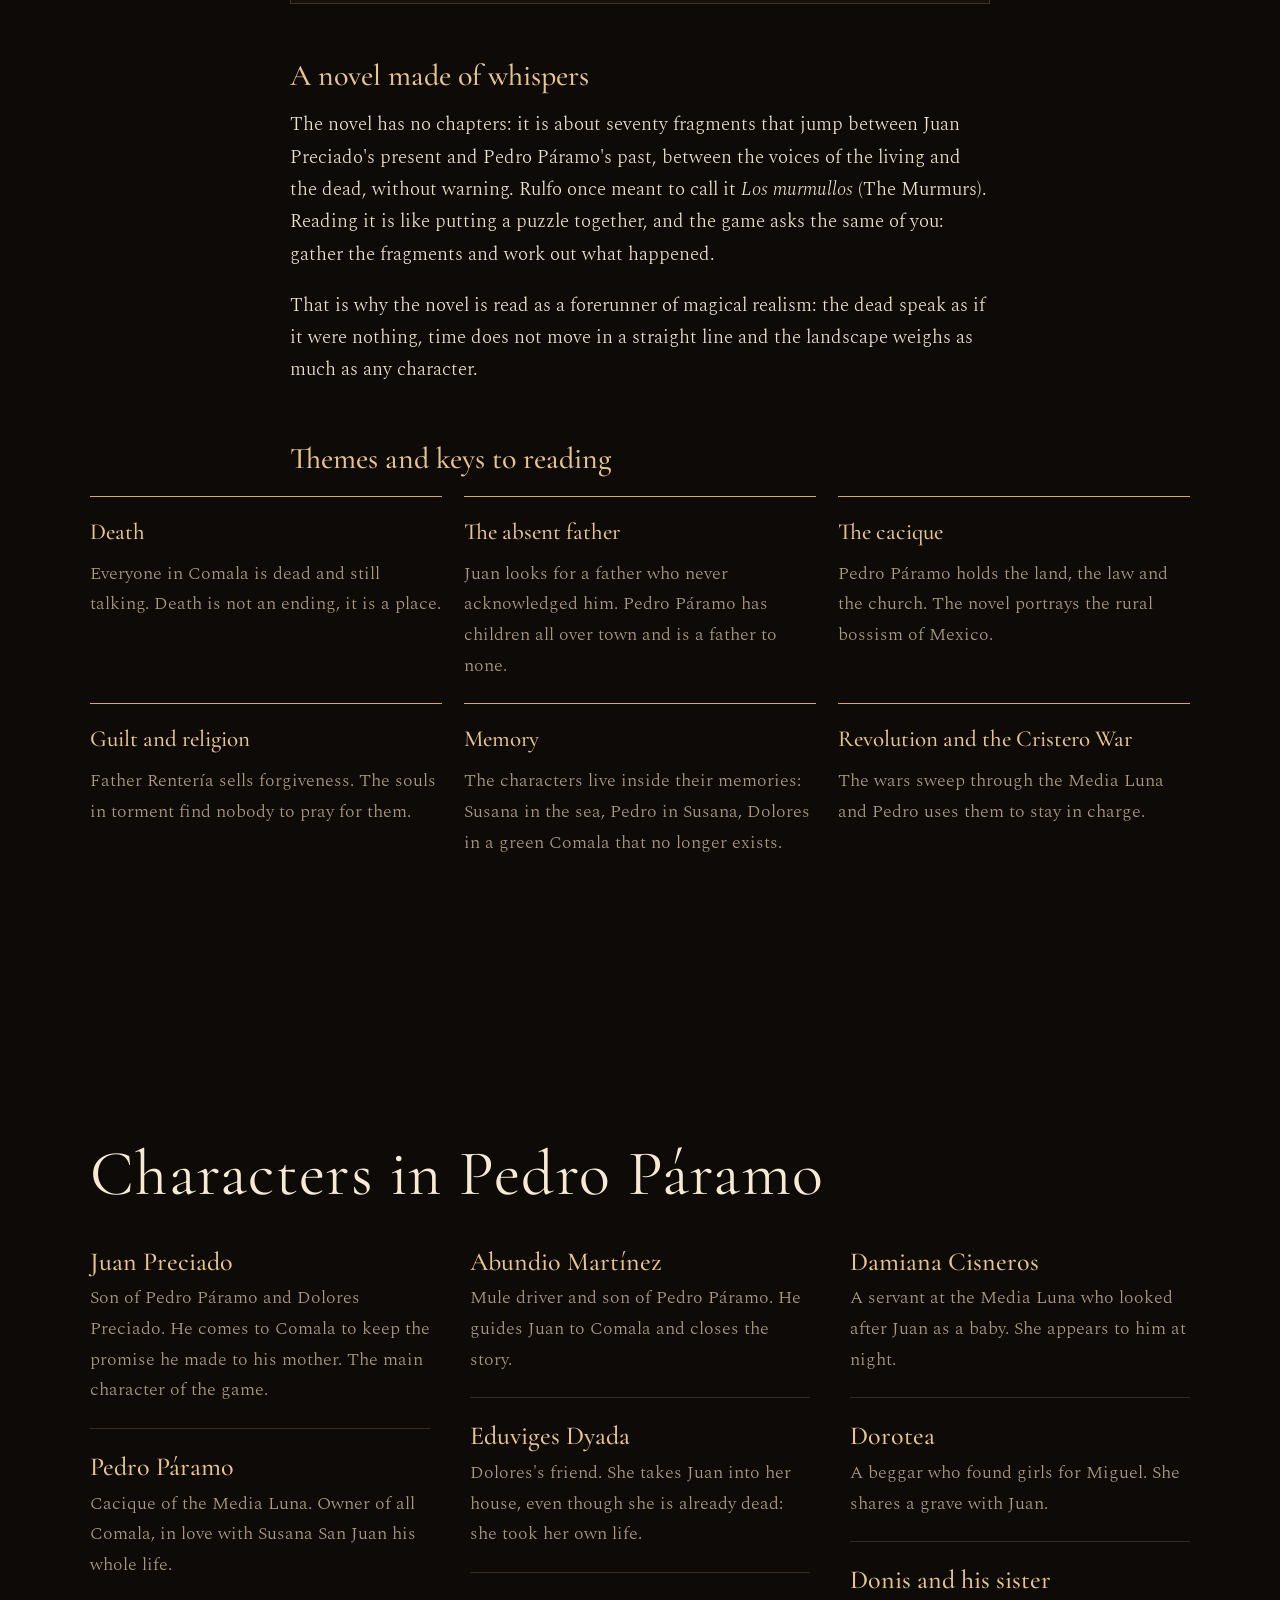
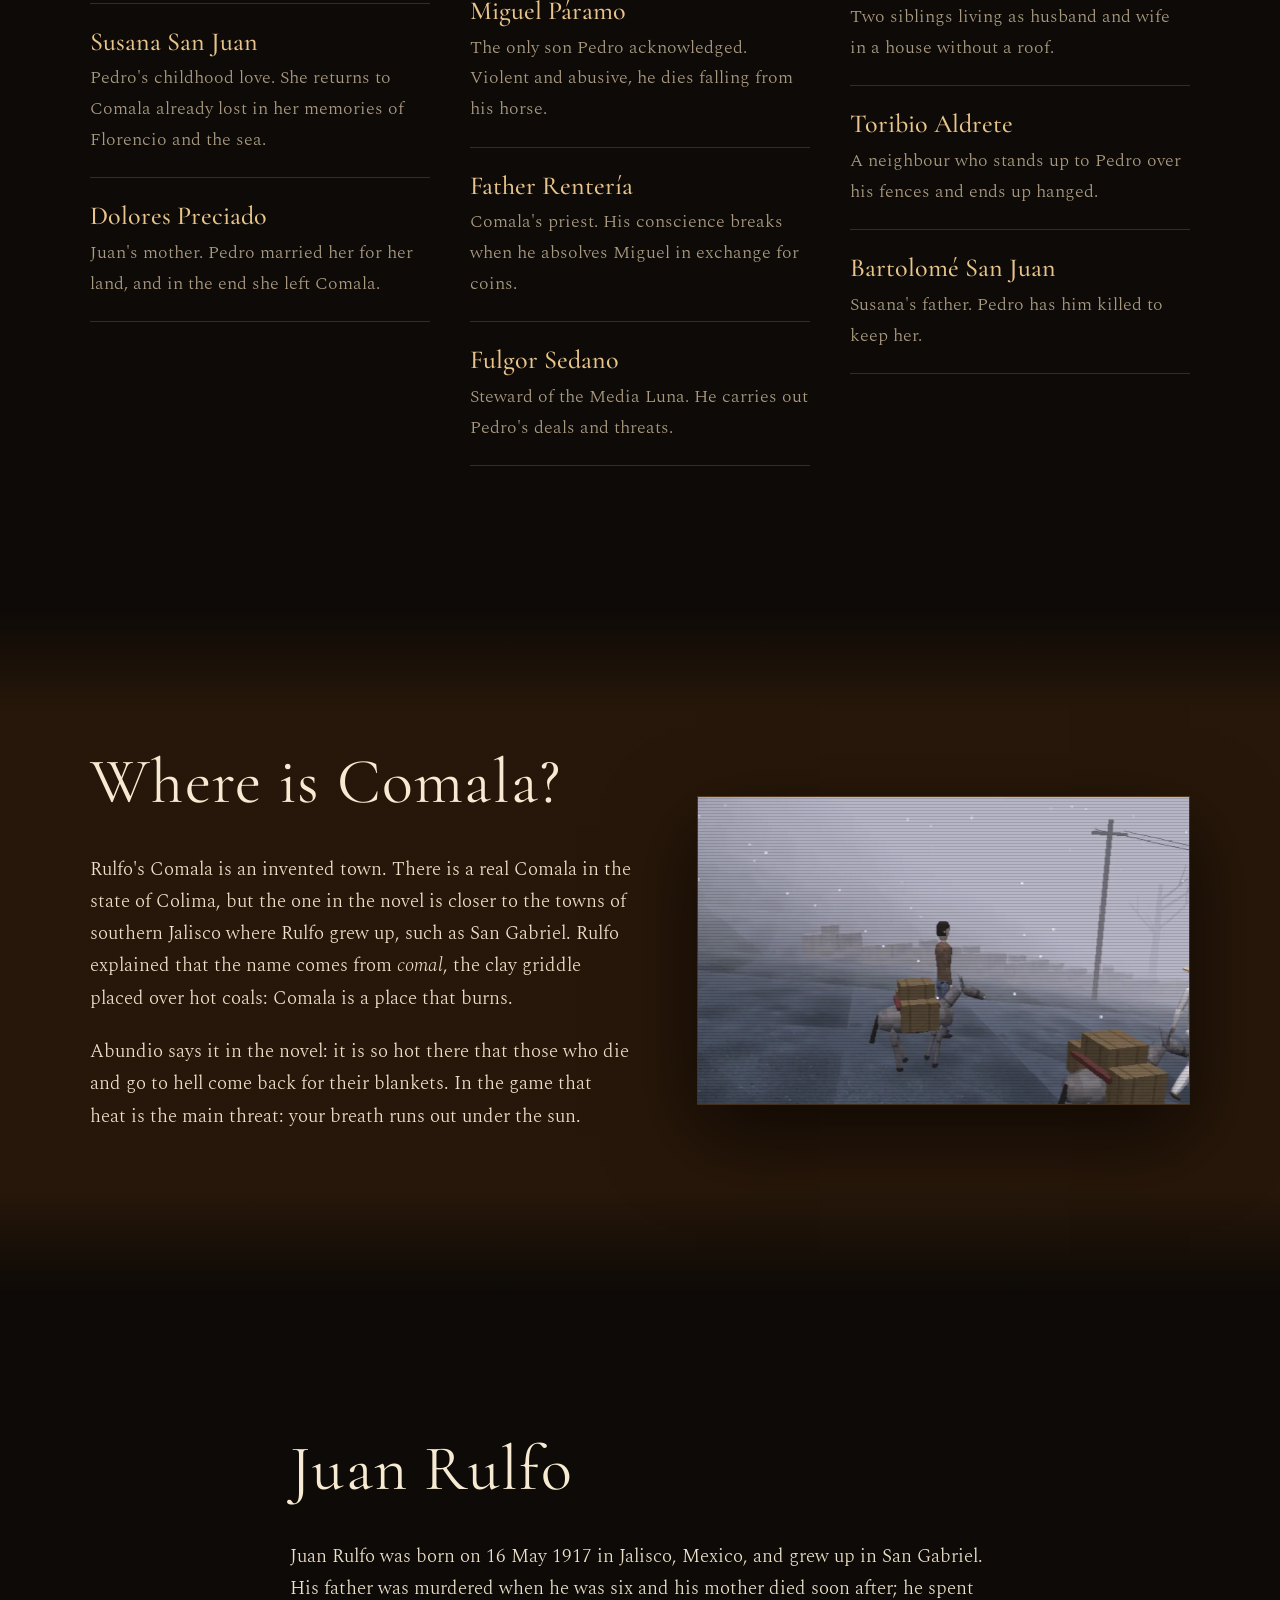
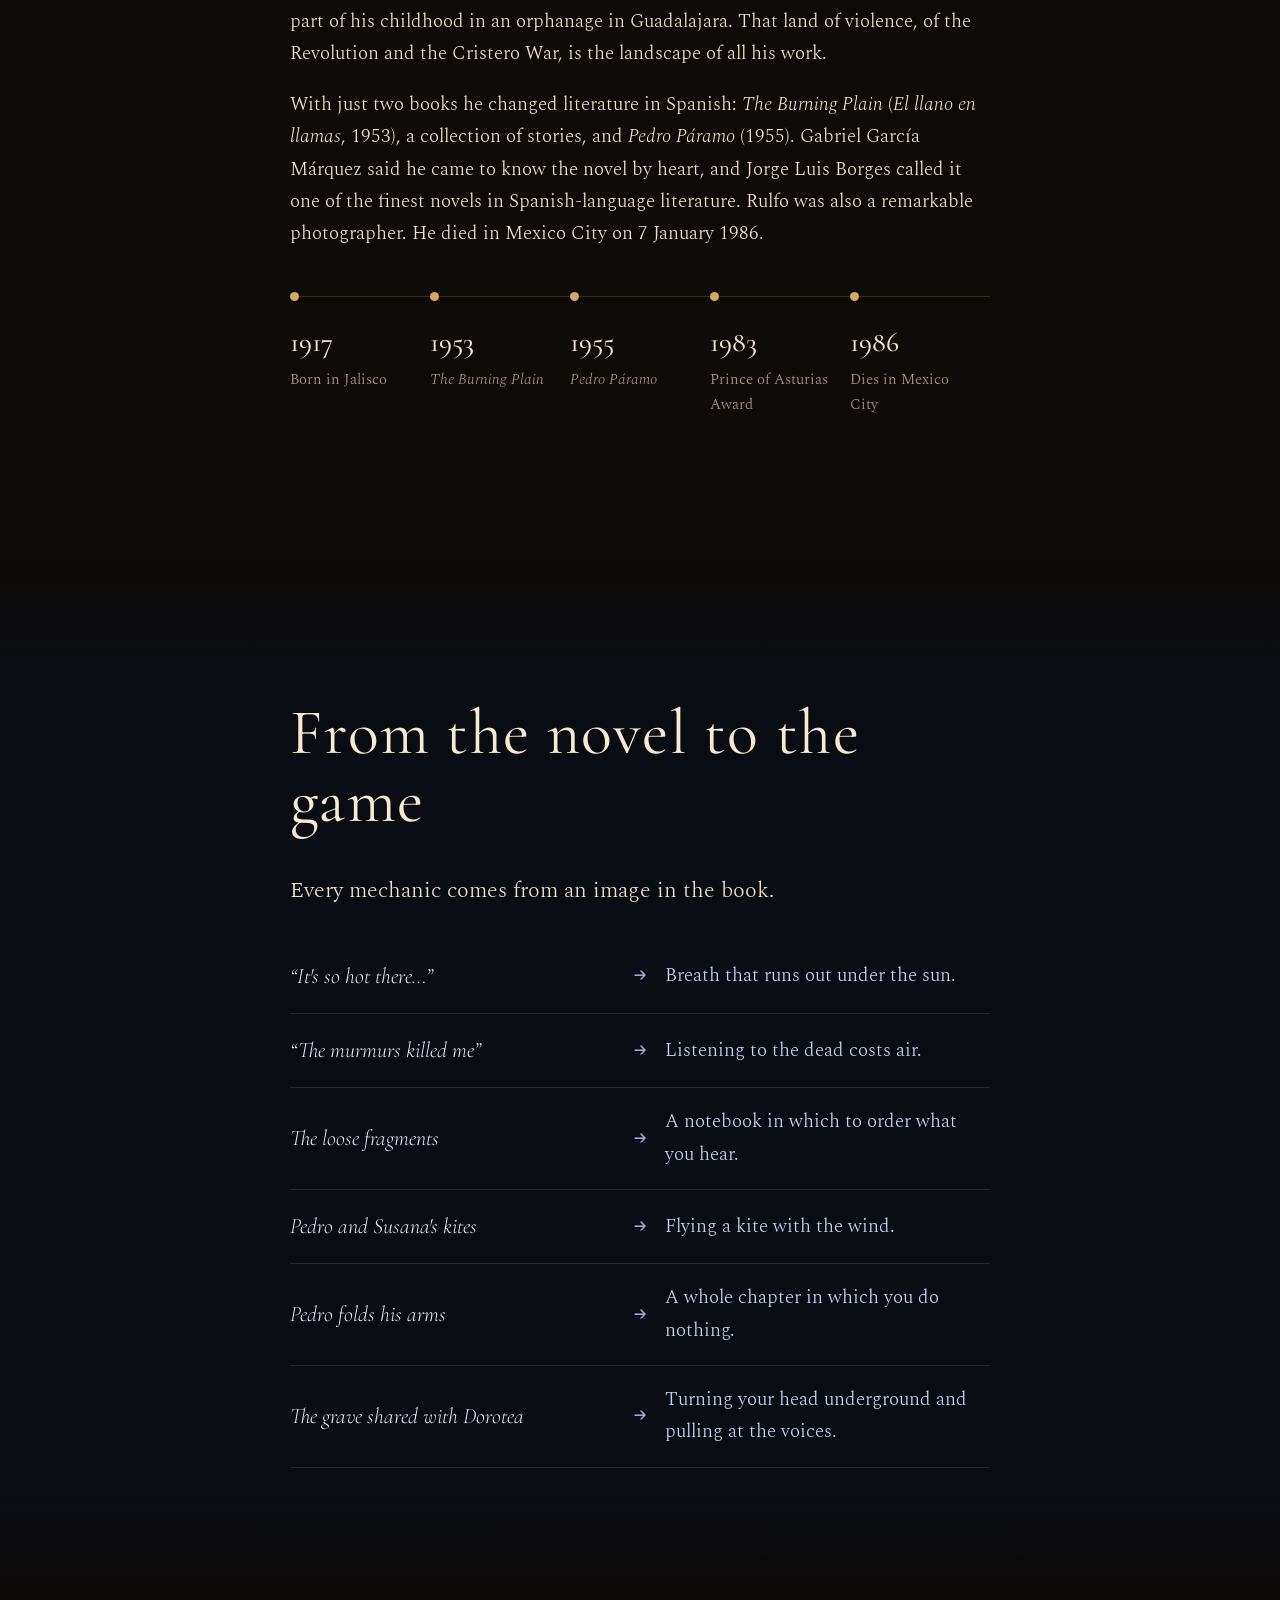
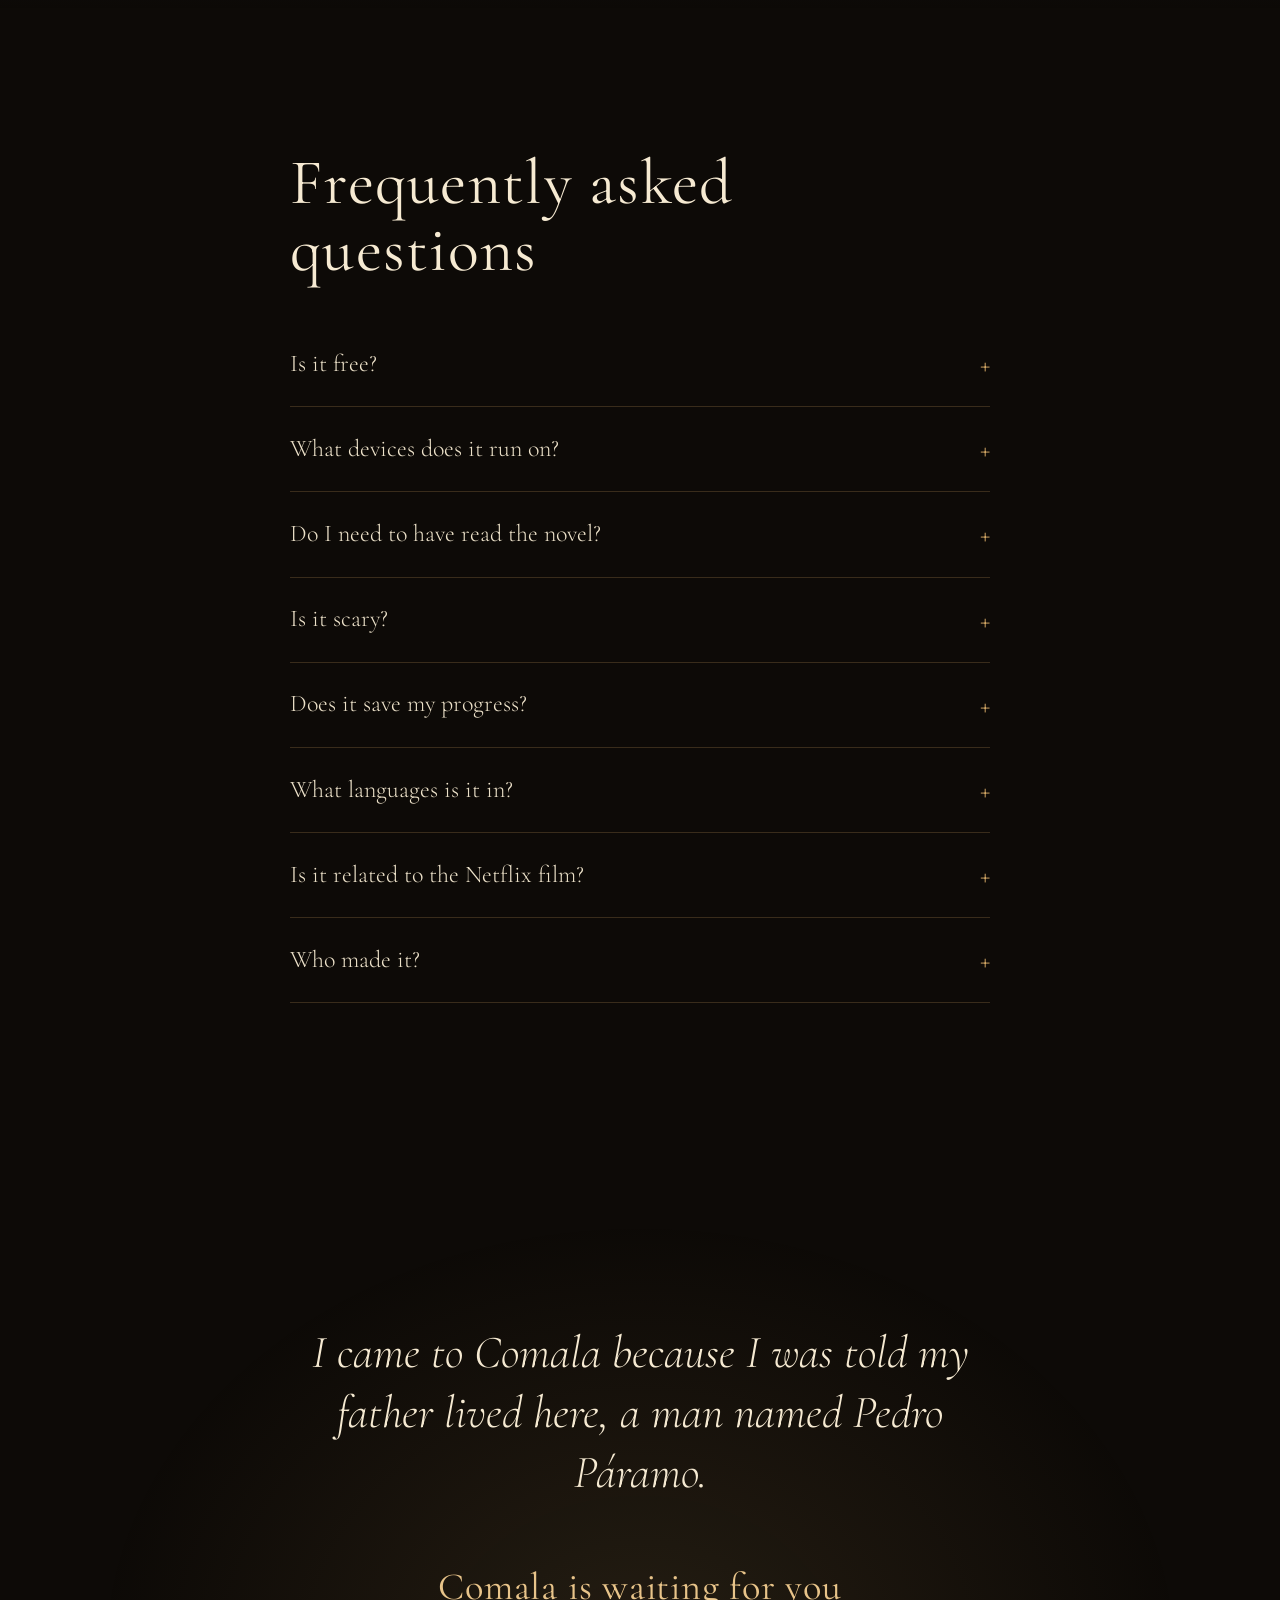
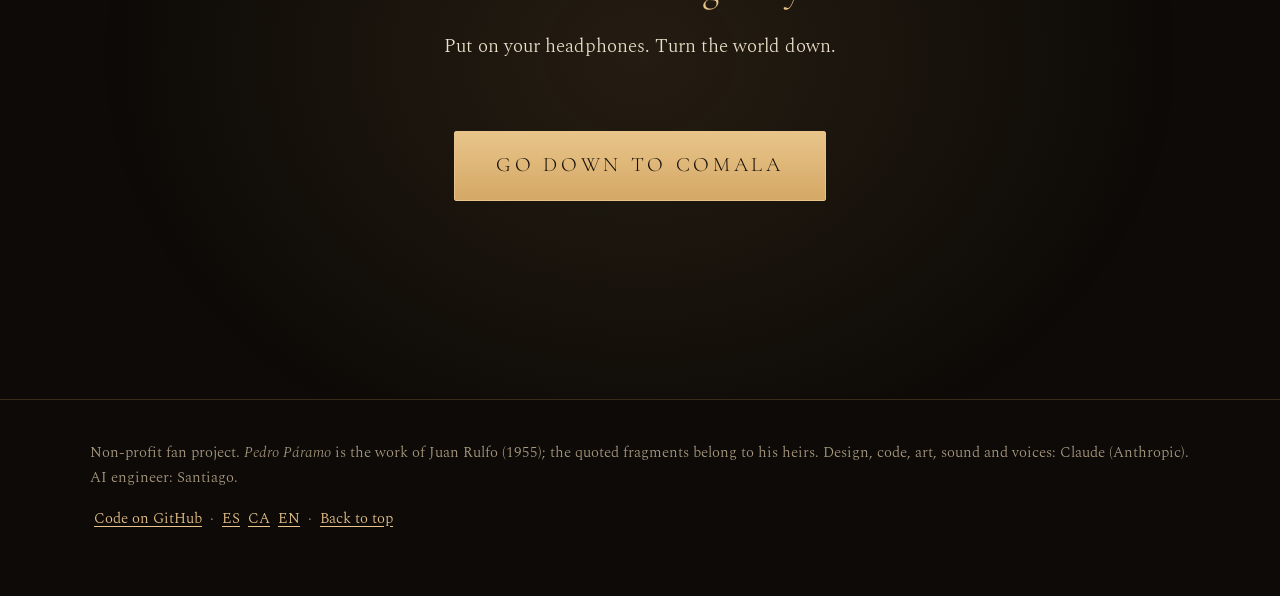
<file: en/index.html>
<!doctype html>
<html lang="en">
<head>
<meta charset="utf-8">
<meta name="viewport" content="width=device-width,initial-scale=1">
<title>Pedro Páramo, the video game · Free survival horror based on Juan Rulfo&#x27;s novel</title>
<meta name="description" content="Play Pedro Páramo free in your browser: a PS1 survival horror in the style of Silent Hill based on Juan Rulfo&#x27;s novel. Plus: summary, characters, Comala, themes and a short biography of Rulfo.">
<meta name="robots" content="index,follow,max-image-preview:large">
<meta name="theme-color" content="#0b0907">
<link rel="canonical" href="https://pedro-paramo.vercel.app/en/">
<link rel="alternate" hreflang="es" href="https://pedro-paramo.vercel.app/">
<link rel="alternate" hreflang="ca" href="https://pedro-paramo.vercel.app/ca/">
<link rel="alternate" hreflang="en" href="https://pedro-paramo.vercel.app/en/">
<link rel="alternate" hreflang="x-default" href="https://pedro-paramo.vercel.app/">
<link rel="icon" href="/favicon.svg" type="image/svg+xml">
<link rel="apple-touch-icon" href="/apple-touch-icon.png">
<link rel="preconnect" href="https://fonts.googleapis.com">
<link rel="preconnect" href="https://fonts.gstatic.com" crossorigin>
<link rel="stylesheet" href="https://fonts.googleapis.com/css2?family=Cormorant+Garamond:ital,wght@0,400;0,500;1,400&family=Spectral:ital,wght@0,300;0,400;1,300&display=swap">
<link rel="stylesheet" href="/web/estilo.css">
<link rel="preload" as="image" href="/web/img/hero.webp">
<meta property="og:type" content="website">
<meta property="og:site_name" content="Pedro Páramo">
<meta property="og:title" content="Pedro Páramo, the video game · Free survival horror based on Juan Rulfo&#x27;s novel">
<meta property="og:description" content="Play Pedro Páramo free in your browser: a PS1 survival horror in the style of Silent Hill based on Juan Rulfo&#x27;s novel. Plus: summary, characters, Comala, themes and a short biography of Rulfo.">
<meta property="og:url" content="https://pedro-paramo.vercel.app/en/">
<meta property="og:image" content="https://pedro-paramo.vercel.app/og.jpg">
<meta property="og:image:width" content="1200">
<meta property="og:image:height" content="630">
<meta property="og:image:alt" content="Juan Preciado in front of a house in Comala, in the fog">
<meta property="og:locale" content="en_US">
<meta property="og:locale:alternate" content="es_ES">
<meta property="og:locale:alternate" content="ca_ES">
<meta name="twitter:card" content="summary_large_image">
<meta name="twitter:title" content="Pedro Páramo, the video game · Free survival horror based on Juan Rulfo&#x27;s novel">
<meta name="twitter:description" content="Play Pedro Páramo free in your browser: a PS1 survival horror in the style of Silent Hill based on Juan Rulfo&#x27;s novel. Plus: summary, characters, Comala, themes and a short biography of Rulfo.">
<meta name="twitter:image" content="https://pedro-paramo.vercel.app/og.jpg">
<script type="application/ld+json">{"@context":"https://schema.org","@graph":[{"@type":["VideoGame","SoftwareApplication"],"@id":"https://pedro-paramo.vercel.app/#juego","name":"Pedro Páramo","description":"Play Pedro Páramo free in your browser: a PS1 survival horror in the style of Silent Hill based on Juan Rulfo's novel. Plus: summary, characters, Comala, themes and a short biography of Rulfo.","url":"https://pedro-paramo.vercel.app/en/","image":"https://pedro-paramo.vercel.app/og.jpg","screenshot":["https://pedro-paramo.vercel.app/web/img/c01.webp","https://pedro-paramo.vercel.app/web/img/c02.webp","https://pedro-paramo.vercel.app/web/img/c03.webp","https://pedro-paramo.vercel.app/web/img/c04.webp","https://pedro-paramo.vercel.app/web/img/c05.webp","https://pedro-paramo.vercel.app/web/img/c06.webp"],"genre":["Survival horror","Adventure"],"applicationCategory":"GameApplication","gamePlatform":"Web browser","operatingSystem":"Windows, macOS, Linux","playMode":"SinglePlayer","inLanguage":["es","ca","en"],"isAccessibleForFree":true,"offers":{"@type":"Offer","price":"0","priceCurrency":"EUR","availability":"https://schema.org/InStock","url":"https://pedro-paramo.vercel.app/jugar?lang=en"},"softwareVersion":"1.0-beta","datePublished":"2026-10-06","author":[{"@type":"Organization","name":"Claude (Anthropic)"},{"@type":"Person","name":"Santiago","url":"https://github.com/yeagob"}],"isBasedOn":{"@id":"https://pedro-paramo.vercel.app/#novela"},"sameAs":["https://github.com/yeagob/pedro-paramo"]},{"@type":"Book","@id":"https://pedro-paramo.vercel.app/#novela","name":"Pedro Páramo","author":{"@type":"Person","name":"Juan Rulfo","birthDate":"1917-05-16","deathDate":"1986-01-07"},"datePublished":"1955","inLanguage":"es","genre":"Novela"},{"@type":"FAQPage","mainEntity":[{"@type":"Question","name":"Is it free?","acceptedAnswer":{"@type":"Answer","text":"Yes. It is played free in the browser, with no ads, no sign-up and nothing to download."}},{"@type":"Question","name":"What devices does it run on?","acceptedAnswer":{"@type":"Answer","text":"On a computer with keyboard and mouse (Windows, macOS or Linux) and a current browser such as Chrome, Firefox, Edge or Safari. You can read this page on your phone, but the game needs a keyboard."}},{"@type":"Question","name":"Do I need to have read the novel?","acceptedAnswer":{"@type":"Answer","text":"No. The game tells the story from the beginning. If you have read it you will recognise the voices and find nods to the book; if not, it can be a good way in."}},{"@type":"Question","name":"Is it scary?","acceptedAnswer":{"@type":"Answer","text":"It is an atmospheric survival horror in the style of late-nineties PlayStation horror games: fog, silence and voices. No cheap jump scares and no explicit violence."}},{"@type":"Question","name":"Does it save my progress?","acceptedAnswer":{"@type":"Answer","text":"Yes. It saves automatically in your browser at the start of each chapter, and you can continue from the title screen."}},{"@type":"Question","name":"What languages is it in?","acceptedAnswer":{"@type":"Answer","text":"English, Spanish and Catalan, with voices in all three languages."}},{"@type":"Question","name":"Is it related to the Netflix film?","acceptedAnswer":{"@type":"Answer","text":"No. The film Pedro Páramo (2024) by Rodrigo Prieto and this game are independent adaptations of the same novel."}},{"@type":"Question","name":"Who made it?","acceptedAnswer":{"@type":"Answer","text":"The design, code, art, sound and voices are the work of Claude, an AI by Anthropic. Santiago acted as the bridge, as AI engineer. It is a non-profit fan project and its code is open source."}}]}]}</script>
<script>{const q=new URLSearchParams(location.search),l=q.get('lang');if(q.has('admin')||location.hash.startsWith('#m-'))location.replace('/jugar'+location.search+location.hash);else if(location.pathname==='/'&&(l==='ca'||l==='en'))location.replace('/'+l+'/')}</script>
</head>
<body>
<a class="skip" href="#contenido">Skip to content</a>
<canvas id="fog" aria-hidden="true"></canvas>
<header class="bar">
<a class="brand" href="/en/">Pedro Páramo</a>
<nav aria-label="Sections"><ul><li><a href="#juego">The game</a></li><li><a href="#murmullos">Whispers</a></li><li><a href="#novela">The novel</a></li><li><a href="#personajes">Characters</a></li><li><a href="#rulfo">Juan Rulfo</a></li><li><a href="#preguntas">FAQ</a></li></ul></nav>
<div class="tools">
<button id="snd" class="icon" type="button" aria-pressed="false" data-on="Turn on the background murmur" data-off="Mute the background murmur" aria-label="Turn on the background murmur" title="Turn on the background murmur"><svg viewBox="0 0 24 24" aria-hidden="true"><path d="M4 9h4l5-4v14l-5-4H4z" fill="currentColor"/><path class="w" d="M16 8.5c1.2 1 1.8 2.2 1.8 3.5s-.6 2.5-1.8 3.5M18.5 6c2 1.6 3 3.6 3 6s-1 4.4-3 6" fill="none" stroke="currentColor" stroke-width="1.6" stroke-linecap="round"/></svg></button>
<div class="langs" role="group" aria-label="Language"><a href="/" hreflang="es" lang="es">ES</a><a href="/ca/" hreflang="ca" lang="ca">CA</a><a href="/en/" hreflang="en" lang="en" aria-current="page">EN</a></div>
<a class="btn sm" href="/jugar?lang=en">Play</a>
</div>
</header>
<main id="contenido">
<section class="hero" id="inicio">
<div class="hero-bg" aria-hidden="true"><img src="/web/img/hero.webp" alt="" width="1600" height="1000" fetchpriority="high"></div>
<div class="hero-in">
<p class="eyebrow">Survival horror · based on the novel by Juan Rulfo</p>
<h1><span>Pedro</span> <span>Páramo</span></h1>
<blockquote class="quote"><p id="q" data-text="I came to Comala because I was told my father lived here, a man named Pedro Páramo.">I came to Comala because I was told my father lived here, a man named Pedro Páramo.</p><footer>Juan Rulfo, <cite>Pedro Páramo</cite> (1955)</footer></blockquote>
<div class="ctas"><a class="btn big" href="/jugar?lang=en">Go down to Comala</a><a class="btn ghost" href="#murmullos">Listen to the dead</a></div>
<ul class="chips"><li>Free</li><li>In your browser</li><li>12 chapters</li><li>English · Español · Català</li><li>Best with headphones</li></ul>
<div class="mobile"><p>Pedro Páramo is played with keyboard and mouse. Save the link and open it on your computer.</p><button class="btn ghost" id="share" type="button" data-done="Link copied">Copy the link</button></div>
</div>
<a class="down" href="#juego" aria-label="The game"><span></span></a>
</section>
<section id="juego" class="sec">
<div class="wrap">
<h2>A survival horror in the town of the dead</h2>
<div class="cols"><div class="prose"><p>Juan Preciado goes down to Comala to find his father. The heat steals his breath, the town is empty and the voices of the dead seep out of the walls. <strong>Pedro Páramo</strong> is a free browser game that tells Juan Rulfo's novel as a first-PlayStation survival horror: minimal polygons, fog, wobbling vertices and whispers in 3D.</p><p>There are no monsters to kill. The fear lives in what you hear, in what is remembered and in how little air you have left. Each of the twelve chapters plays differently, following the order in which the novel lets its fragments go.</p></div><figure class="shot"><img src="/web/img/personajes.webp" alt="Juan Preciado, Abundio y las mujeres de Comala" width="960" height="600" loading="lazy" decoding="async"></figure></div>
<ul class="feats"><li><h3>The heat</h3><p>Comala sits on the embers of the earth. Walking in the sun spends your breath; the well and the shade give it back.</p></li><li><h3>The voices</h3><p>Hold E to listen to the dead. Each voice is a fragment of the book that is kept in your notebook.</p></li><li><h3>The echoes</h3><p>If you fall, you leave an echo that repeats your steps. Echoes make your breath last longer, but the town fills up with you.</p></li></ul>
<h3 class="sub">The twelve chapters</h3>
<ol class="chapters"><li class="ch"><figure><img src="/web/img/c01-s.webp" alt="The road" width="480" height="300" loading="lazy" decoding="async"></figure><div><span class="n">Chapter 1</span><h3>The road</h3><p>Juan goes down to Comala with Abundio, the mule driver.</p><p class="how"><span>How it plays:</span> Walk under the sun without running out of breath.</p></div></li><li class="ch"><figure><img src="/web/img/c02-s.webp" alt="Eduviges&#x27;s house" width="480" height="300" loading="lazy" decoding="async"></figure><div><span class="n">Chapter 2</span><h3>Eduviges's house</h3><p>Eduviges tells him about the night Miguel Páramo died.</p><p class="how"><span>How it plays:</span> Listen to the voices of the house and put the memories in order.</p></div></li><li class="ch"><figure><img src="/web/img/c03-s.webp" alt="Miguel Páramo" width="480" height="300" loading="lazy" decoding="async"></figure><div><span class="n">Chapter 3</span><h3>Miguel Páramo</h3><p>The wake, Father Rentería and the coins.</p><p class="how"><span>How it plays:</span> Stealth at the wake and the coins on the altarpiece.</p></div></li><li class="ch"><figure><img src="/web/img/c04-s.webp" alt="Pedro&#x27;s childhood" width="480" height="300" loading="lazy" decoding="async"></figure><div><span class="n">Chapter 4</span><h3>Pedro's childhood</h3><p>Young Pedro, Susana and the kites.</p><p class="how"><span>How it plays:</span> Think to travel and fly a kite with the wind.</p></div></li><li class="ch"><figure><img src="/web/img/c05-s.webp" alt="The Media Luna" width="480" height="300" loading="lazy" decoding="async"></figure><div><span class="n">Chapter 5</span><h3>The Media Luna</h3><p>Pedro becomes the owner of everything.</p><p class="how"><span>How it plays:</span> A choice that is no choice and a fence that follows you.</p></div></li><li class="ch"><figure><img src="/web/img/c06-s.webp" alt="Damiana" width="480" height="300" loading="lazy" decoding="async"></figure><div><span class="n">Chapter 6</span><h3>Damiana</h3><p>Damiana Cisneros leads Juan through the town at night.</p><p class="how"><span>How it plays:</span> Follow the light of her lantern: outside it, the air runs out.</p></div></li><li class="ch"><figure><img src="/web/img/c07-s.webp" alt="Donis and his sister" width="480" height="300" loading="lazy" decoding="async"></figure><div><span class="n">Chapter 7</span><h3>Donis and his sister</h3><p>The siblings, the mud and the murmurs of the square.</p><p class="how"><span>How it plays:</span> Escape the mud and walk among the murmurs.</p></div></li><li class="ch"><figure><img src="/web/img/c08-s.webp" alt="The grave" width="480" height="300" loading="lazy" decoding="async"></figure><div><span class="n">Chapter 8</span><h3>The grave</h3><p>Buried next to Dorotea, Juan hears Susana San Juan.</p><p class="how"><span>How it plays:</span> Turn your head and pull at the voices.</p></div></li><li class="ch"><figure><img src="/web/img/c09-s.webp" alt="Susana San Juan" width="480" height="300" loading="lazy" decoding="async"></figure><div><span class="n">Chapter 9</span><h3>Susana San Juan</h3><p>The mine, the sea and the bells.</p><p class="how"><span>How it plays:</span> Lower Susana on the rope and silence a fiesta.</p></div></li><li class="ch"><figure><img src="/web/img/c10-s.webp" alt="The Revolution" width="480" height="300" loading="lazy" decoding="async"></figure><div><span class="n">Chapter 10</span><h3>The Revolution</h3><p>The rebels reach the Media Luna.</p><p class="how"><span>How it plays:</span> Hide from the riders behind the rocks.</p></div></li><li class="ch"><figure><img src="/web/img/c11-s.webp" alt="Comala starves" width="480" height="300" loading="lazy" decoding="async"></figure><div><span class="n">Chapter 11</span><h3>Comala starves</h3><p>Pedro folds his arms.</p><p class="how"><span>How it plays:</span> Do nothing while the town empties.</p></div></li><li class="ch"><figure><img src="/web/img/c12-s.webp" alt="The end" width="480" height="300" loading="lazy" decoding="async"></figure><div><span class="n">Chapter 12</span><h3>The end</h3><p>Abundio and Pedro Páramo.</p><p class="how"><span>How it plays:</span> Remember from a chair, one last choice and a few last steps.</p></div></li></ol>
<p class="center"><a class="btn big" href="/jugar?lang=en">Go down to Comala</a></p>
</div>
</section>
<section id="murmullos" class="sec night">
<div class="wrap">
<h2>Listen to the whispers</h2>
<p class="lead">In Comala the dead never stop talking. Tap a voice to hear it: they are the same ones you will find in the game.</p>
<ul class="voices"><li><button class="voice" type="button" data-clip="/audio/en/fr_rebozo.mp3" aria-pressed="false"><span class="who">A woman</span><span class="tt">The woman in the rebozo</span><span class="tx">Nobody is left here. They all went away... or died, which comes to the same thing. The houses stayed behind, listening.</span><span class="pl" data-a="Listen" data-b="Stop">Listen</span></button></li><li><button class="voice" type="button" data-clip="/audio/en/fr_caballo.mp3" aria-pressed="false"><span class="who">Eduviges Dyada</span><span class="tt">The horse</span><span class="tx">Do you hear it? It&#x27;s Miguel Páramo&#x27;s horse. It runs back and forth along the road to the Media Luna, looking for its master.</span><span class="pl" data-a="Listen" data-b="Stop">Listen</span></button></li><li><button class="voice" type="button" data-clip="/audio/en/fr_eduviges.mp3" aria-pressed="false"><span class="who">Eduviges Dyada</span><span class="tt">The wedding night</span><span class="tx">Dolores asked me to go in her place on her wedding night. I went. Pedro Páramo never knew who he had slept with.</span><span class="pl" data-a="Listen" data-b="Stop">Listen</span></button></li><li><button class="voice" type="button" data-clip="/audio/en/fr_pedro.mp3" aria-pressed="false"><span class="who">Pedro Páramo</span><span class="tt">The coffin</span><span class="tx">I am beginning to pay. Better to start early, so as to finish soon.</span><span class="pl" data-a="Listen" data-b="Stop">Listen</span></button></li><li><button class="voice" type="button" data-clip="/audio/en/fr_renteria.mp3" aria-pressed="false"><span class="who">Father Rentería</span><span class="tt">The price</span><span class="tx">They are yours, Lord. He can buy salvation. You will know if that is the price. One for the one who died, one for the one he hurt, one for the one who paid.</span><span class="pl" data-a="Listen" data-b="Stop">Listen</span></button></li><li><button class="voice" type="button" data-clip="/audio/en/fr_madre.mp3" aria-pressed="false"><span class="who">Pedro&#x27;s mother</span><span class="tt">The door</span><span class="tx">Don&#x27;t open it, Pedro. They have killed your father.</span><span class="pl" data-a="Listen" data-b="Stop">Listen</span></button></li><li><button class="voice" type="button" data-clip="/audio/en/fr_papalote.mp3" aria-pressed="false"><span class="who">Pedro Páramo</span><span class="tt">The kite</span><span class="tx">The string ran through our fingers until it snapped, as if the beat of some bird&#x27;s wing had cut it.</span><span class="pl" data-a="Listen" data-b="Stop">Listen</span></button></li><li><button class="voice" type="button" data-clip="/audio/en/fr_v4.mp3" aria-pressed="false"><span class="who">A widow</span><span class="tt">The curse</span><span class="tx">May God make you pay, Pedro Páramo. May He make you pay with what you love most.</span><span class="pl" data-a="Listen" data-b="Stop">Listen</span></button></li><li><button class="voice" type="button" data-clip="/audio/en/fr_d2.mp3" aria-pressed="false"><span class="who">Damiana Cisneros</span><span class="tt">The doors</span><span class="tx">Pedro Páramo used to knock at the maids&#x27; doors at night. One by one. I never opened to him, and that&#x27;s why I still remember his voice.</span><span class="pl" data-a="Listen" data-b="Stop">Listen</span></button></li><li><button class="voice" type="button" data-clip="/audio/en/fr_do1.mp3" aria-pressed="false"><span class="who">Dorotea</span><span class="tt">The son</span><span class="tx">I spent my life looking for a son I never had. I carried him in my rebozo, Juan, and there was nothing in the rebozo.</span><span class="pl" data-a="Listen" data-b="Stop">Listen</span></button></li><li><button class="voice" type="button" data-clip="/audio/en/fr_s1.mp3" aria-pressed="false"><span class="who">Susana San Juan</span><span class="tt">The sea</span><span class="tx">The sea wets my ankles, then my knees, my thighs. It puts its soft arm around my waist. I bathe naked in the sea.</span><span class="pl" data-a="Listen" data-b="Stop">Listen</span></button></li><li><button class="voice" type="button" data-clip="/audio/en/fr_pf.mp3" aria-pressed="false"><span class="who">Pedro Páramo</span><span class="tt">The road</span><span class="tx">There was a big moon in the middle of the world. You left a long time ago, Susana. The light was just like it is now.</span><span class="pl" data-a="Listen" data-b="Stop">Listen</span></button></li></ul>
</div>
</section>
<section id="novela" class="sec">
<div class="wrap narrow">
<h2>Pedro Páramo, the novel</h2>
<p class="lead"><cite>Pedro Páramo</cite> is the only novel the Mexican writer Juan Rulfo published in his lifetime. It came out in March 1955 from Fondo de Cultura Económica and is now considered one of the summits of twentieth-century literature in Spanish.</p>
<h3>Summary without spoilers</h3>
<p>Juan Preciado promises his dying mother, Dolores, that he will go to Comala and make his father pay what he owes them. His father's name is Pedro Páramo. On the way he is joined by Abundio, a mule driver who tells him he is also a son of Pedro Páramo, and that Pedro Páramo died many years ago.</p><p>Comala is an empty, scorching town full of echoes. Juan stays at the house of Eduviges Dyada, who was expecting him because his mother told her he would come. Little by little he discovers that the people he talks to are no longer alive and that the whole town is murmuring.</p><p>Woven through Juan's voice is another story: that of Pedro Páramo, the boy in love with Susana San Juan who became the cacique of the Media Luna, owner of the land, the women and the people of Comala.</p>
<details class="spoil"><summary>Full summary (spoilers)</summary><p>The murmurs kill Juan Preciado. He wakes up buried in the same grave as Dorotea, a beggar woman, and from there the two of them listen to the dead in the cemetery, among them Susana San Juan.</p><p>Pedro Páramo's story is pieced together in fragments. After his father is murdered, Pedro marries Dolores Preciado so he won't have to pay his debts to her, moves his fences onto his neighbours' land and has Toribio Aldrete hanged with the help of his steward, Fulgor Sedano. His son Miguel Páramo rapes and kills as he pleases until he dies falling from his horse. Father Rentería, whose brother was killed by Miguel, accepts Pedro's coins and absolves him.</p><p>Pedro brings Susana San Juan back to Comala with her father, Bartolomé, whom he has killed. Susana has lost her mind and lives in the memory of Florencio, her dead husband, and of the sea. When she dies, the town holds a fair while the bells toll for her. Pedro swears to fold his arms and lets Comala starve. During the Revolution he makes deals with the rebels to stay in power.</p><p>In the end Abundio, drunk and desperate after his wife's death, comes to ask him for help and stabs him. Pedro Páramo, sitting in his chair, crumbles like a heap of stones.</p></details>
<h3>A novel made of whispers</h3>
<p>The novel has no chapters: it is about seventy fragments that jump between Juan Preciado's present and Pedro Páramo's past, between the voices of the living and the dead, without warning. Rulfo once meant to call it <em>Los murmullos</em> (The Murmurs). Reading it is like putting a puzzle together, and the game asks the same of you: gather the fragments and work out what happened.</p><p>That is why the novel is read as a forerunner of magical realism: the dead speak as if it were nothing, time does not move in a straight line and the landscape weighs as much as any character.</p>
<h3>Themes and keys to reading</h3>
</div>
<div class="wrap"><ul class="themes"><li><h4>Death</h4><p>Everyone in Comala is dead and still talking. Death is not an ending, it is a place.</p></li><li><h4>The absent father</h4><p>Juan looks for a father who never acknowledged him. Pedro Páramo has children all over town and is a father to none.</p></li><li><h4>The cacique</h4><p>Pedro Páramo holds the land, the law and the church. The novel portrays the rural bossism of Mexico.</p></li><li><h4>Guilt and religion</h4><p>Father Rentería sells forgiveness. The souls in torment find nobody to pray for them.</p></li><li><h4>Memory</h4><p>The characters live inside their memories: Susana in the sea, Pedro in Susana, Dolores in a green Comala that no longer exists.</p></li><li><h4>Revolution and the Cristero War</h4><p>The wars sweep through the Media Luna and Pedro uses them to stay in charge.</p></li></ul></div>
</section>
<section id="personajes" class="sec">
<div class="wrap">
<h2>Characters in Pedro Páramo</h2>
<ul class="chars"><li><h3>Juan Preciado</h3><p>Son of Pedro Páramo and Dolores Preciado. He comes to Comala to keep the promise he made to his mother. The main character of the game.</p></li><li><h3>Pedro Páramo</h3><p>Cacique of the Media Luna. Owner of all Comala, in love with Susana San Juan his whole life.</p></li><li><h3>Susana San Juan</h3><p>Pedro's childhood love. She returns to Comala already lost in her memories of Florencio and the sea.</p></li><li><h3>Dolores Preciado</h3><p>Juan's mother. Pedro married her for her land, and in the end she left Comala.</p></li><li><h3>Abundio Martínez</h3><p>Mule driver and son of Pedro Páramo. He guides Juan to Comala and closes the story.</p></li><li><h3>Eduviges Dyada</h3><p>Dolores's friend. She takes Juan into her house, even though she is already dead: she took her own life.</p></li><li><h3>Miguel Páramo</h3><p>The only son Pedro acknowledged. Violent and abusive, he dies falling from his horse.</p></li><li><h3>Father Rentería</h3><p>Comala's priest. His conscience breaks when he absolves Miguel in exchange for coins.</p></li><li><h3>Fulgor Sedano</h3><p>Steward of the Media Luna. He carries out Pedro's deals and threats.</p></li><li><h3>Damiana Cisneros</h3><p>A servant at the Media Luna who looked after Juan as a baby. She appears to him at night.</p></li><li><h3>Dorotea</h3><p>A beggar who found girls for Miguel. She shares a grave with Juan.</p></li><li><h3>Donis and his sister</h3><p>Two siblings living as husband and wife in a house without a roof.</p></li><li><h3>Toribio Aldrete</h3><p>A neighbour who stands up to Pedro over his fences and ends up hanged.</p></li><li><h3>Bartolomé San Juan</h3><p>Susana's father. Pedro has him killed to keep her.</p></li></ul>
</div>
</section>
<section id="comala" class="sec heat">
<div class="wrap cols">
<div class="prose"><h2>Where is Comala?</h2><p>Rulfo's Comala is an invented town. There is a real Comala in the state of Colima, but the one in the novel is closer to the towns of southern Jalisco where Rulfo grew up, such as San Gabriel. Rulfo explained that the name comes from <em>comal</em>, the clay griddle placed over hot coals: Comala is a place that burns.</p><p>Abundio says it in the novel: it is so hot there that those who die and go to hell come back for their blankets. In the game that heat is the main threat: your breath runs out under the sun.</p></div>
<figure class="shot"><img src="/web/img/c01.webp" alt="The road" width="960" height="600" loading="lazy" decoding="async"></figure>
</div>
</section>
<section id="rulfo" class="sec">
<div class="wrap narrow">
<h2>Juan Rulfo</h2>
<p>Juan Rulfo was born on 16 May 1917 in Jalisco, Mexico, and grew up in San Gabriel. His father was murdered when he was six and his mother died soon after; he spent part of his childhood in an orphanage in Guadalajara. That land of violence, of the Revolution and the Cristero War, is the landscape of all his work.</p><p>With just two books he changed literature in Spanish: <cite>The Burning Plain</cite> (<cite>El llano en llamas</cite>, 1953), a collection of stories, and <cite>Pedro Páramo</cite> (1955). Gabriel García Márquez said he came to know the novel by heart, and Jorge Luis Borges called it one of the finest novels in Spanish-language literature. Rulfo was also a remarkable photographer. He died in Mexico City on 7 January 1986.</p>
<ol class="timeline"><li><b>1917</b><span>Born in Jalisco</span></li><li><b>1953</b><span><cite>The Burning Plain</cite></span></li><li><b>1955</b><span><cite>Pedro Páramo</cite></span></li><li><b>1983</b><span>Prince of Asturias Award</span></li><li><b>1986</b><span>Dies in Mexico City</span></li></ol>
</div>
</section>
<section id="adaptacion" class="sec night">
<div class="wrap narrow">
<h2>From the novel to the game</h2>
<p class="lead">Every mechanic comes from an image in the book.</p>
<ul class="adapt"><li><span class="from">“It's so hot there…”</span><span class="to">Breath that runs out under the sun.</span></li><li><span class="from">“The murmurs killed me”</span><span class="to">Listening to the dead costs air.</span></li><li><span class="from">The loose fragments</span><span class="to">A notebook in which to order what you hear.</span></li><li><span class="from">Pedro and Susana's kites</span><span class="to">Flying a kite with the wind.</span></li><li><span class="from">Pedro folds his arms</span><span class="to">A whole chapter in which you do nothing.</span></li><li><span class="from">The grave shared with Dorotea</span><span class="to">Turning your head underground and pulling at the voices.</span></li></ul>
</div>
</section>
<section id="preguntas" class="sec">
<div class="wrap narrow">
<h2>Frequently asked questions</h2>
<div class="faq"><details><summary>Is it free?</summary><p>Yes. It is played free in the browser, with no ads, no sign-up and nothing to download.</p></details><details><summary>What devices does it run on?</summary><p>On a computer with keyboard and mouse (Windows, macOS or Linux) and a current browser such as Chrome, Firefox, Edge or Safari. You can read this page on your phone, but the game needs a keyboard.</p></details><details><summary>Do I need to have read the novel?</summary><p>No. The game tells the story from the beginning. If you have read it you will recognise the voices and find nods to the book; if not, it can be a good way in.</p></details><details><summary>Is it scary?</summary><p>It is an atmospheric survival horror in the style of late-nineties PlayStation horror games: fog, silence and voices. No cheap jump scares and no explicit violence.</p></details><details><summary>Does it save my progress?</summary><p>Yes. It saves automatically in your browser at the start of each chapter, and you can continue from the title screen.</p></details><details><summary>What languages is it in?</summary><p>English, Spanish and Catalan, with voices in all three languages.</p></details><details><summary>Is it related to the Netflix film?</summary><p>No. The film <cite>Pedro Páramo</cite> (2024) by Rodrigo Prieto and this game are independent adaptations of the same novel.</p></details><details><summary>Who made it?</summary><p>The design, code, art, sound and voices are the work of Claude, an AI by Anthropic. Santiago acted as the bridge, as AI engineer. It is a non-profit fan project and its code is open source.</p></details></div>
</div>
</section>
<section class="final">
<div class="wrap narrow center">
<p class="big-quote">I came to Comala because I was told my father lived here, a man named Pedro Páramo.</p>
<h2>Comala is waiting for you</h2>
<p>Put on your headphones. Turn the world down.</p>
<p><a class="btn big" href="/jugar?lang=en">Go down to Comala</a></p>
</div>
</section>
</main>
<footer class="foot">
<div class="wrap">
<p>Non-profit fan project. <cite>Pedro Páramo</cite> is the work of Juan Rulfo (1955); the quoted fragments belong to his heirs. Design, code, art, sound and voices: Claude (Anthropic). AI engineer: Santiago.</p>
<p class="links"><a href="https://github.com/yeagob/pedro-paramo">Code on GitHub</a> · <a href="/" hreflang="es" lang="es">ES</a><a href="/ca/" hreflang="ca" lang="ca">CA</a><a href="/en/" hreflang="en" lang="en" aria-current="page">EN</a> · <a href="#inicio">Back to top</a></p>
</div>
</footer>
<script src="/web/web.js" defer></script>
</body>
</html>
</file>
<file: web/estilo.css>
:root{--bg:#0d0a07;--bg2:#15100b;--fg:#ece1c9;--dim:#a99a80;--accent:#d4a865;--accent2:#e8c48a;--line:rgba(212,168,101,.22);--night:#0a0d16;--heat:#2a1a0c;--card:rgba(255,240,210,.035);--serif:"Cormorant Garamond",Georgia,serif;--text:"Spectral",Georgia,serif;--t:0;color-scheme:dark}
@media (prefers-color-scheme:dark){:root:not([data-theme="light"]){--bg:#0d0a07;--fg:#ece1c9}}
:root[data-theme="dark"]{--bg:#0d0a07;--fg:#ece1c9}
*{box-sizing:border-box}
html{scroll-behavior:smooth;scroll-padding-top:72px}
body{margin:0;background:var(--bg);color:var(--fg);font-family:var(--text);font-weight:300;font-size:clamp(17px,1.05vw + 12px,19px);line-height:1.7;-webkit-font-smoothing:antialiased;overflow-x:hidden}
body::before{content:"";position:fixed;inset:0;pointer-events:none;z-index:0;background:linear-gradient(180deg,rgba(120,70,20,calc(.16*(1 - var(--t)))) 0%,rgba(10,13,24,calc(.55*var(--t))) 100%);transition:background .3s}
img{max-width:100%;height:auto;display:block}
a{color:var(--accent2);text-underline-offset:3px}
a:hover{color:#fff3da}
:focus-visible{outline:2px solid var(--accent2);outline-offset:3px;border-radius:2px}
cite{font-style:italic}
strong{font-weight:400;color:#fff3da}
.skip{position:absolute;left:-9999px;top:8px;z-index:100;background:var(--accent);color:#120c06;padding:.5em 1em}
.skip:focus{left:16px}
#fog{position:fixed;inset:0;width:100%;height:100%;pointer-events:none;z-index:1;opacity:.55;mix-blend-mode:screen}
.bar{position:fixed;top:0;left:0;right:0;z-index:50;display:flex;align-items:center;gap:20px;padding:12px clamp(16px,3vw,40px);background:linear-gradient(180deg,rgba(10,8,6,.92),rgba(10,8,6,.0));transition:background .4s,backdrop-filter .4s}
.bar.solid{background:rgba(12,9,6,.86);backdrop-filter:blur(10px);-webkit-backdrop-filter:blur(10px);border-bottom:1px solid var(--line)}
.brand{font-family:var(--serif);font-size:20px;letter-spacing:.32em;text-transform:uppercase;text-decoration:none;color:var(--fg);white-space:nowrap}
.bar nav{flex:1;min-width:0}
.bar nav ul{list-style:none;display:flex;gap:clamp(12px,1.8vw,28px);margin:0;padding:0;justify-content:center}
.bar nav a{color:var(--dim);text-decoration:none;font-size:15px;letter-spacing:.06em;white-space:nowrap;transition:color .2s}
.bar nav a:hover,.bar nav a.on{color:var(--fg)}
.tools{display:flex;align-items:center;gap:12px}
.langs{display:flex;gap:2px}
.langs a{font-size:13px;letter-spacing:.1em;color:var(--dim);text-decoration:none;padding:6px 7px;border-radius:2px}
.langs a[aria-current]{color:var(--fg);box-shadow:inset 0 -1px 0 var(--accent)}
.icon{background:none;border:1px solid var(--line);color:var(--dim);width:38px;height:38px;border-radius:50%;display:grid;place-items:center;cursor:pointer;padding:0;transition:color .2s,border-color .2s}
.icon svg{width:18px;height:18px}
.icon .w{opacity:.25;transition:opacity .3s}
.icon[aria-pressed="true"]{color:var(--accent2);border-color:var(--accent)}
.icon[aria-pressed="true"] .w{opacity:1;animation:pulse 2.4s ease-in-out infinite}
@keyframes pulse{50%{opacity:.35}}
.btn{display:inline-flex;align-items:center;justify-content:center;gap:.6em;font-family:var(--serif);font-size:19px;letter-spacing:.18em;text-transform:uppercase;text-decoration:none;color:#170f07;background:linear-gradient(180deg,var(--accent2),var(--accent));border:1px solid var(--accent2);padding:.7em 1.6em;border-radius:2px;cursor:pointer;transition:transform .2s,box-shadow .3s,background .3s;box-shadow:0 0 0 rgba(232,196,138,0)}
.btn:hover{color:#170f07;transform:translateY(-1px);box-shadow:0 8px 40px rgba(232,196,138,.25)}
.btn.big{font-size:clamp(19px,1.6vw,23px);padding:.8em 2em}
.btn.sm{font-size:15px;padding:.45em 1.1em;letter-spacing:.14em}
.btn.ghost{background:transparent;color:var(--fg);border-color:var(--line)}
.btn.ghost:hover{border-color:var(--accent);color:#fff3da;box-shadow:none}
main{position:relative;z-index:2}
.hero{position:relative;min-height:100svh;display:grid;place-items:center;text-align:center;overflow:hidden;padding:110px 16px 90px}
.hero-bg{position:absolute;inset:-4%;z-index:-1}
.hero-bg img{width:100%;height:100%;object-fit:cover;image-rendering:pixelated;filter:sepia(.4) saturate(.85) brightness(.8) contrast(1.08);animation:heat 14s ease-in-out infinite alternate;transform-origin:50% 60%}
.hero-bg::after{content:"";position:absolute;inset:0;background:radial-gradient(ellipse at 50% 42%,rgba(13,10,7,.05) 0%,rgba(13,10,7,.6) 66%,var(--bg) 100%),linear-gradient(180deg,rgba(13,10,7,.3),rgba(13,10,7,0) 30%,var(--bg) 98%)}
@keyframes heat{from{transform:scale(1.04) translateY(0)}to{transform:scale(1.1) translateY(-1.5%)}}
.hero-in{max-width:980px}
.eyebrow{font-size:clamp(13px,1.2vw,15px);letter-spacing:.28em;text-transform:uppercase;color:var(--accent2);margin:0 0 1.2em;opacity:0;animation:rise 1.2s .2s forwards}
h1{font-family:var(--serif);font-weight:400;font-size:clamp(54px,11vw,152px);line-height:.92;letter-spacing:.16em;margin:0 0 .35em;text-transform:uppercase;color:#f6ead2;text-shadow:0 0 40px rgba(0,0,0,.6)}
h1 span{display:inline-block;opacity:0;filter:blur(12px);animation:appear 2.2s cubic-bezier(.2,.6,.2,1) forwards}
h1 span+span{animation-delay:.5s}
@keyframes appear{to{opacity:1;filter:blur(0)}}
@keyframes rise{from{opacity:0;transform:translateY(10px)}to{opacity:1;transform:none}}
.quote{margin:0 auto 2em;max-width:34em}
.quote p{font-family:var(--serif);font-style:italic;font-size:clamp(21px,2.3vw,30px);line-height:1.4;margin:0 0 .4em;color:var(--fg);min-height:2.8em}
.quote p .c{opacity:0;transition:opacity .5s}
.quote p .c.on{opacity:1}
.quote footer{font-size:15px;color:var(--dim);letter-spacing:.04em;opacity:0;animation:rise 1s 3.2s forwards}
.ctas{display:flex;gap:14px;justify-content:center;flex-wrap:wrap;opacity:0;animation:rise 1s 1.4s forwards}
.chips{list-style:none;display:flex;flex-wrap:wrap;justify-content:center;gap:8px 18px;padding:0;margin:2em 0 0;color:var(--dim);font-size:14px;letter-spacing:.08em;opacity:0;animation:rise 1s 1.8s forwards}
.chips li+li::before{content:"·";margin-right:18px;color:var(--accent)}
.mobile{display:none;margin:1.6em auto 0;max-width:30em;border:1px solid var(--line);padding:14px 16px;background:rgba(13,10,7,.6);font-size:16px}
.mobile p{margin:0 0 .8em}
.down{position:absolute;bottom:26px;left:50%;width:26px;height:42px;margin-left:-13px;border:1px solid var(--line);border-radius:14px}
.down span{position:absolute;left:50%;top:8px;width:3px;height:8px;margin-left:-1.5px;background:var(--accent);border-radius:2px;animation:scroll 2.2s infinite}
@keyframes scroll{60%{transform:translateY(14px);opacity:0}100%{opacity:0}}
.sec{position:relative;padding:clamp(80px,11vw,150px) 0}
.wrap{max-width:1180px;margin:0 auto;padding:0 clamp(16px,4vw,40px)}
.narrow{max-width:780px}
.center{text-align:center}
h2{font-family:var(--serif);font-weight:400;font-size:clamp(36px,5vw,64px);line-height:1.05;letter-spacing:.02em;margin:0 0 .6em;color:#f6ead2}
h3{font-family:var(--serif);font-weight:500;font-size:clamp(24px,2.4vw,30px);line-height:1.2;margin:1.8em 0 .5em;color:var(--accent2)}
h3.sub{margin-top:2.6em;font-size:clamp(28px,3vw,40px);color:#f6ead2;font-weight:400}
h4{font-family:var(--serif);font-weight:500;font-size:23px;margin:0 0 .3em;color:var(--accent2)}
.lead{font-size:1.15em;color:var(--fg);max-width:38em}
.prose p{margin:0 0 1.1em}
p{margin:0 0 1em}
.cols{display:grid;grid-template-columns:1.1fr 1fr;gap:clamp(28px,5vw,70px);align-items:center}
.shot{margin:0;position:relative}
.shot img{width:100%;image-rendering:pixelated;border:1px solid var(--line);box-shadow:0 30px 80px rgba(0,0,0,.6)}
.shot::after{content:"";position:absolute;inset:0;background:repeating-linear-gradient(0deg,rgba(0,0,0,.12) 0 1px,transparent 1px 3px);pointer-events:none}
.feats{list-style:none;padding:0;margin:3em 0 0;display:grid;grid-template-columns:repeat(3,1fr);gap:1px;background:var(--line);border:1px solid var(--line)}
.feats li{background:var(--bg2);padding:28px 26px}
.feats h3{margin:0 0 .4em;font-size:26px}
.feats p{margin:0;color:var(--dim);font-size:.95em}
.chapters{list-style:none;padding:0;margin:1.6em 0 0;display:grid;grid-template-columns:repeat(auto-fill,minmax(260px,1fr));gap:22px;counter-reset:c}
.ch{background:var(--card);border:1px solid var(--line);overflow:hidden;transition:transform .35s,border-color .35s,background .35s}
.ch:hover{transform:translateY(-4px);border-color:rgba(232,196,138,.5);background:rgba(255,240,210,.06)}
.ch figure{margin:0;aspect-ratio:16/10;overflow:hidden;background:#000}
.ch img{width:100%;height:100%;object-fit:cover;image-rendering:pixelated;filter:sepia(.25) brightness(.9);transition:transform 1.2s,filter .6s}
.ch:hover img{transform:scale(1.06);filter:none}
.ch>div{padding:16px 18px 18px}
.ch .n{font-size:12px;letter-spacing:.22em;text-transform:uppercase;color:var(--accent)}
.ch h3{margin:.15em 0 .35em;font-size:25px;color:#f6ead2}
.ch p{margin:0 0 .5em;font-size:.9em;color:var(--fg)}
.ch .how{color:var(--dim);margin:0}
.ch .how span{color:var(--accent2)}
.center .btn,p.center{margin-top:2.4em}
.night{background:linear-gradient(180deg,transparent,rgba(10,13,22,.85) 12%,rgba(10,13,22,.85) 88%,transparent)}
.heat{background:linear-gradient(180deg,transparent,rgba(60,34,12,.55) 15%,rgba(60,34,12,.55) 85%,transparent)}
.voices{list-style:none;padding:0;margin:2.4em 0 0;display:grid;grid-template-columns:repeat(auto-fill,minmax(250px,1fr));gap:16px}
.voice{all:unset;box-sizing:border-box;display:flex;flex-direction:column;gap:6px;width:100%;height:100%;min-height:150px;padding:20px 20px 18px;cursor:pointer;border:1px solid rgba(170,190,230,.16);background:rgba(160,180,230,.035);position:relative;transition:border-color .4s,background .4s,transform .4s}
.voice .who{font-size:12px;letter-spacing:.2em;text-transform:uppercase;color:#9fb0d6}
.voice .tt{font-family:var(--serif);font-size:24px;color:#e9eefb;line-height:1.15}
.voice .tx{font-family:var(--serif);font-style:italic;font-size:18px;line-height:1.45;color:#c9d3ea;filter:blur(5px);opacity:.55;transition:filter .8s,opacity .8s;flex:1}
.voice .pl{font-size:13px;letter-spacing:.16em;text-transform:uppercase;color:#9fb0d6;display:flex;align-items:center;gap:8px}
.voice .pl::before{content:"";width:0;height:0;border-left:8px solid currentColor;border-top:5px solid transparent;border-bottom:5px solid transparent}
.voice:hover,.voice:focus-visible{border-color:rgba(190,205,240,.45);background:rgba(160,180,230,.07)}
.voice:hover .tx,.voice:focus-visible .tx,.voice[aria-pressed="true"] .tx{filter:none;opacity:1}
.voice[aria-pressed="true"]{border-color:#c9d3ea;background:rgba(160,180,230,.11);transform:translateY(-3px)}
.voice[aria-pressed="true"] .pl{color:#e9eefb}
.voice[aria-pressed="true"] .pl::before{border:0;width:9px;height:9px;background:currentColor;animation:pulse 1.2s infinite}
.spoil{margin:1.6em 0;border:1px solid var(--line);background:var(--card)}
.spoil summary{cursor:pointer;padding:16px 20px;font-family:var(--serif);font-size:22px;color:var(--accent2);list-style:none;display:flex;justify-content:space-between;align-items:center}
.spoil summary::after,.faq summary::after{content:"+";font-size:26px;color:var(--accent);transition:transform .3s}
.spoil[open] summary::after,.faq details[open] summary::after{transform:rotate(45deg)}
.spoil summary::-webkit-details-marker,.faq summary::-webkit-details-marker{display:none}
.spoil p{padding:0 20px}
.themes{list-style:none;padding:0;margin:1em 0 0;display:grid;grid-template-columns:repeat(3,1fr);gap:22px}
.themes li{border-top:1px solid var(--accent);padding-top:16px}
.themes p{color:var(--dim);margin:0;font-size:.95em}
.chars{list-style:none;padding:0;margin:1.4em 0 0;columns:3 280px;column-gap:40px}
.chars li{break-inside:avoid;padding:0 0 22px;margin:0 0 22px;border-bottom:1px solid var(--line)}
.chars h3{margin:0 0 .25em;font-size:26px}
.chars p{margin:0;color:var(--dim);font-size:.95em}
.timeline{list-style:none;padding:0;margin:2.4em 0 0;display:grid;grid-template-columns:repeat(5,1fr);border-top:1px solid var(--line)}
.timeline li{position:relative;padding:22px 10px 0 0;font-size:15px;color:var(--dim)}
.timeline li::before{content:"";position:absolute;top:-5px;left:0;width:9px;height:9px;border-radius:50%;background:var(--accent)}
.timeline b{display:block;font-family:var(--serif);font-weight:500;font-size:28px;color:var(--fg)}
.adapt{list-style:none;padding:0;margin:1.6em 0 0}
.adapt li{display:grid;grid-template-columns:1fr auto 1fr;gap:18px;align-items:center;padding:18px 0;border-bottom:1px solid rgba(170,190,230,.16)}
.adapt li::before{content:"→";grid-column:2;grid-row:1;color:#9fb0d6}
.adapt .from{grid-column:1;grid-row:1;font-family:var(--serif);font-style:italic;font-size:22px;color:#e9eefb}
.adapt .to{grid-column:3;grid-row:1;color:#c9d3ea}
.faq details{border-bottom:1px solid var(--line)}
.faq summary{cursor:pointer;padding:20px 0;font-family:var(--serif);font-size:24px;color:var(--fg);list-style:none;display:flex;justify-content:space-between;align-items:center;gap:20px}
.faq summary:hover{color:#fff3da}
.faq p{color:var(--dim);margin:0 0 22px}
.final{padding:clamp(100px,14vw,200px) 0;background:radial-gradient(ellipse at 50% 60%,rgba(212,168,101,.12),transparent 60%)}
.big-quote{font-family:var(--serif);font-style:italic;font-size:clamp(26px,3.6vw,46px);line-height:1.3;color:#f6ead2;max-width:20em;margin:0 auto 1.4em}
.final h2{font-size:clamp(28px,3vw,40px);color:var(--accent2)}
.foot{position:relative;z-index:2;border-top:1px solid var(--line);padding:40px 0 50px;font-size:15px;color:var(--dim)}
.foot .links a{margin:0 4px}
.foot .langs{display:inline-flex}
.reveal{opacity:0;transform:translateY(24px);transition:opacity 1.1s,transform 1.1s}
.reveal.in{opacity:1;transform:none}
@media (max-width:1100px){.bar nav{display:none}.tools{margin-left:auto}}
@media (max-width:860px){.cols,.feats,.themes{grid-template-columns:1fr}.timeline{grid-template-columns:1fr 1fr}.adapt li{grid-template-columns:1fr;gap:4px}.adapt li::before{display:none}.adapt .from,.adapt .to{grid-column:1;grid-row:auto}}
@media (max-width:520px){.bar .btn.sm{display:none}.btn{letter-spacing:.1em}.btn.big{padding:.8em 1.4em}.brand{font-size:15px;letter-spacing:.2em}.tools{gap:6px}.icon{width:34px;height:34px}.langs a{padding:6px 4px}h1{letter-spacing:.08em}.chips li+li::before{display:none}.chips{gap:6px 14px}}
@media (hover:none) and (pointer:coarse){.mobile{display:block}.voice .tx{filter:none;opacity:.85}}
@media (prefers-reduced-motion:reduce){*,*::before,*::after{animation-duration:.01ms!important;animation-iteration-count:1!important;transition-duration:.01ms!important}html{scroll-behavior:auto}.reveal{opacity:1;transform:none}#fog{display:none}}
</file>
